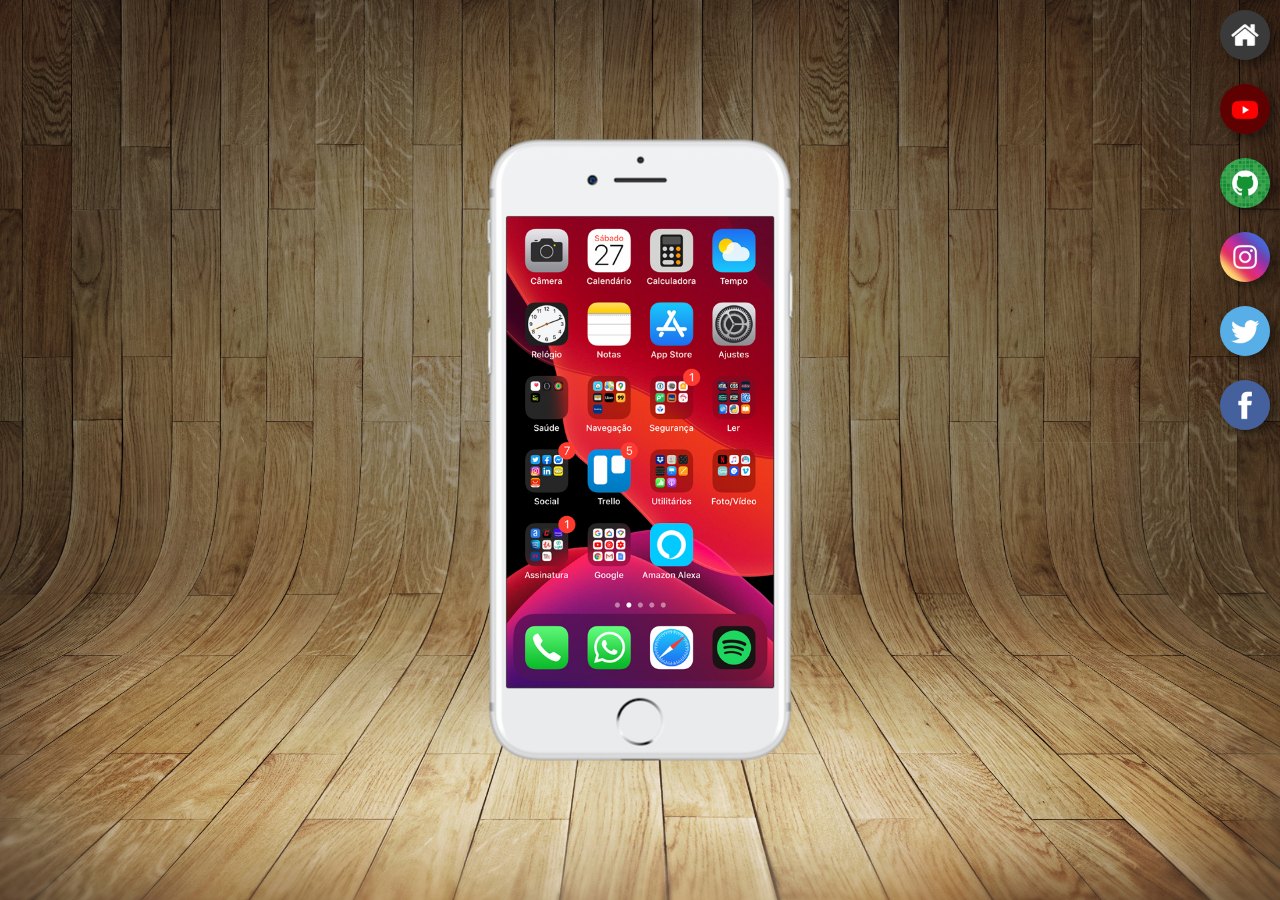
<file: resolução/index.html>
<!DOCTYPE html>
<html lang="pt-br">
<head>
    <meta charset="UTF-8">
    <meta http-equiv="X-UA-Compatible" content="IE=edge">
    <meta name="viewport" content="width=device-width, initial-scale=1.0">
    <link rel="shortcut icon" href="favicon.ico" type="image/x-icon">
    <link rel="stylesheet" href="estilos/style.css">
    <title>Projeto Redes Sociais</title>
</head>
<body>
    <main>
        <section id="telefone">
            <iframe src="paginas/home.html" name="tela" id="tela" frameborder="0">Seu navegador não possui compatibilidade com iframe</iframe>
        </section>
        <section id="redes-sociais">
            <a href="paginas/home.html" target="tela"><img src="imagens/logo-home.jpg" alt="home"></a> <br>
            <a href="paginas/youtube.html" target="tela"><img src="imagens/logo-youtube.jpg" alt="youtube"></a> <br>
            <a href="paginas/github.html" target="tela"><img src="imagens/logo-github.jpg" alt="github"></a> <br>
            <a href="paginas/instagram.html" target="tela"><img src="imagens/logo-instagram.jpg" alt="instagram"></a> <br>
            <a href="paginas/twitter.html" target="tela"><img src="imagens/logo-twitter.jpg" alt="twitter"></a> <br>
            <a href="paginas/facebook.html" target="tela"><img src="imagens/logo-facebook.jpg" alt="facebook"></a>
        </section>
    </main>
</body>
</html>
</file>
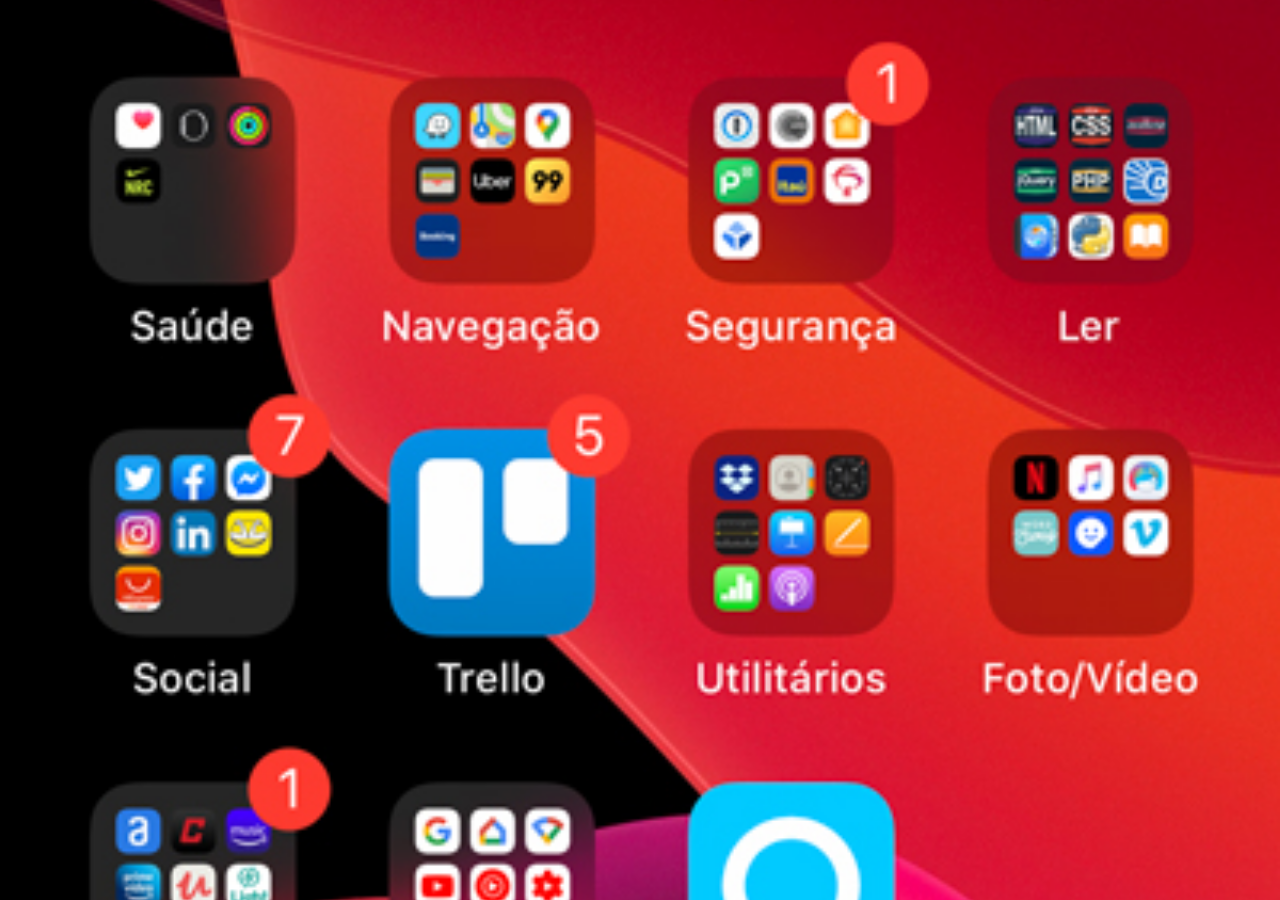
<file: paginas/home.html>
<!DOCTYPE html>
<html lang="pt-br">
<head>
    <meta charset="UTF-8">
    <meta http-equiv="X-UA-Compatible" content="IE=edge">
    <meta name="viewport" content="width=device-width, initial-scale=1.0">
    <title>Home Page</title>
    <link rel="stylesheet" href="../estilos/home.css">
</head>
<body>
    
</body>
</html>
</file>
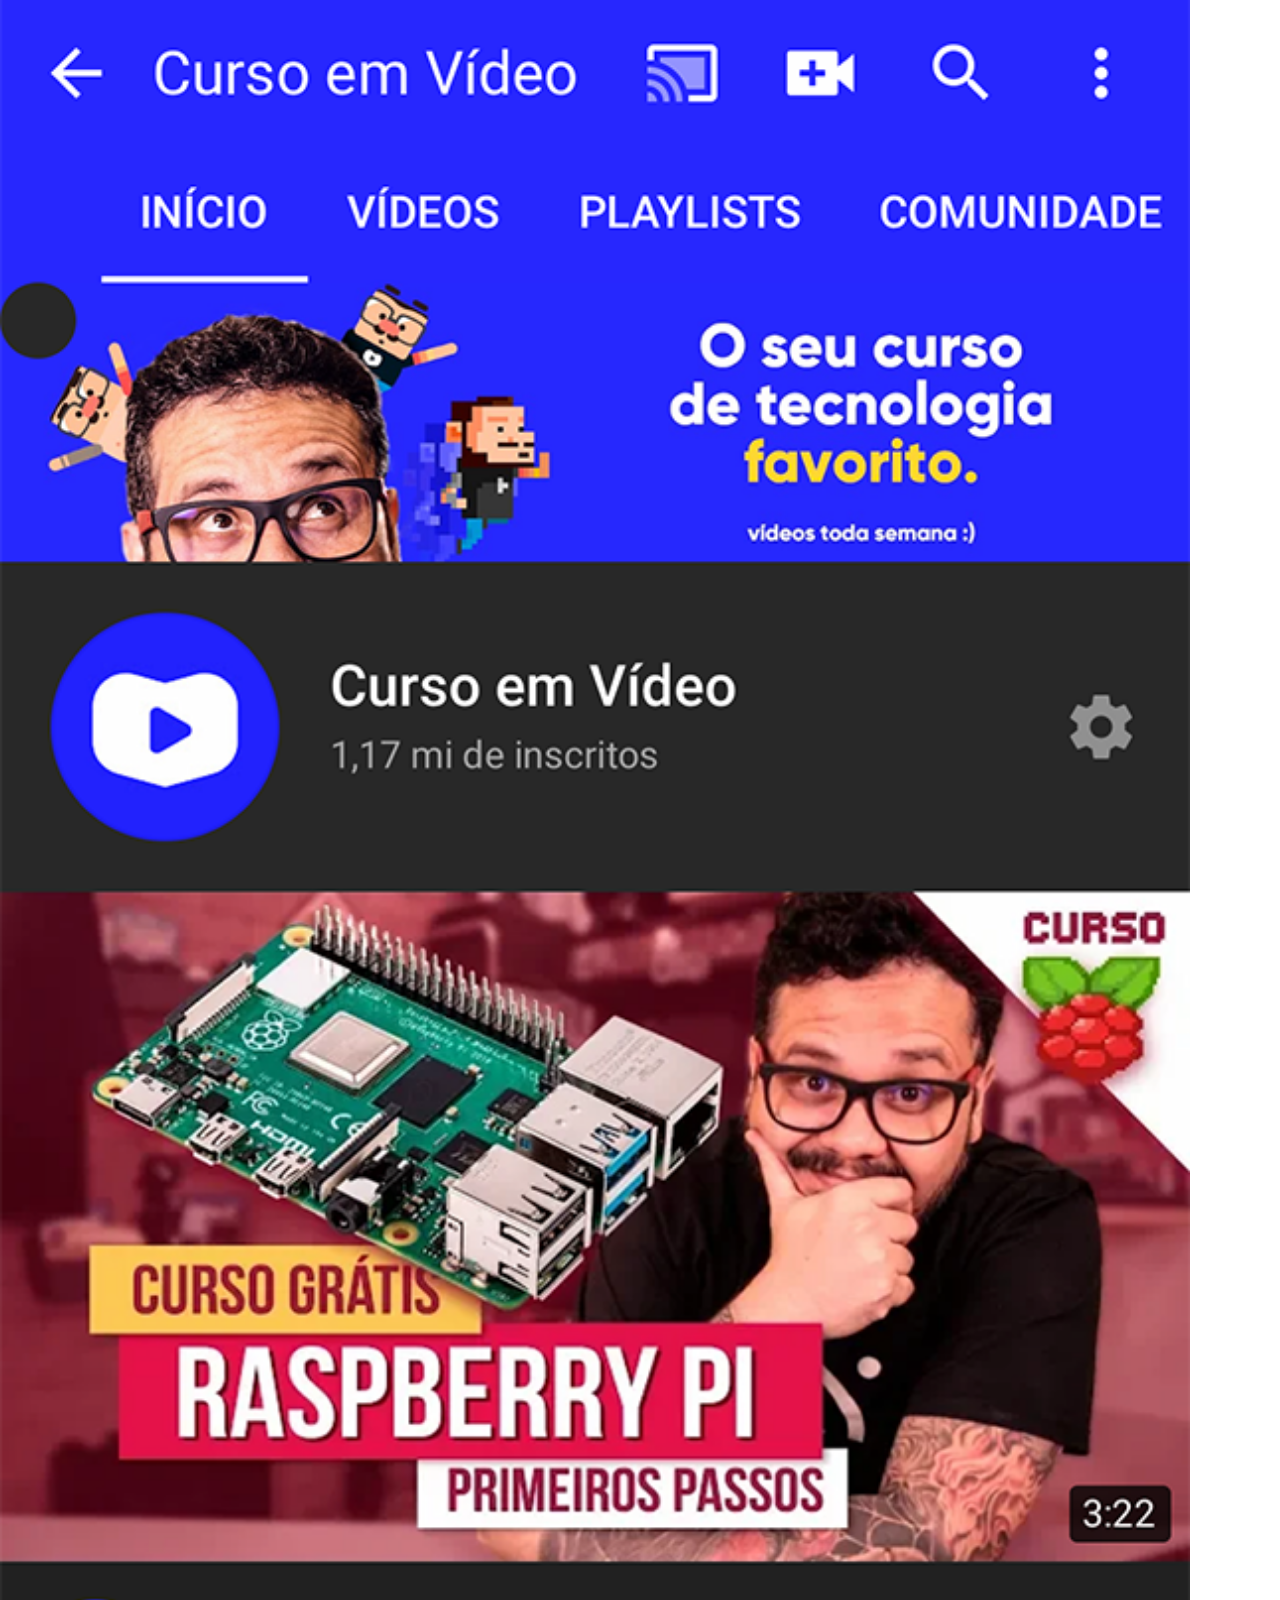
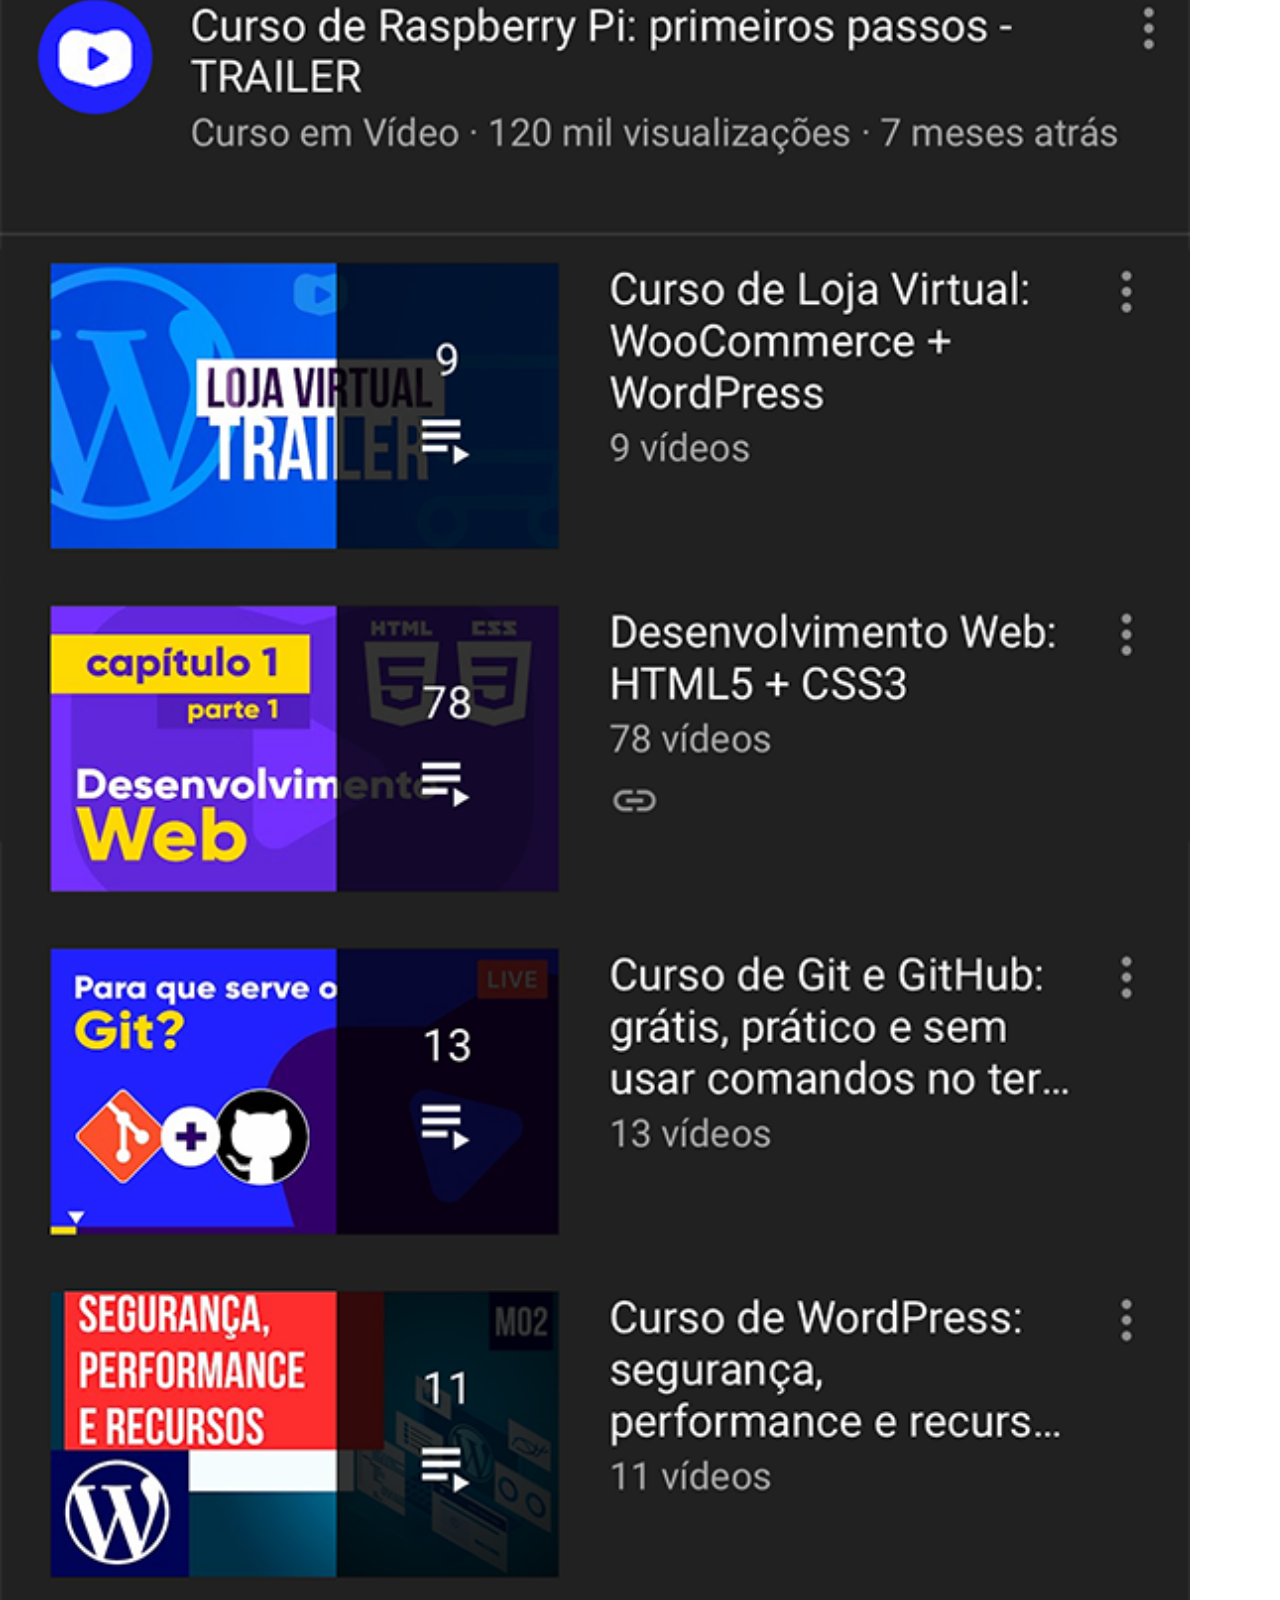
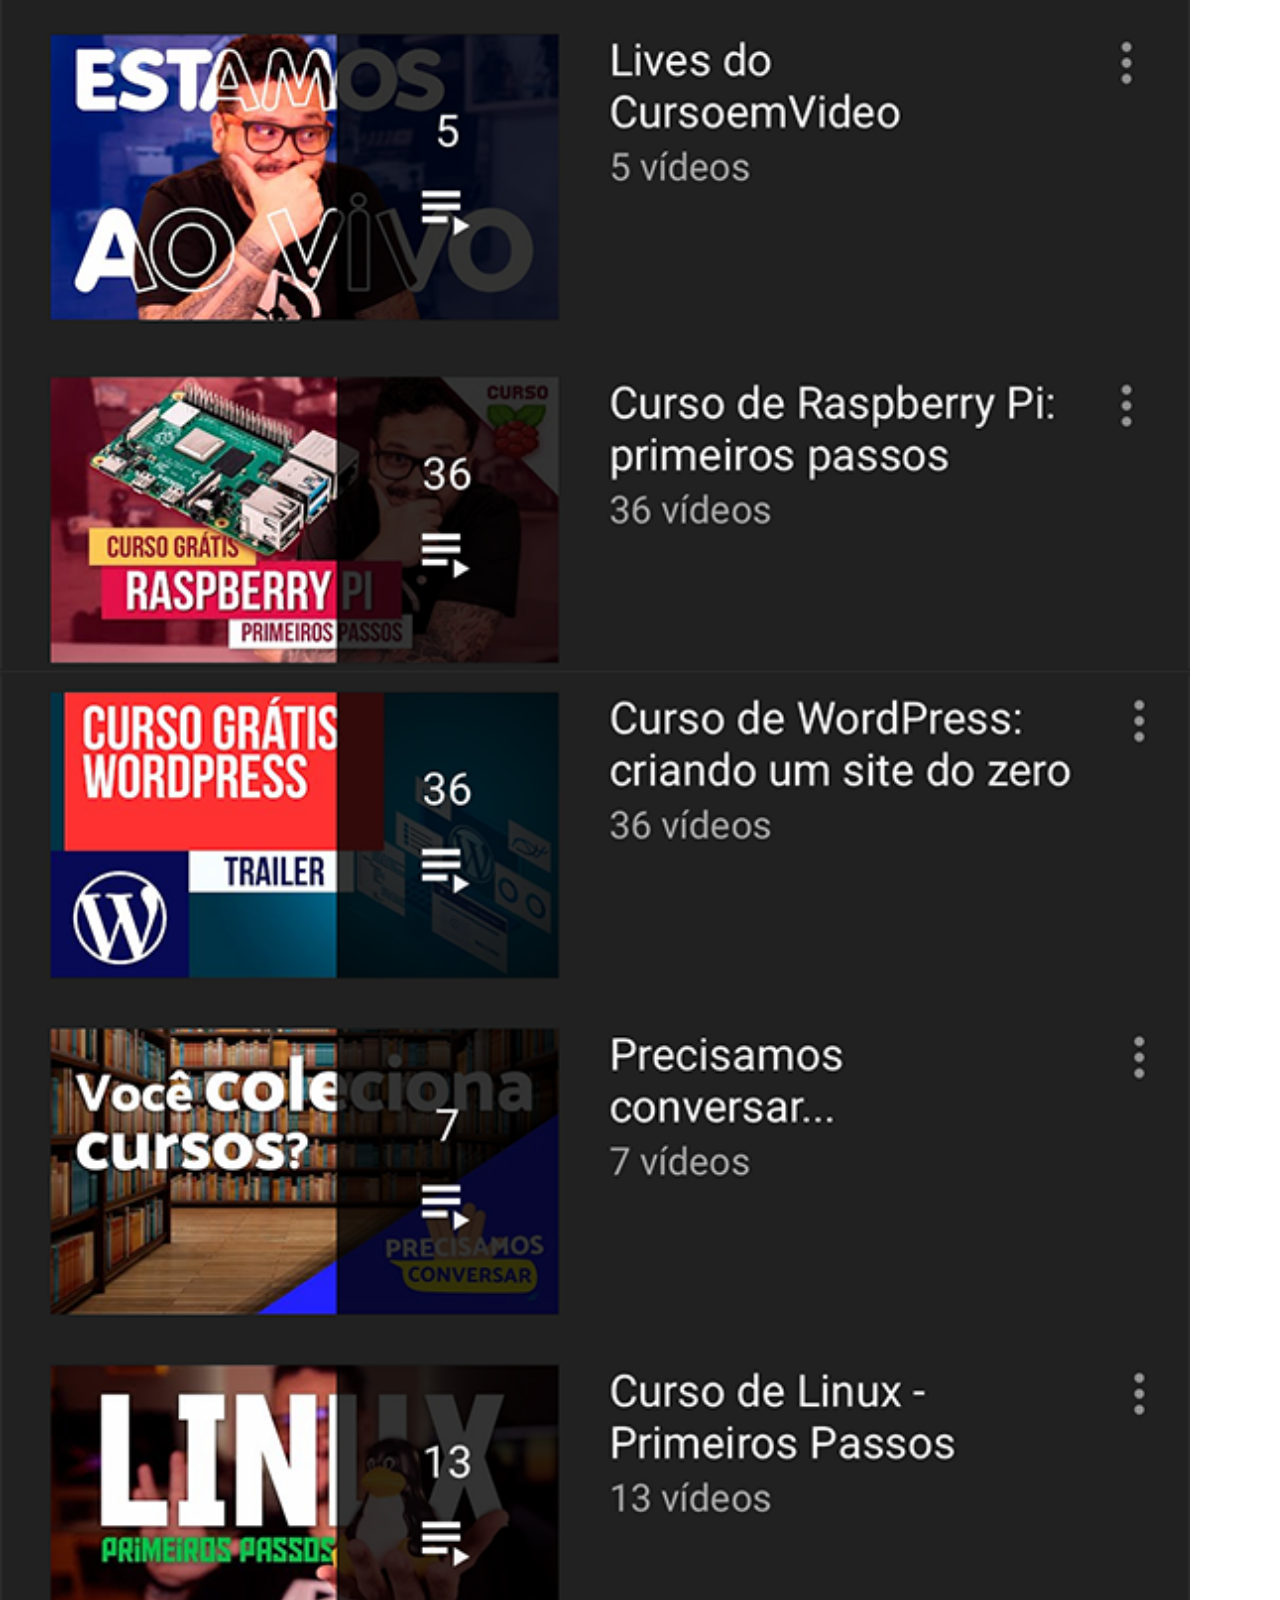
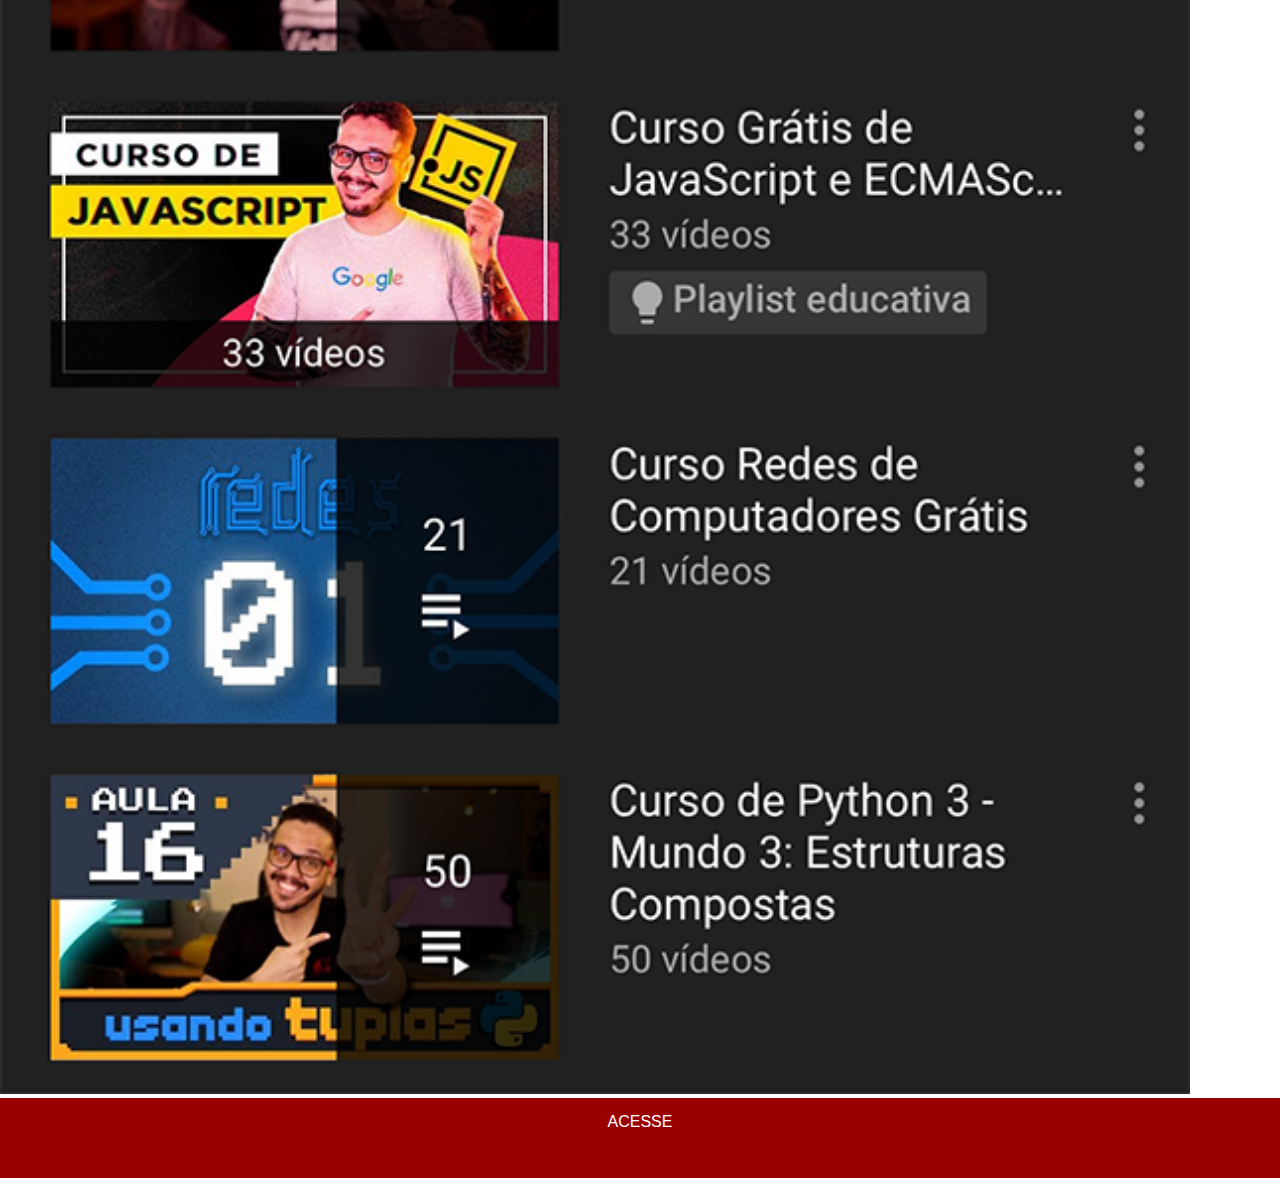
<file: paginas/youtube.html>
<!DOCTYPE html>
<html lang="pt-br">
<head>
    <meta charset="UTF-8">
    <meta http-equiv="X-UA-Compatible" content="IE=edge">
    <meta name="viewport" content="width=device-width, initial-scale=1.0">
    <title>Youtube</title>
    <link rel="stylesheet" href="../estilos/youtube.css">
</head>
<body>
    <img src="../imagens/tela-youtube.png" alt="youtube">
    <footer>
        <a href="https://www.youtube.com/cursoemvideo" target="_blank" rel="external">ACESSE</a>
    </footer>
</body>
</html>
</file>
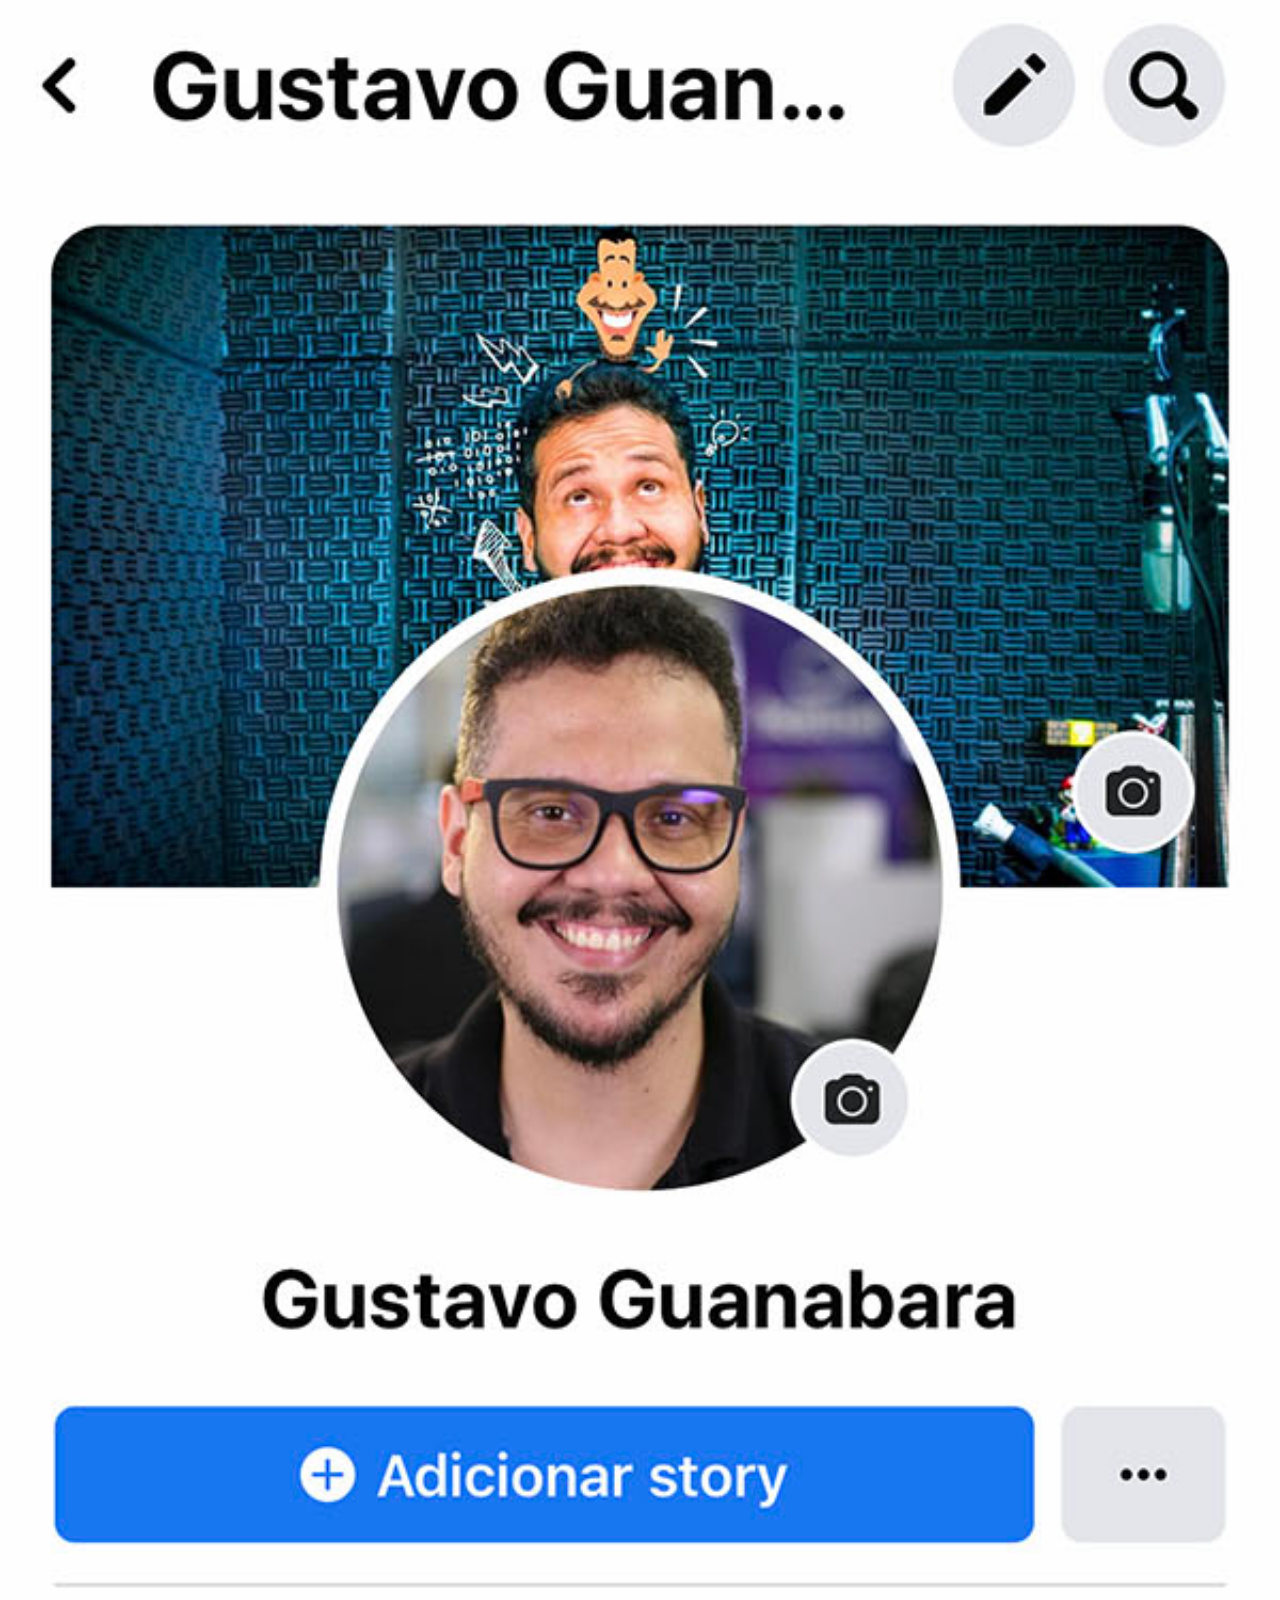
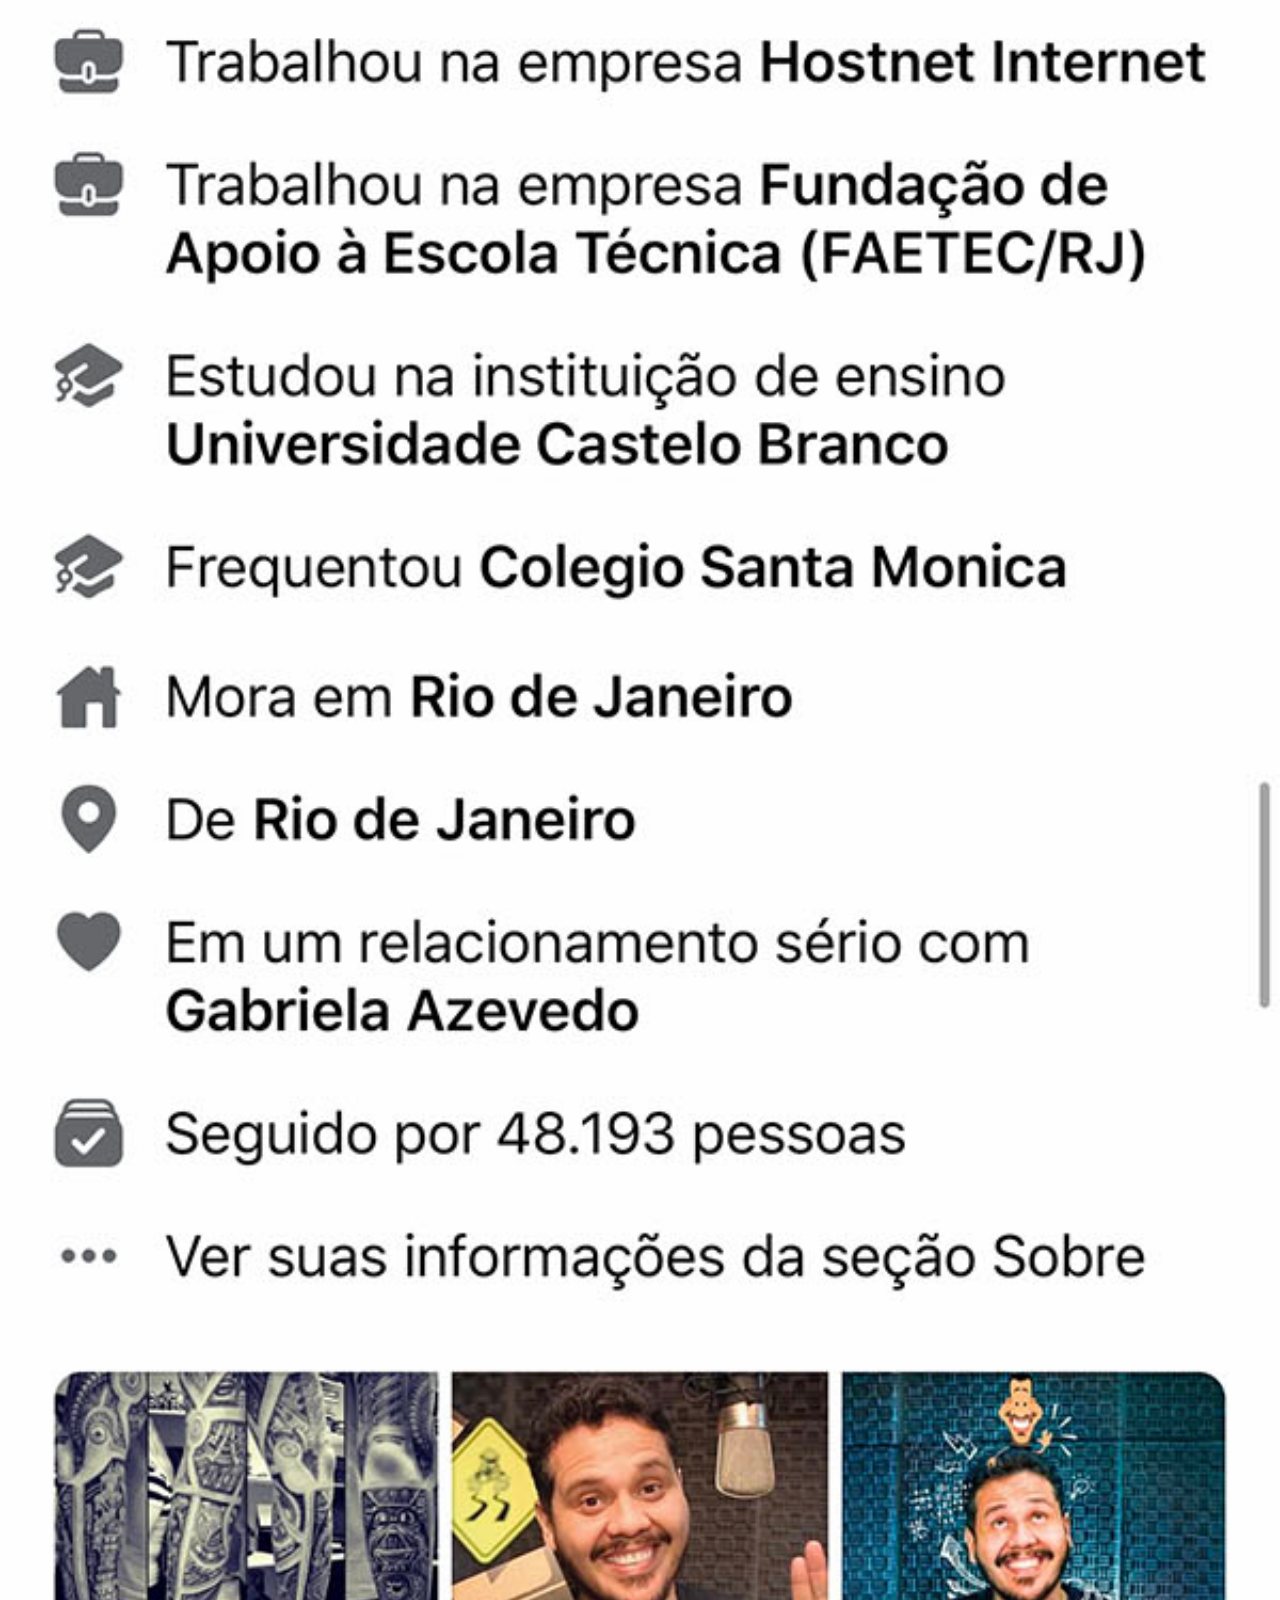
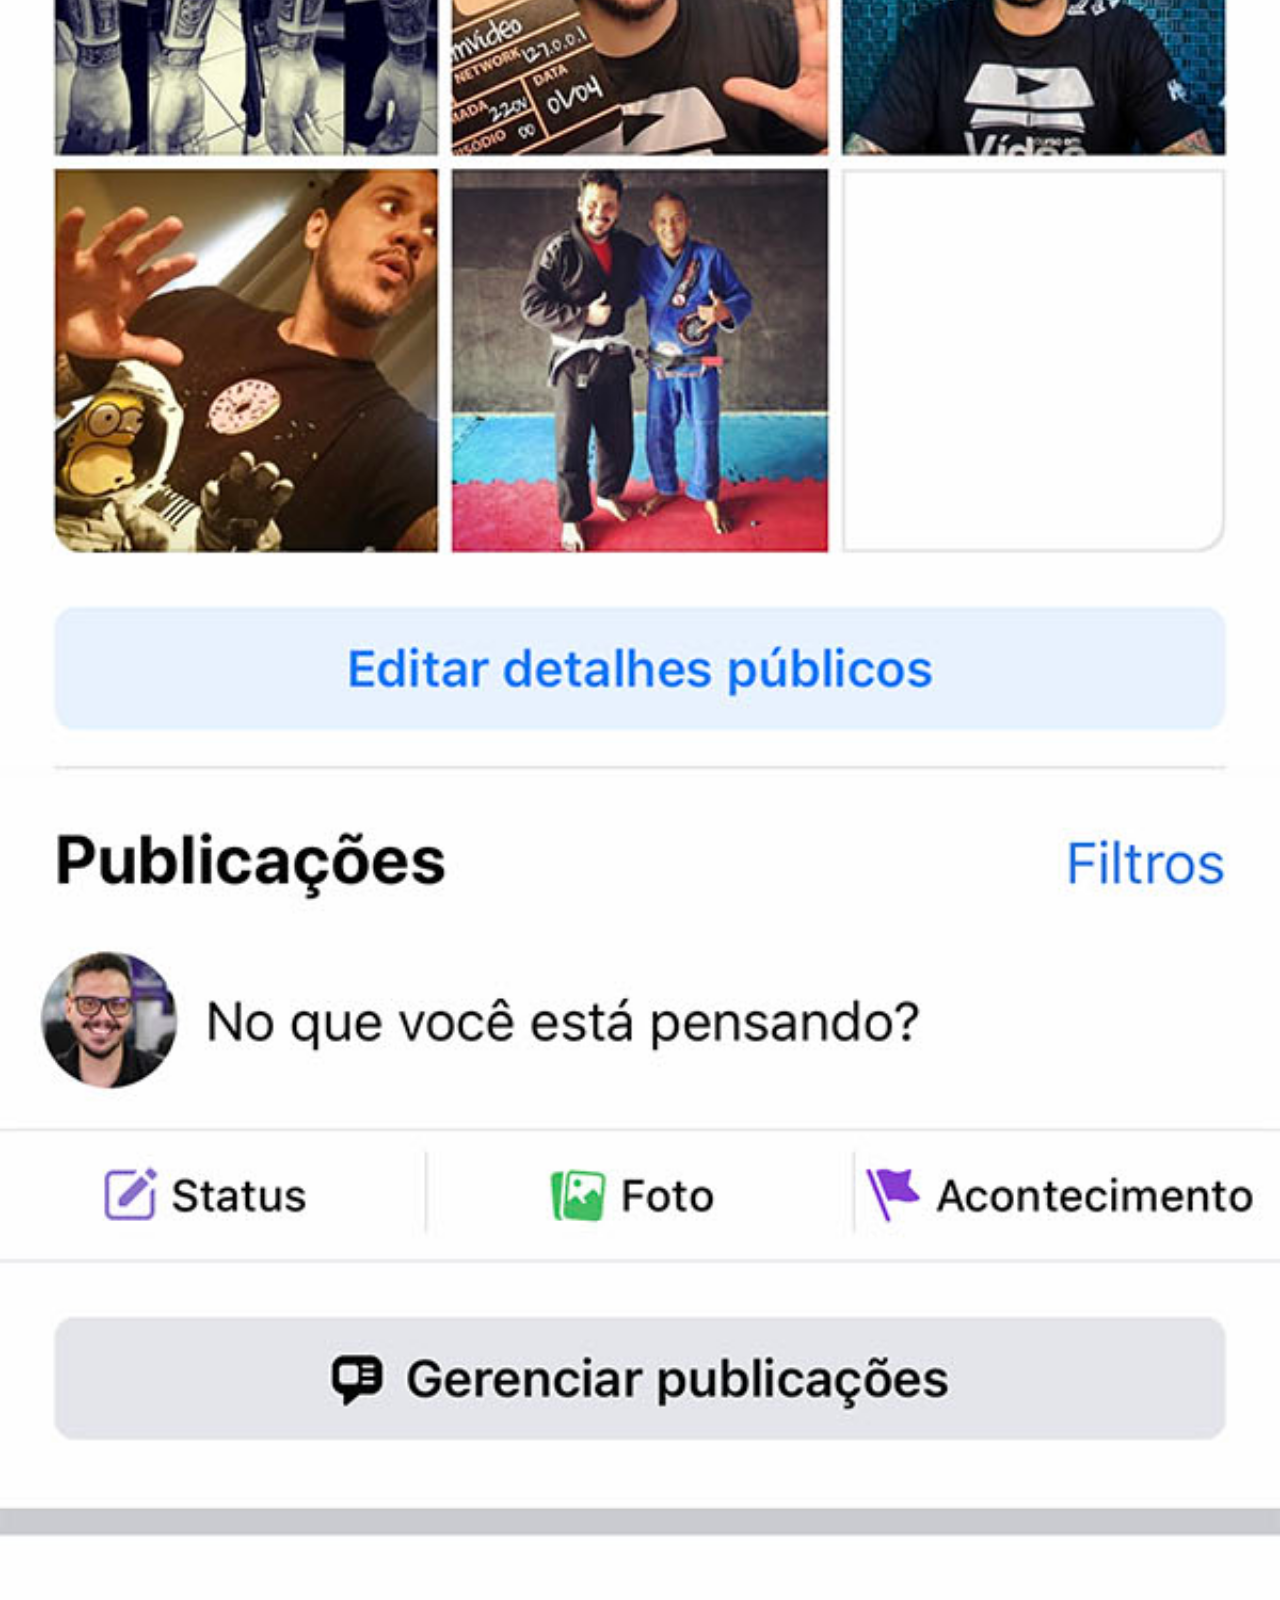
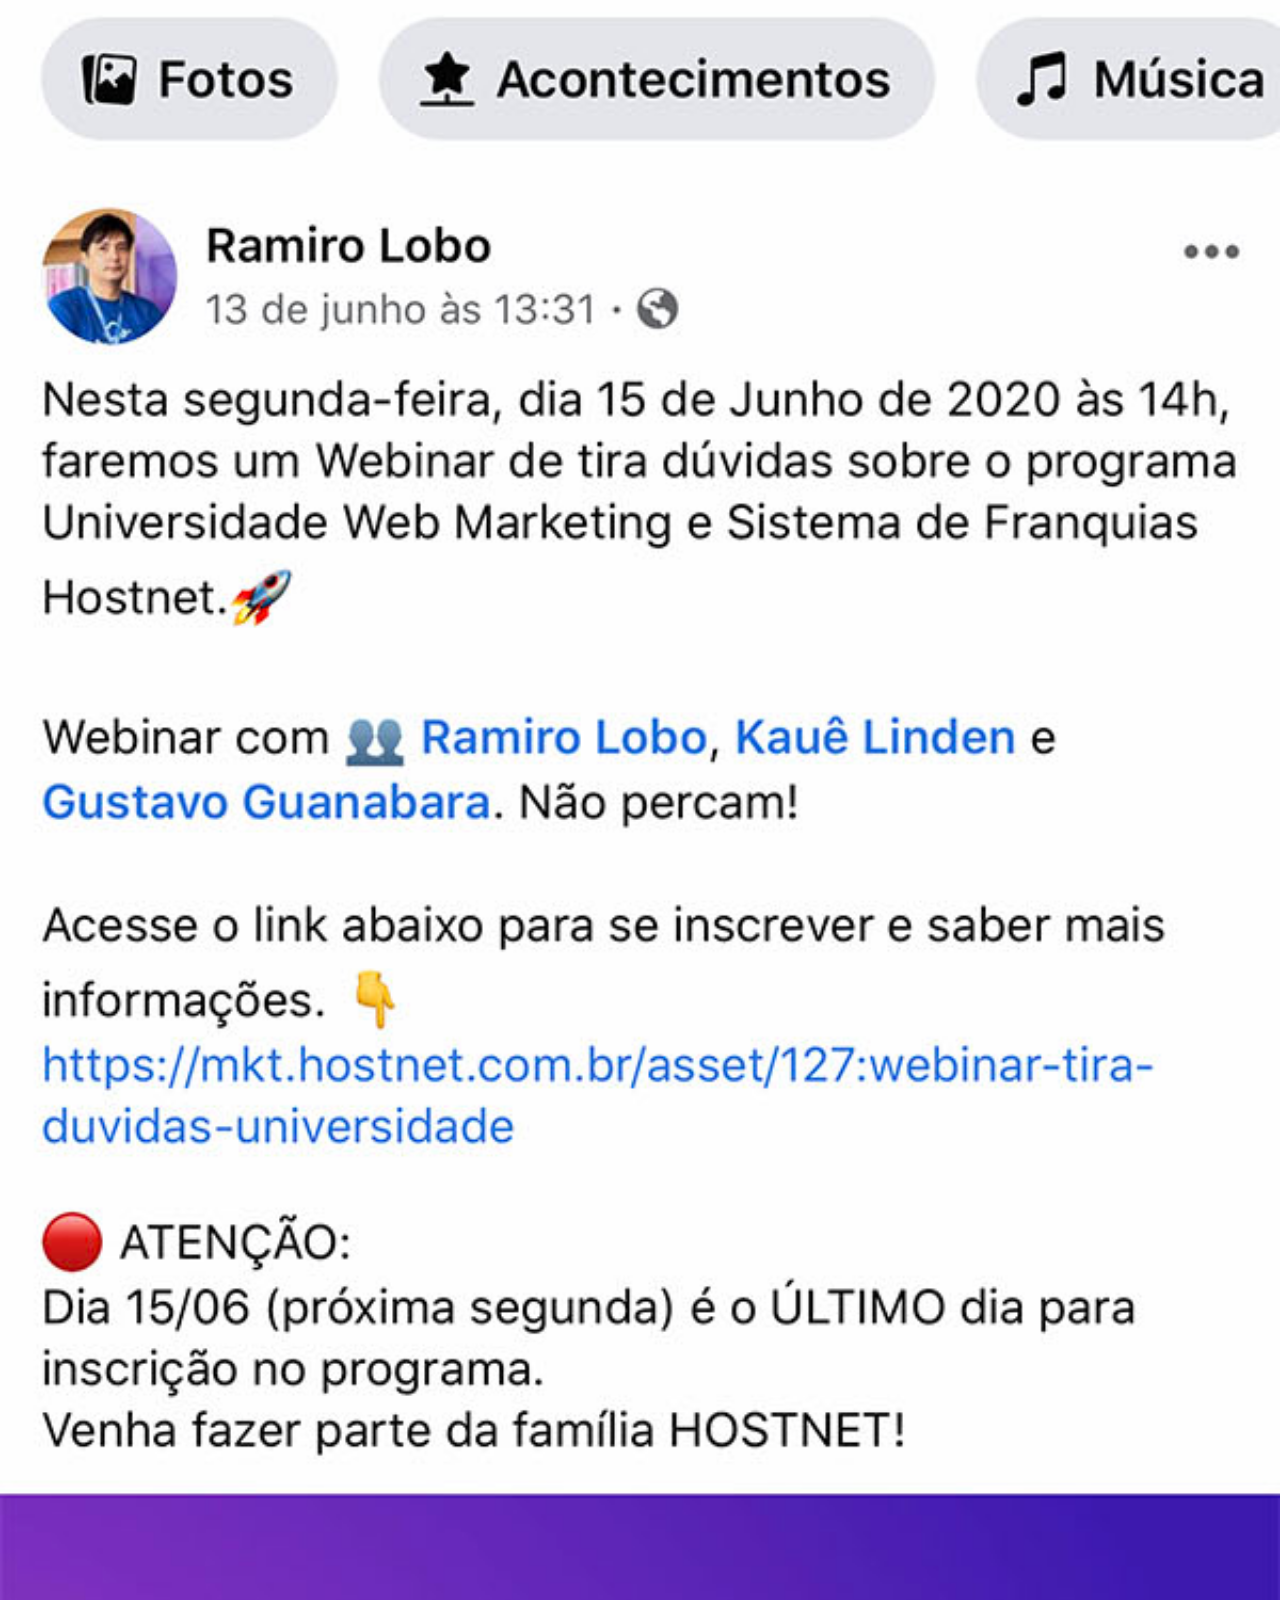
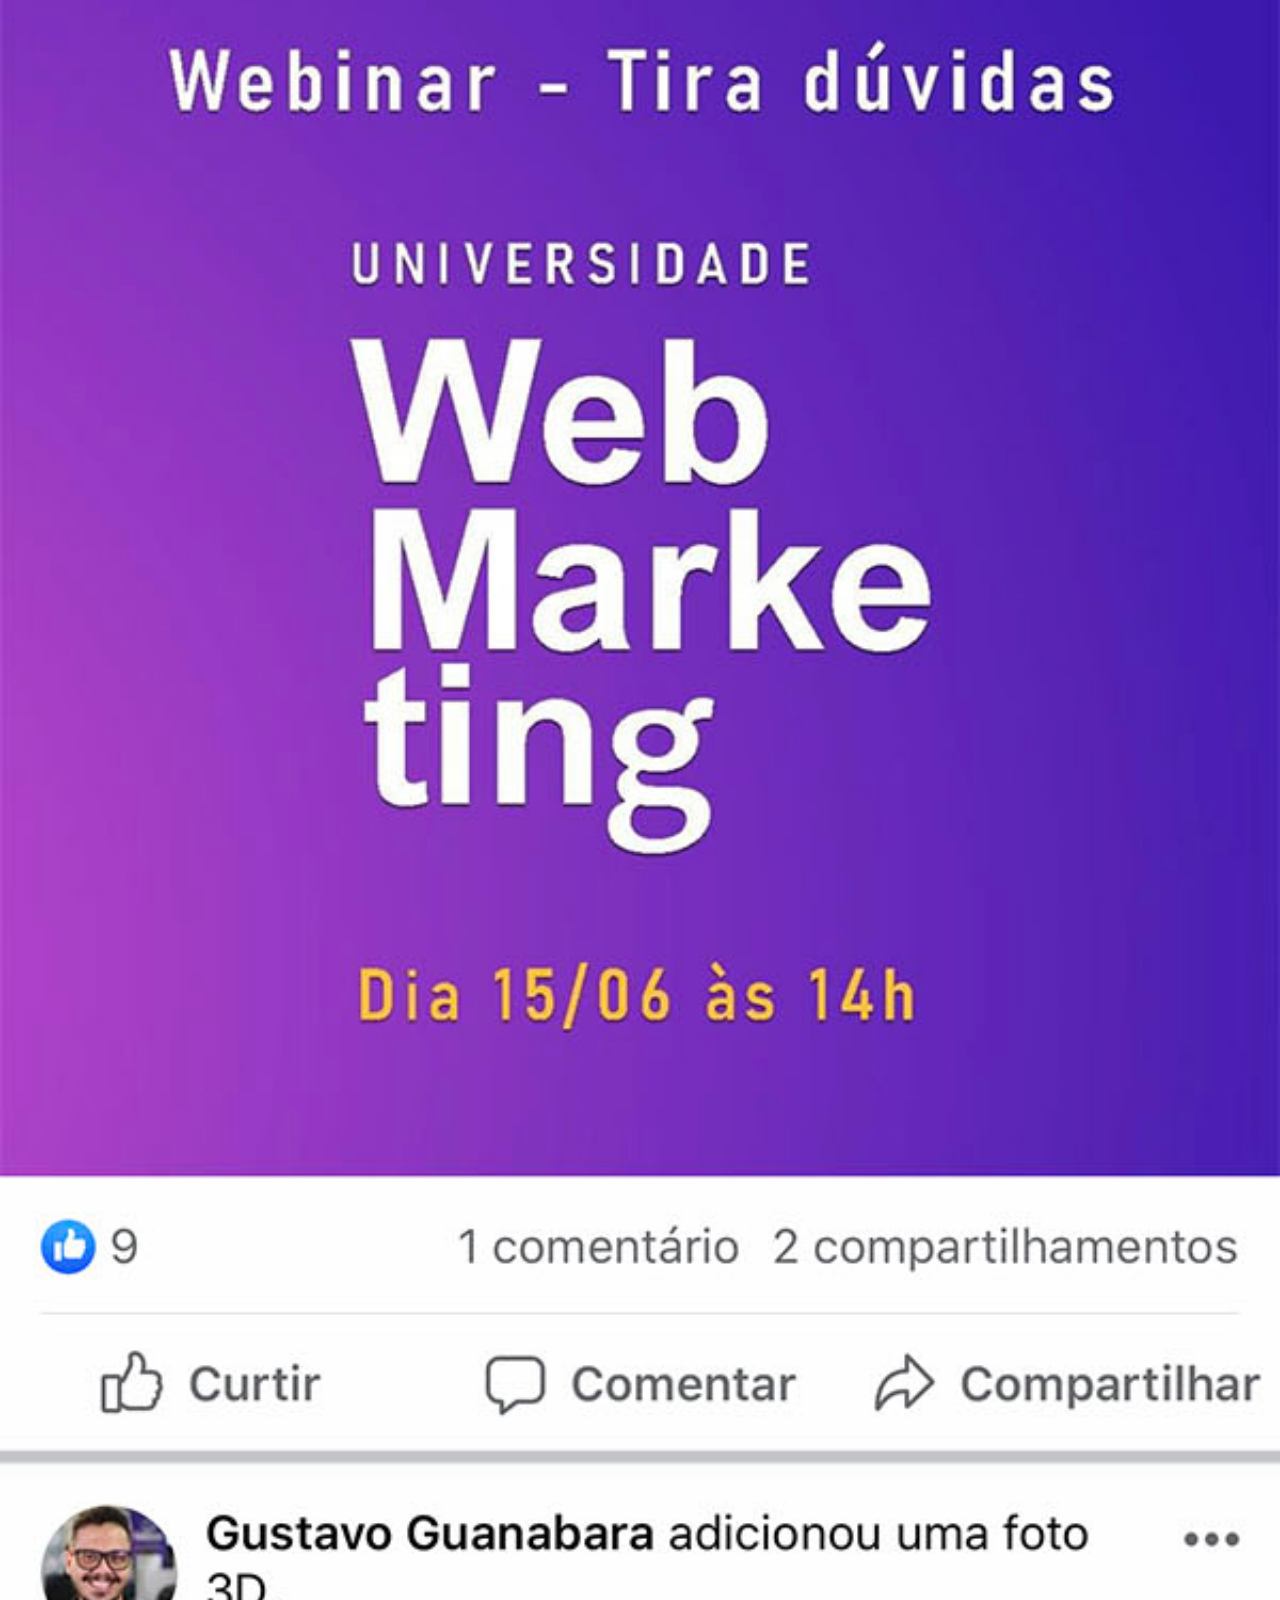
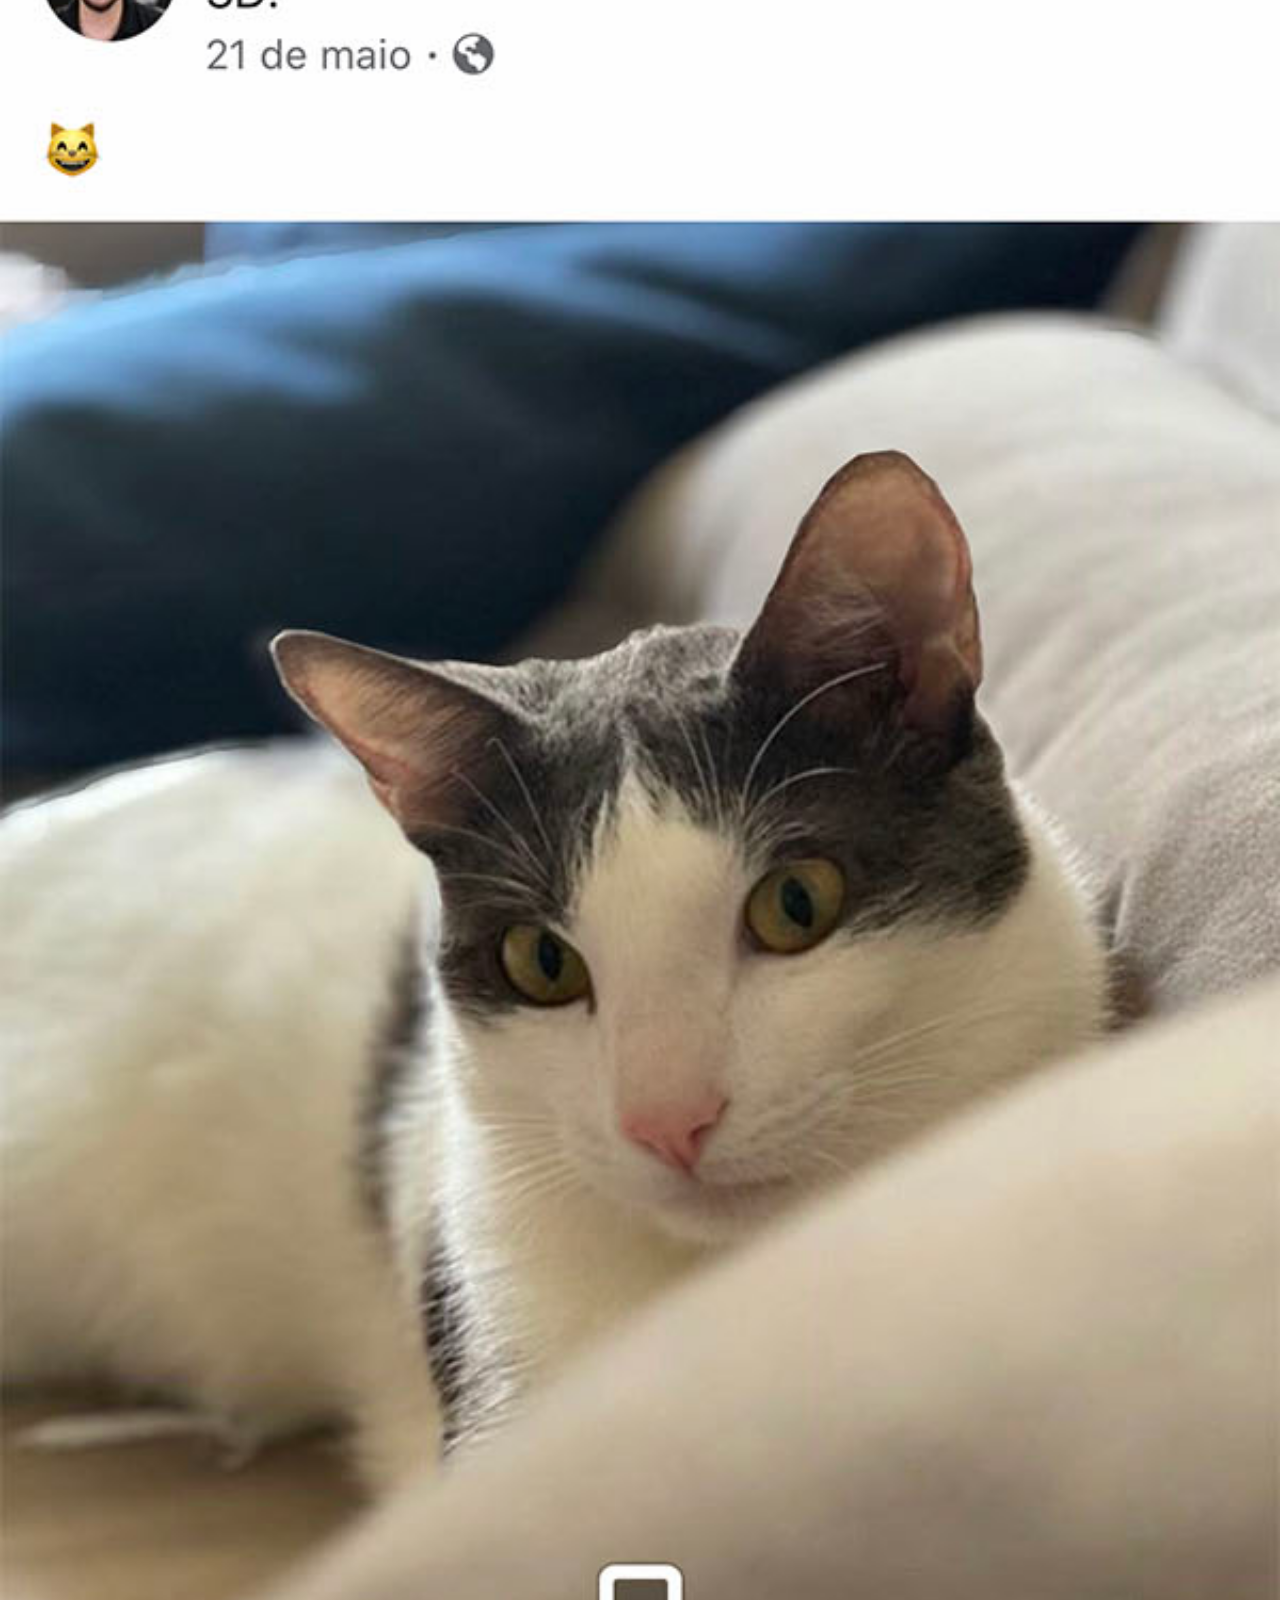
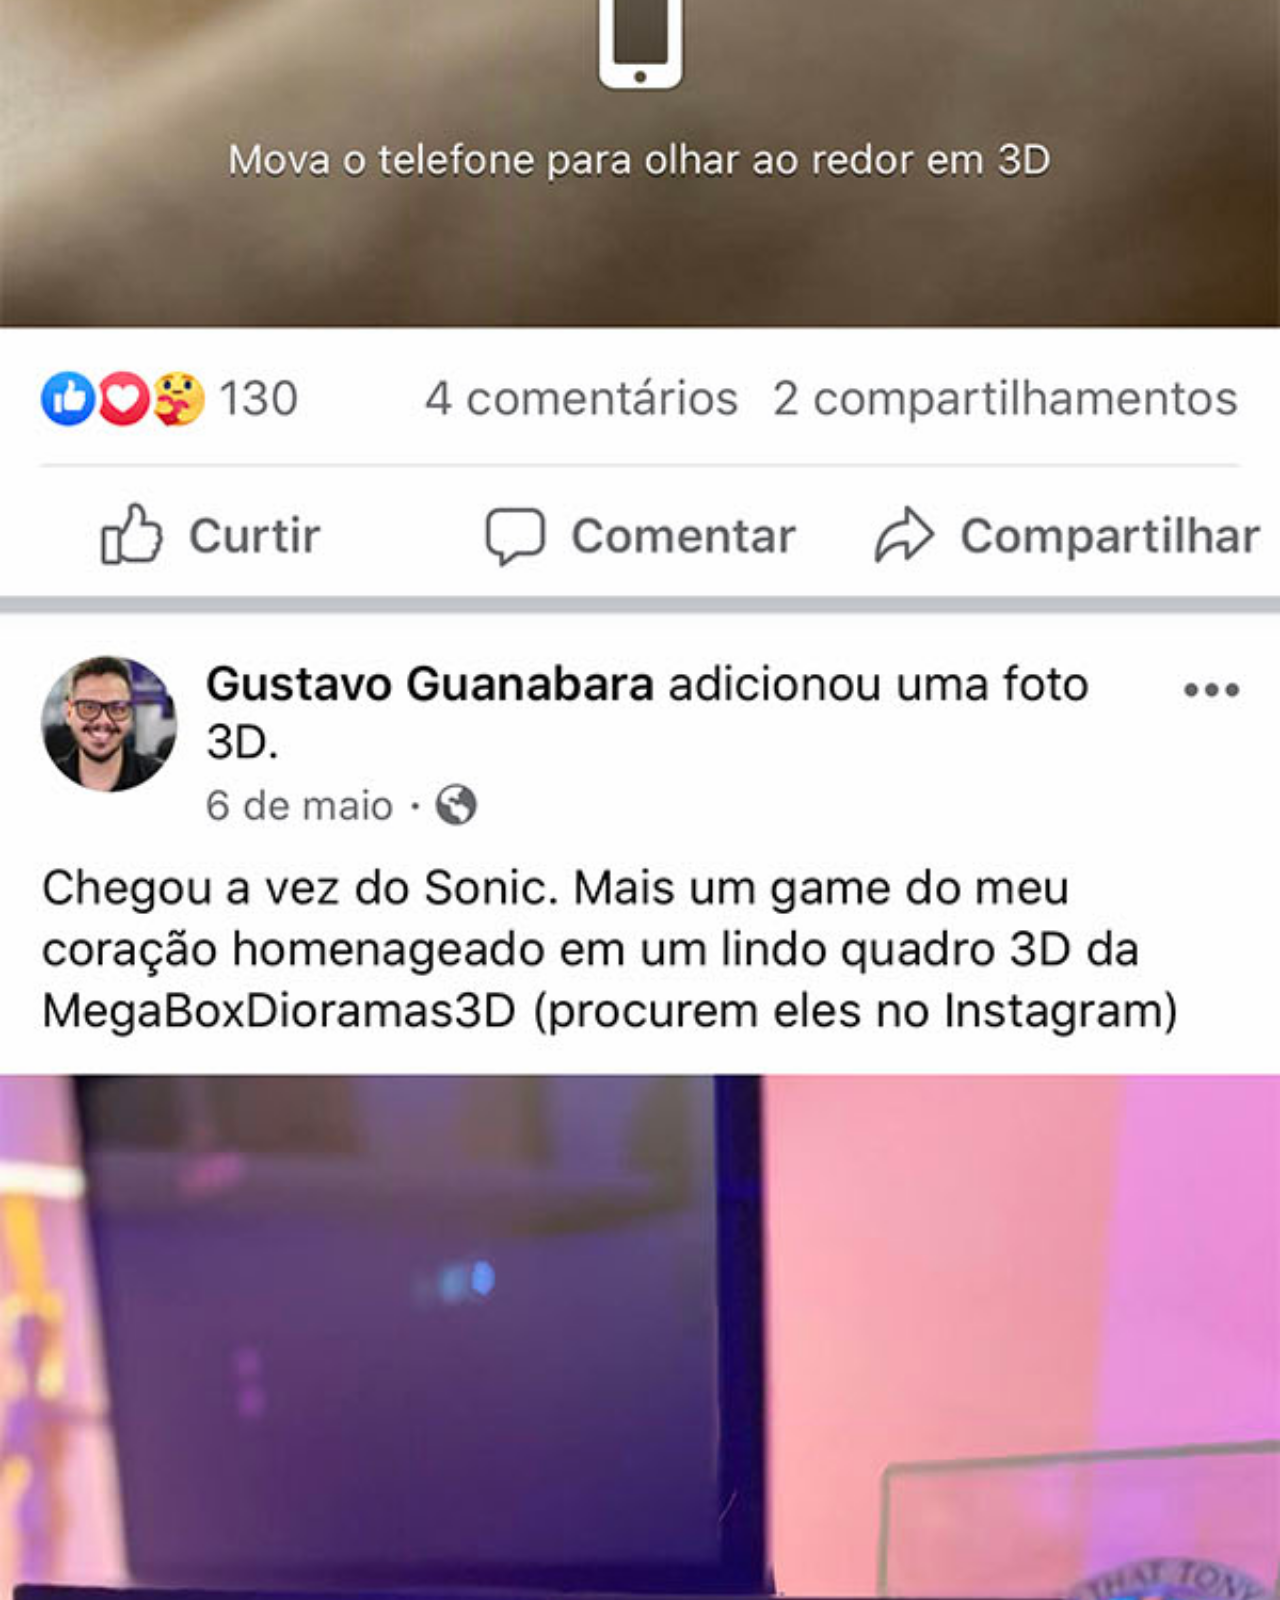
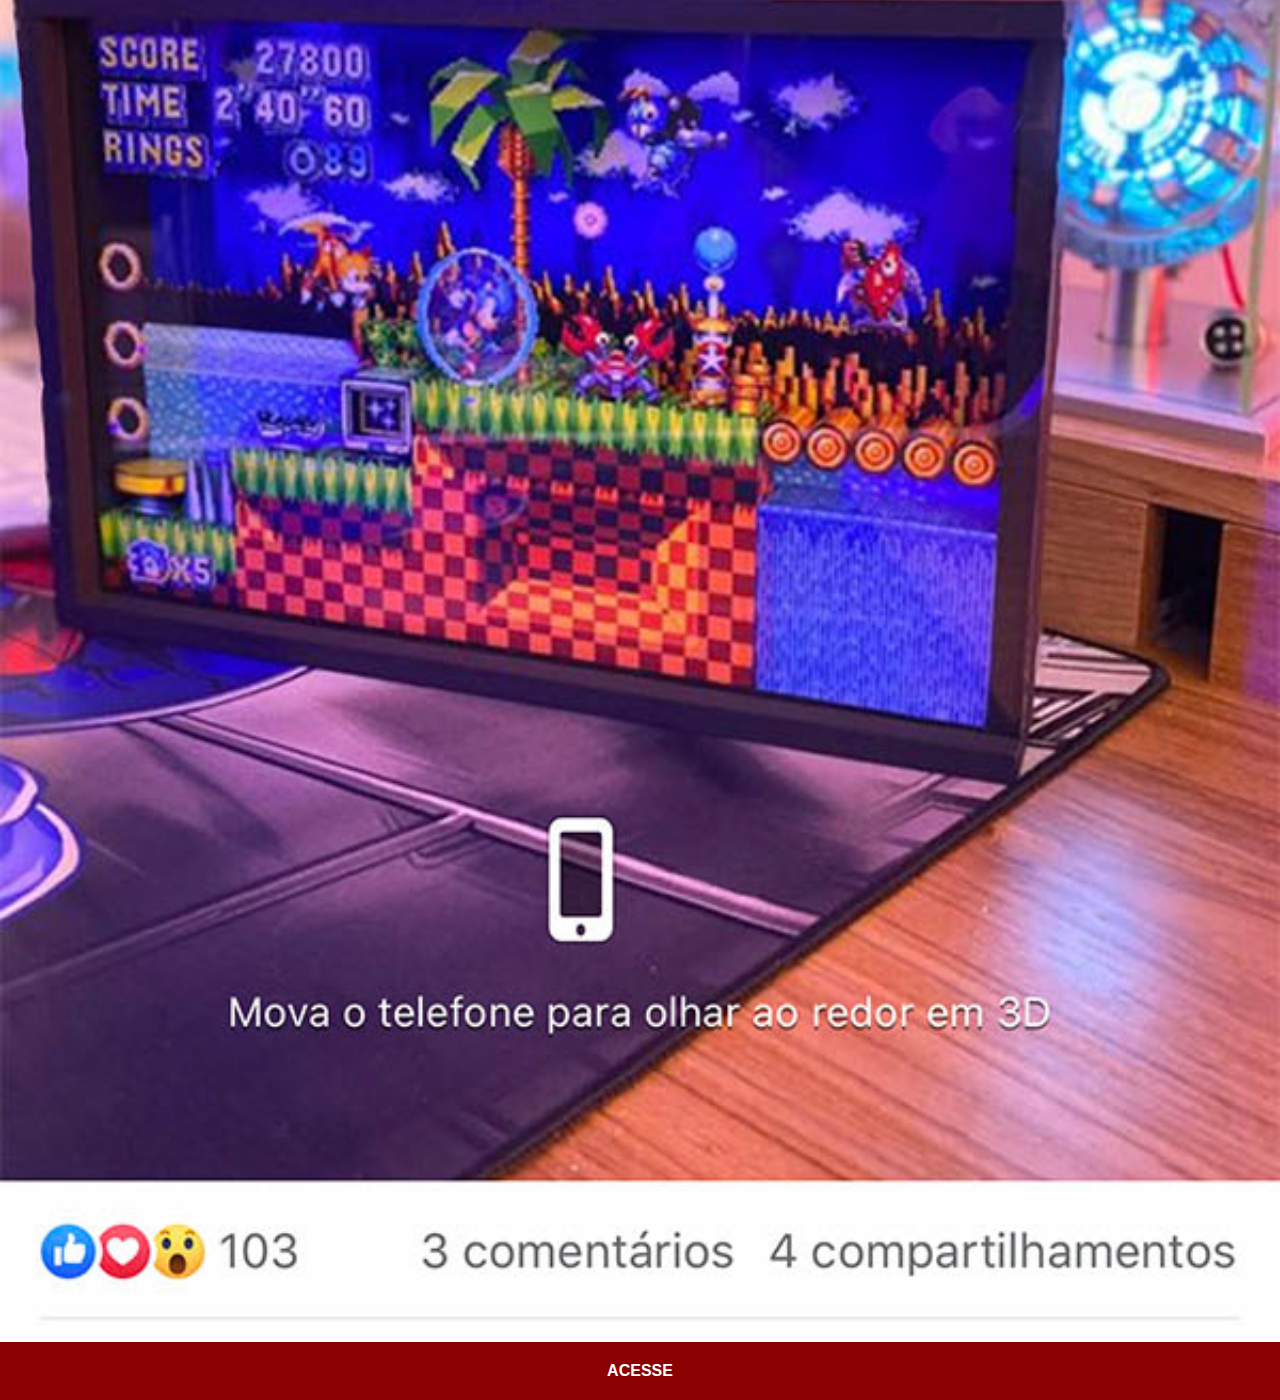
<file: resolução/paginas/facebook.html>
<!DOCTYPE html>
<html lang="pt-br">
<head>
    <meta charset="UTF-8">
    <meta http-equiv="X-UA-Compatible" content="IE=edge">
    <meta name="viewport" content="width=device-width, initial-scale=1.0">
    <title>Facebook</title>
    <link rel="stylesheet" href="../estilos/social.css">
</head>
<body>
    <img src="../imagens/tela-facebook.jpg" alt="Facebook">
    <a href="https://www.facebook.com/gustavoguanabara" target="_blank">ACESSE</a>  
</body>
</html>
</file>
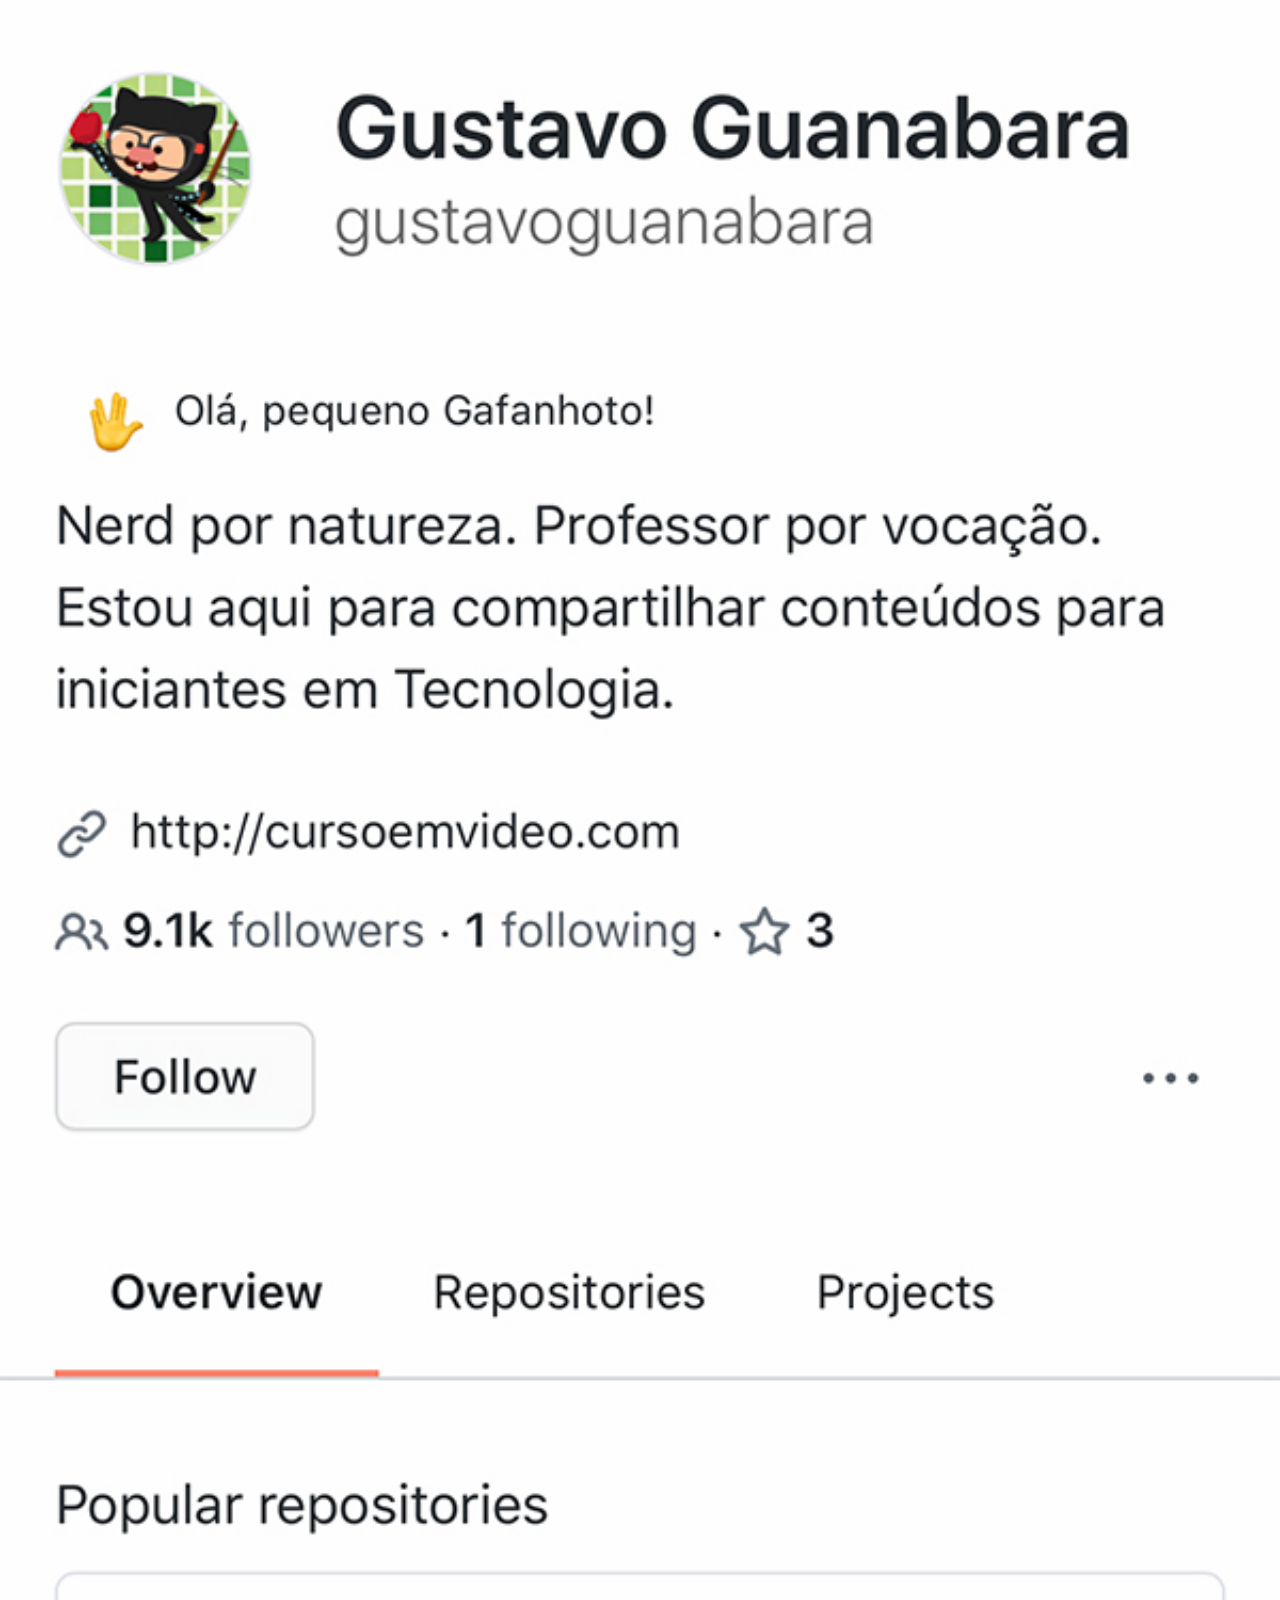
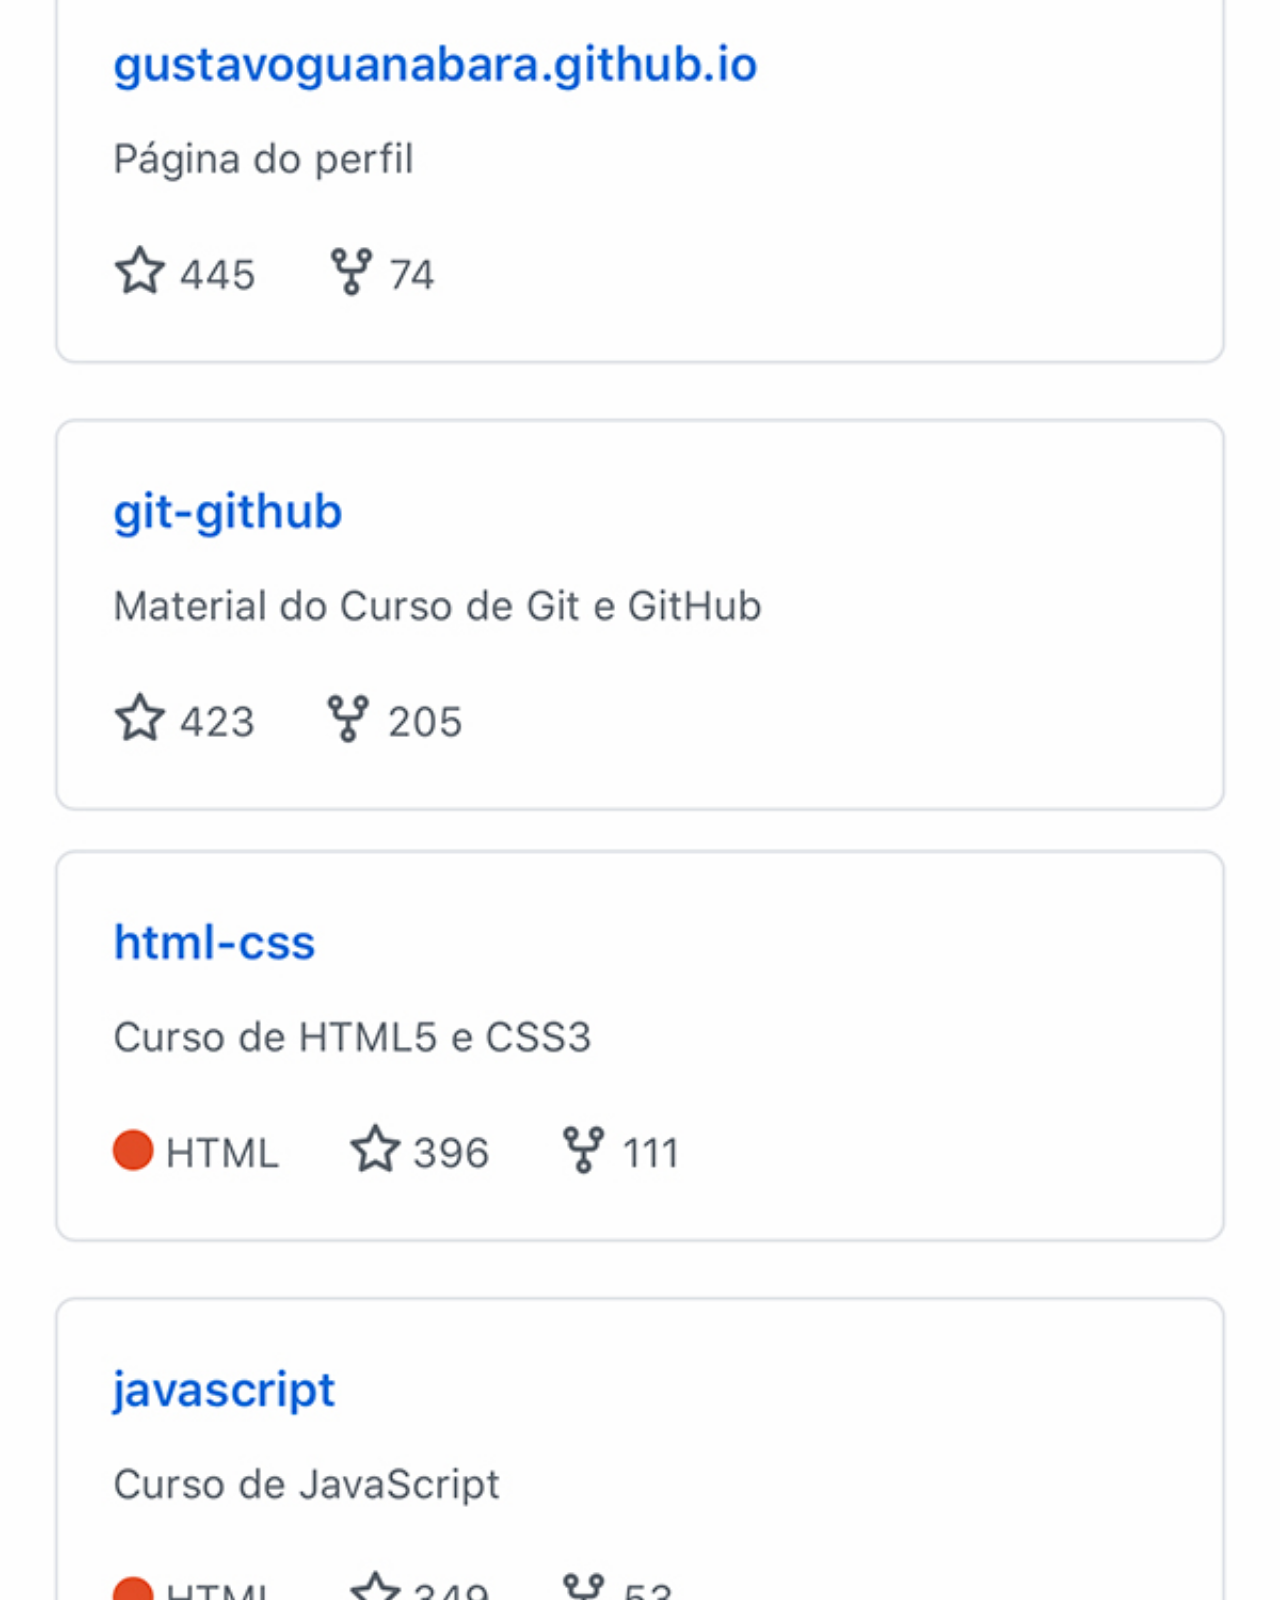
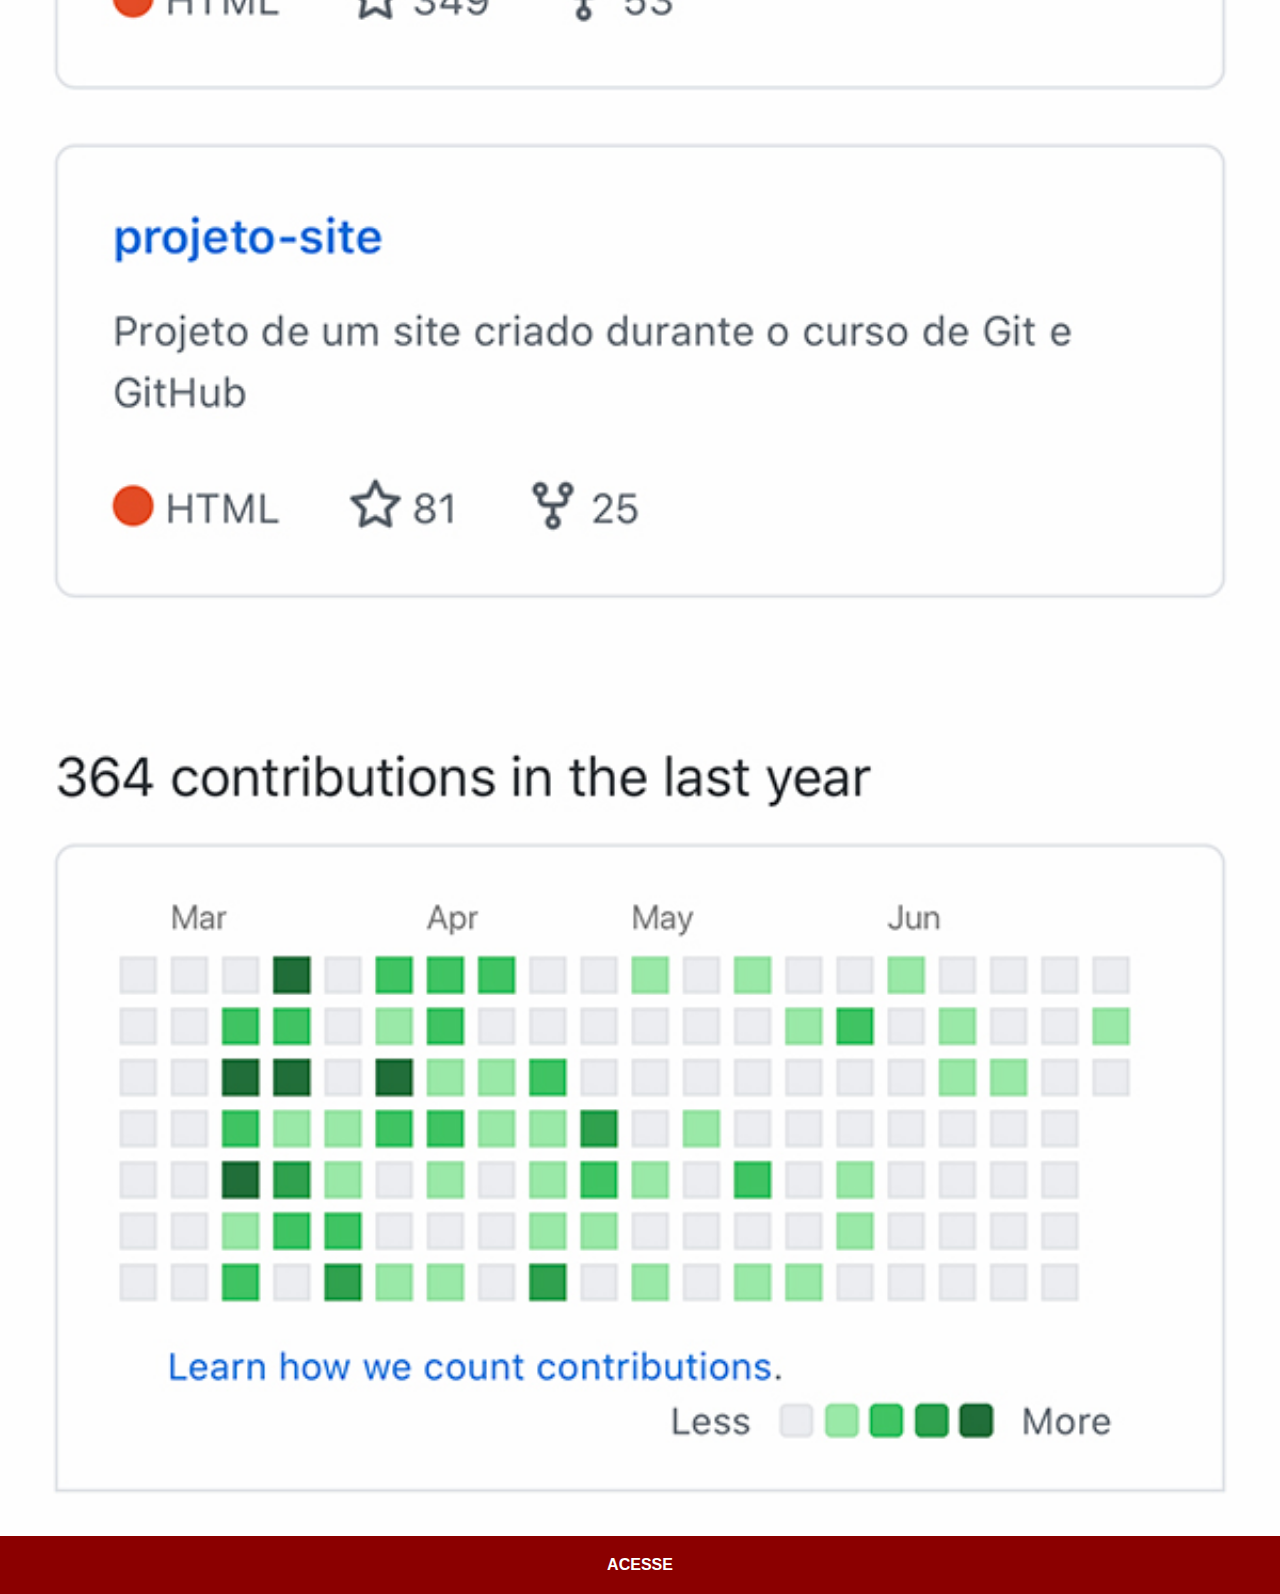
<file: resolução/paginas/github.html>
<!DOCTYPE html>
<html lang="pt-br">
<head>
    <meta charset="UTF-8">
    <meta http-equiv="X-UA-Compatible" content="IE=edge">
    <meta name="viewport" content="width=device-width, initial-scale=1.0">
    <title>Github</title>
    <link rel="stylesheet" href="../estilos/social.css">
</head>
<body>
    <img src="../imagens/tela-github.jpg" alt="Github">
    <a href="https://github.com/gustavoguanabara/" target="_blank">ACESSE</a>  
</body>
</html>
</file>
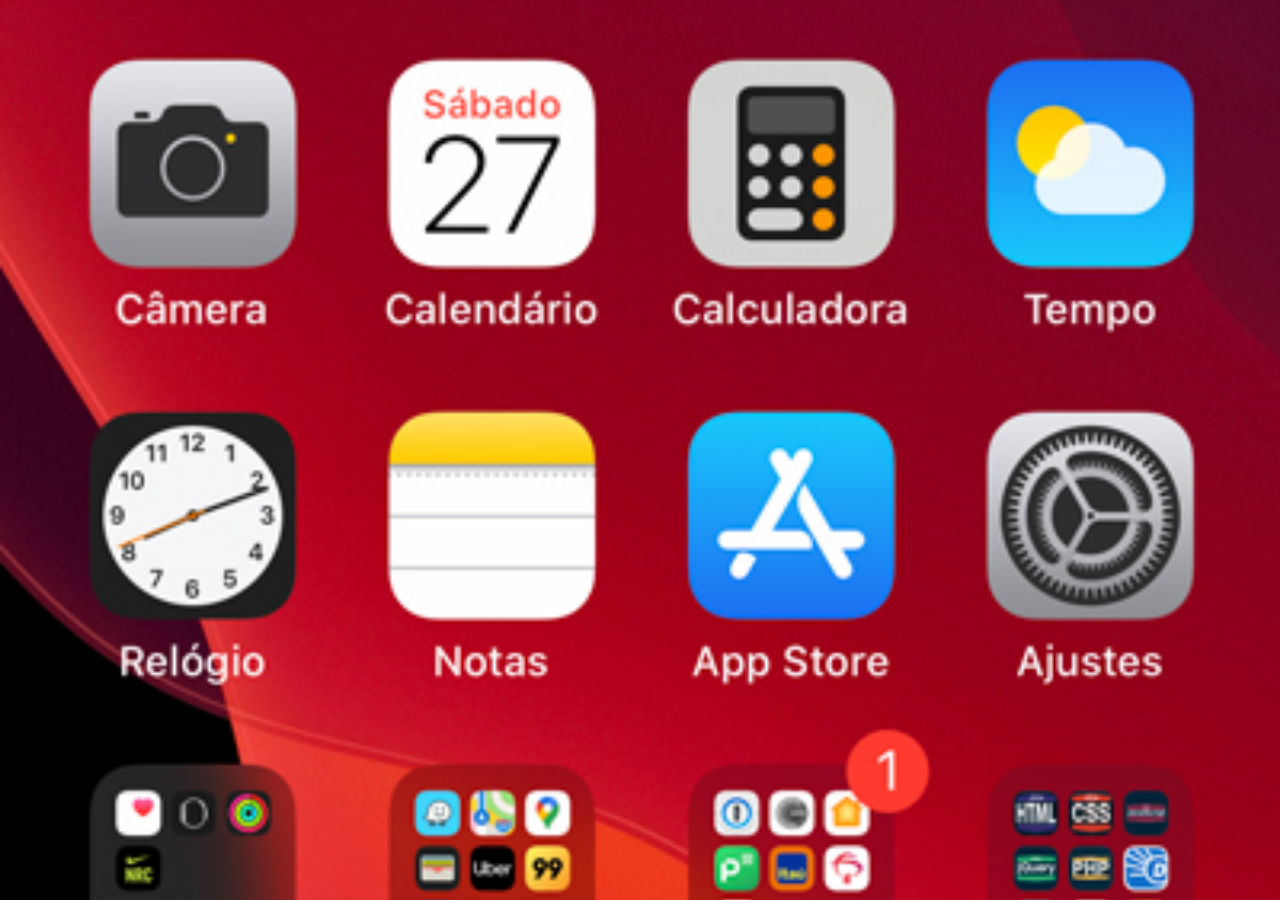
<file: resolução/paginas/home.html>
<!DOCTYPE html>
<html lang="pt-br">
<head>
    <meta charset="UTF-8">
    <meta http-equiv="X-UA-Compatible" content="IE=edge">
    <meta name="viewport" content="width=device-width, initial-scale=1.0">
    <title>Home</title>
    <style>
        *{
            margin: 0px;
            padding: 0px;
        }

        body{
            height: 100vh;
            width: 100vw;
            background: black url('../imagens/tela-home.jpg') no-repeat top center;
            background-size: cover;
        }
    </style>
</head>
<body>
    
</body>
</html>
</file>
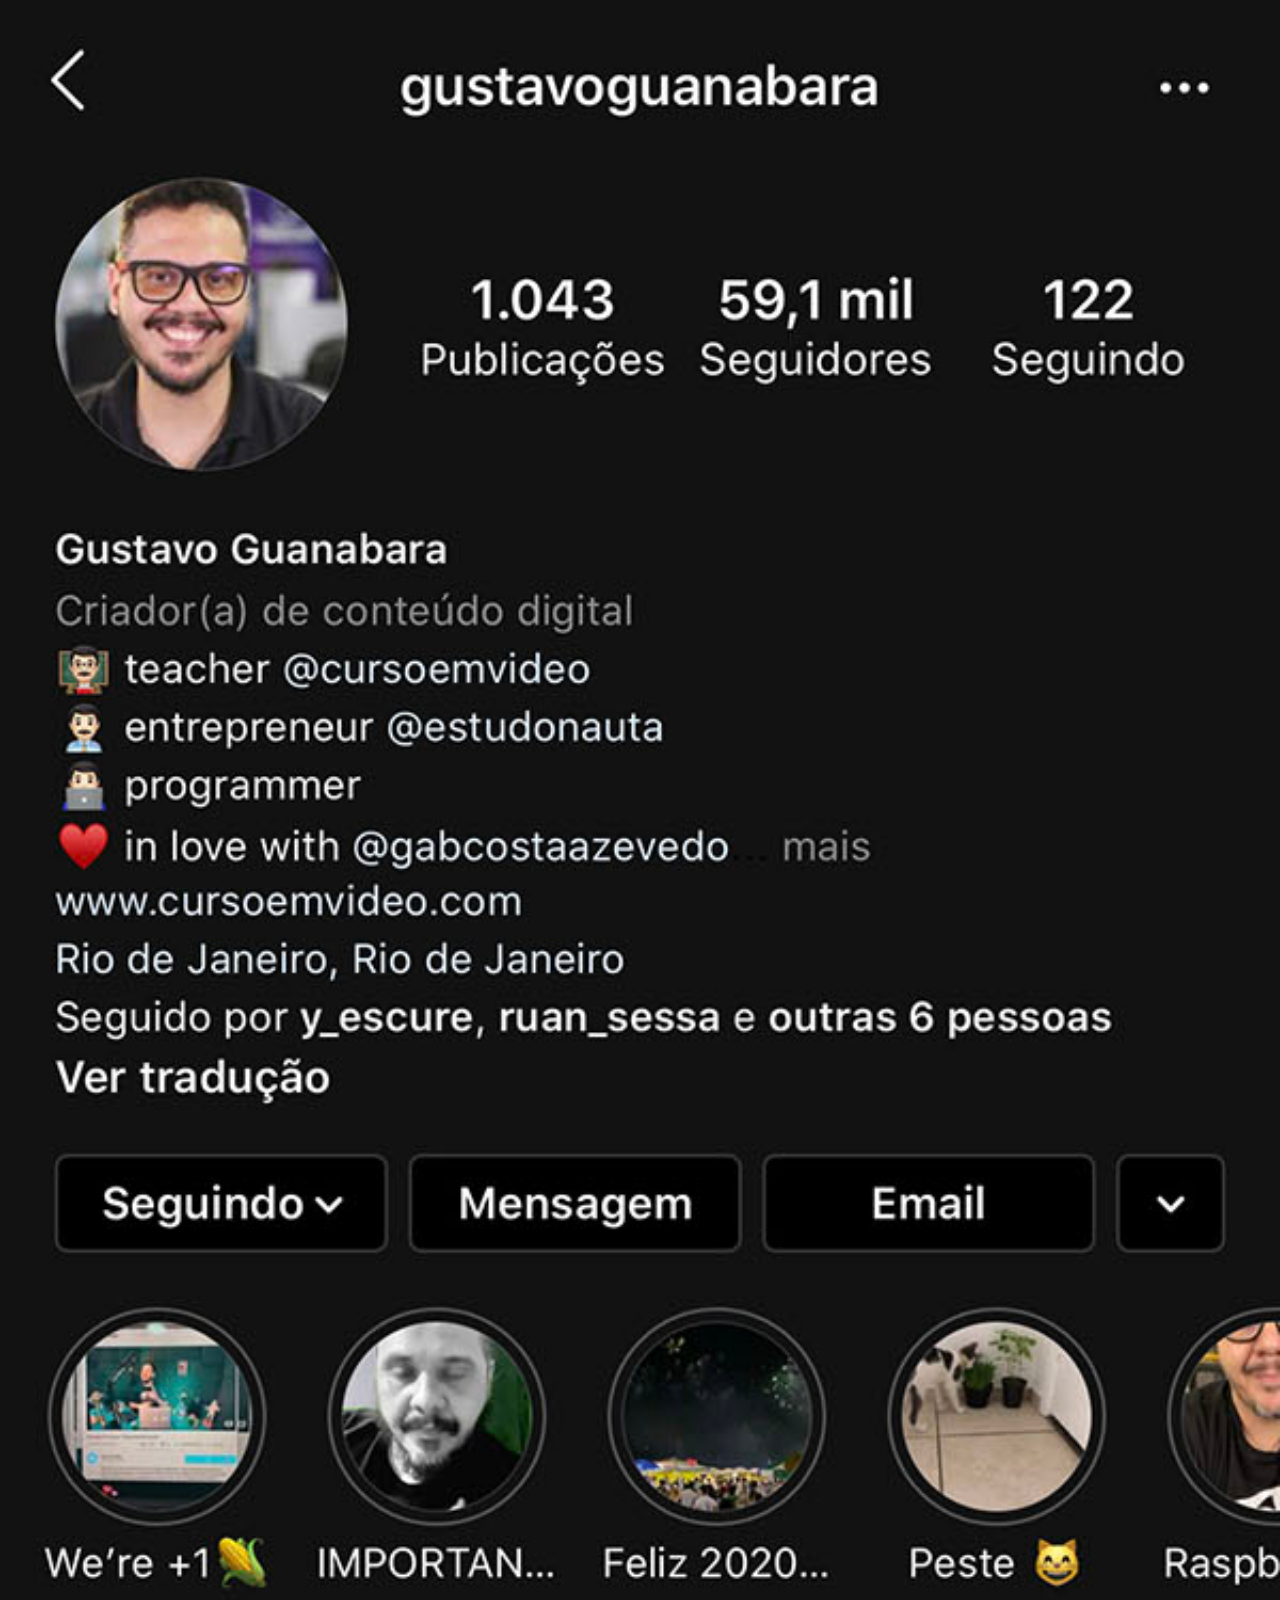
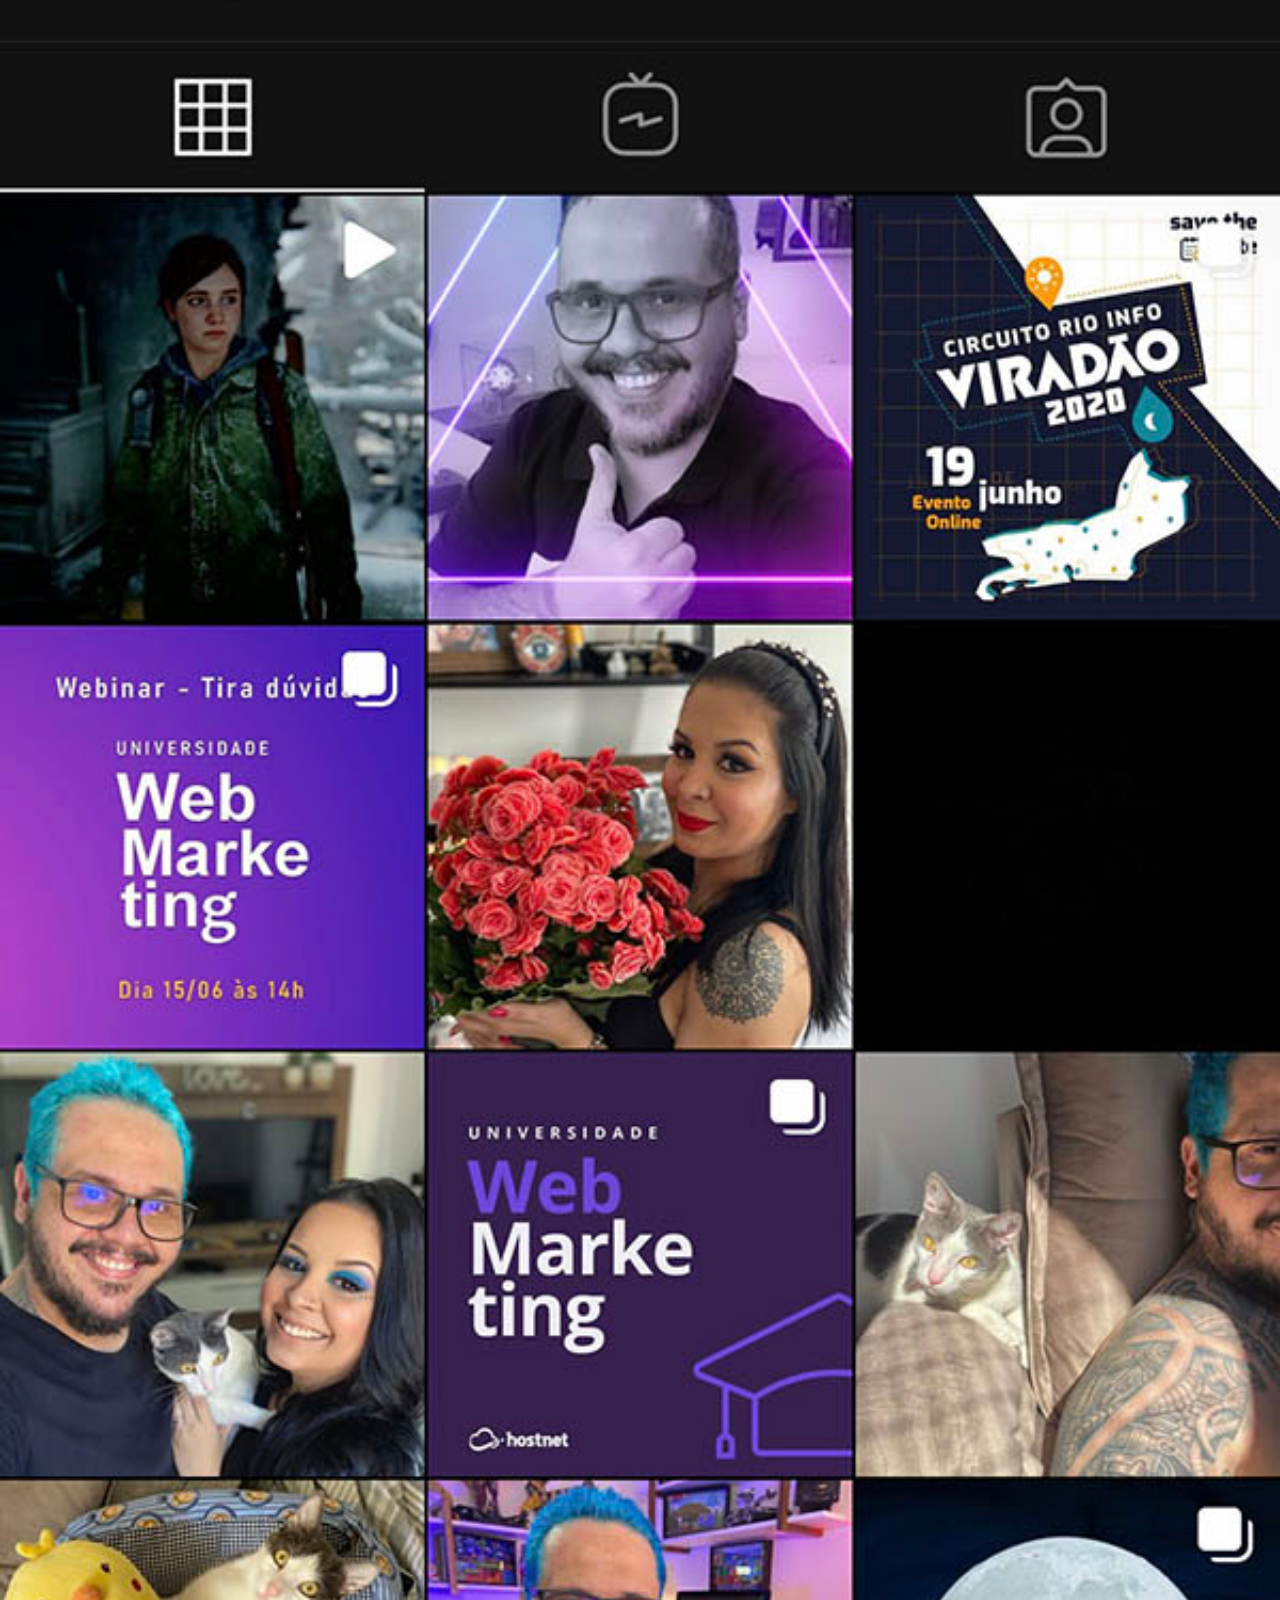
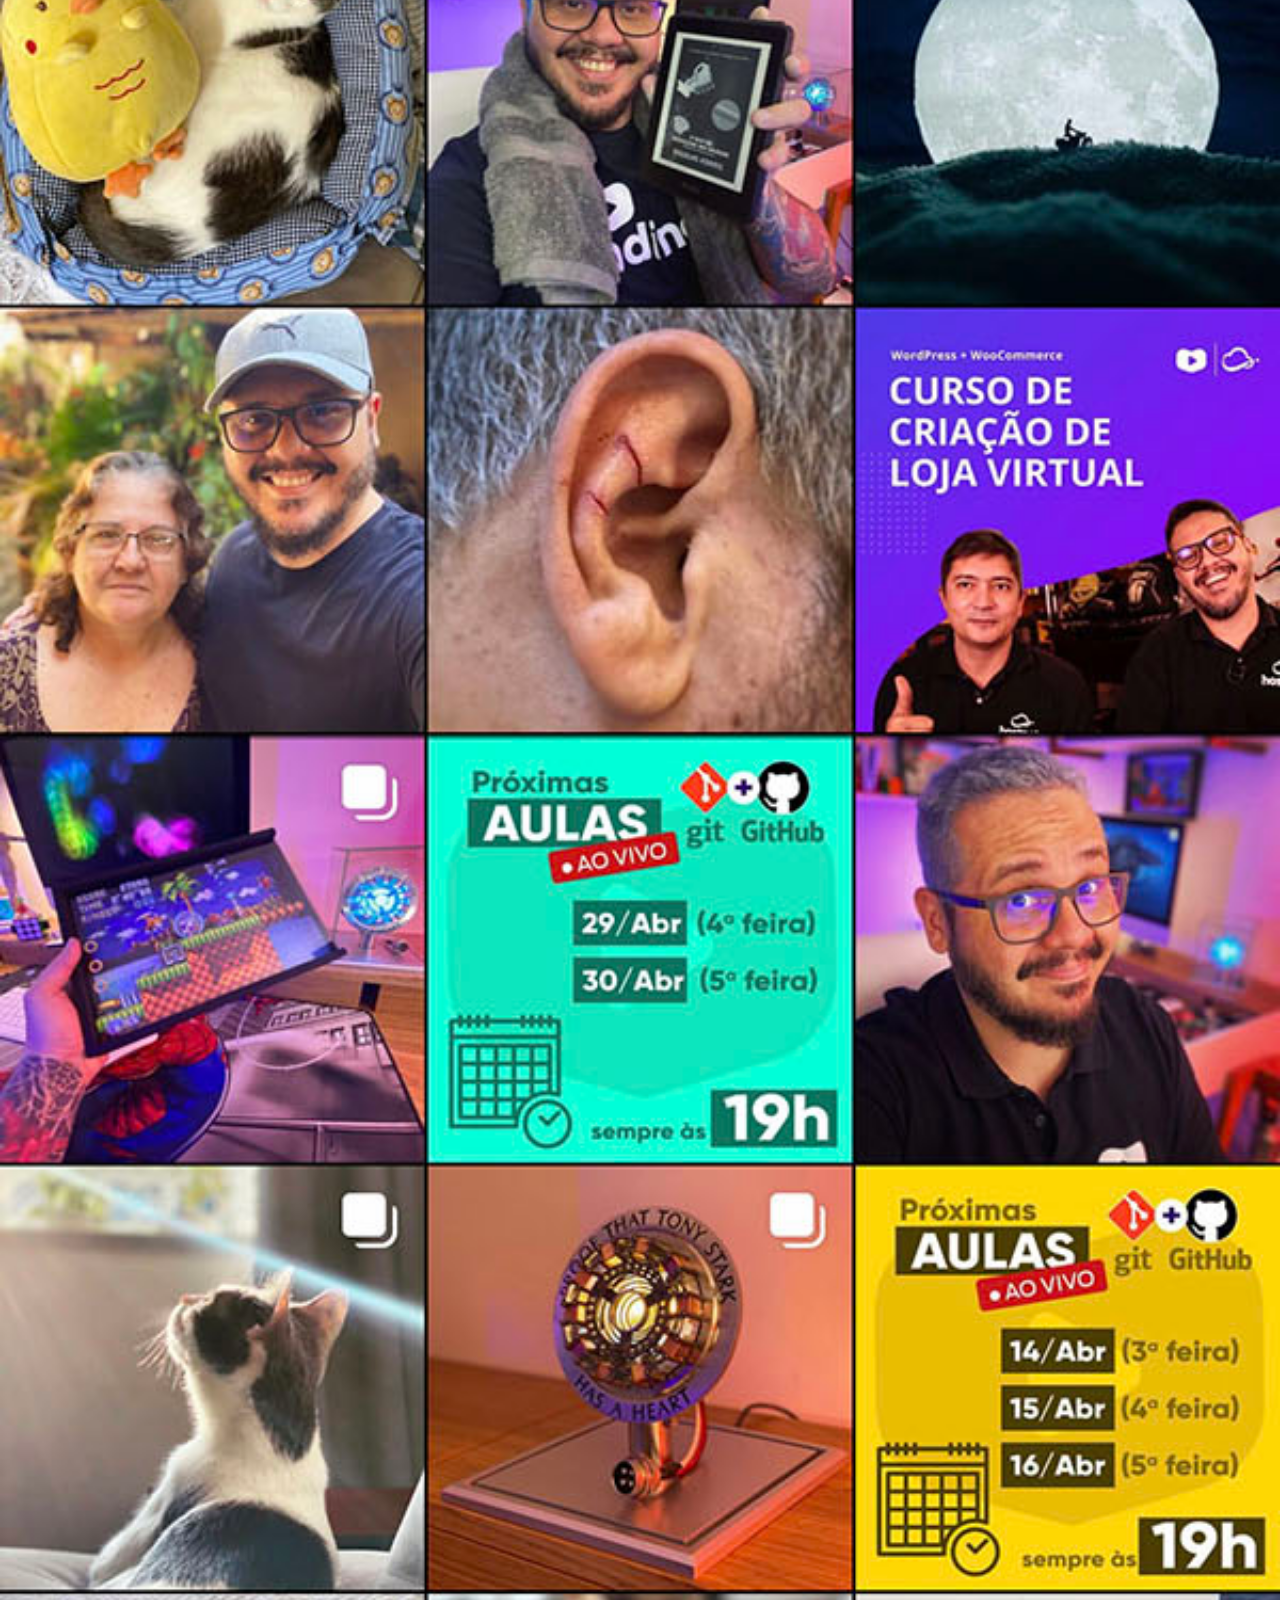
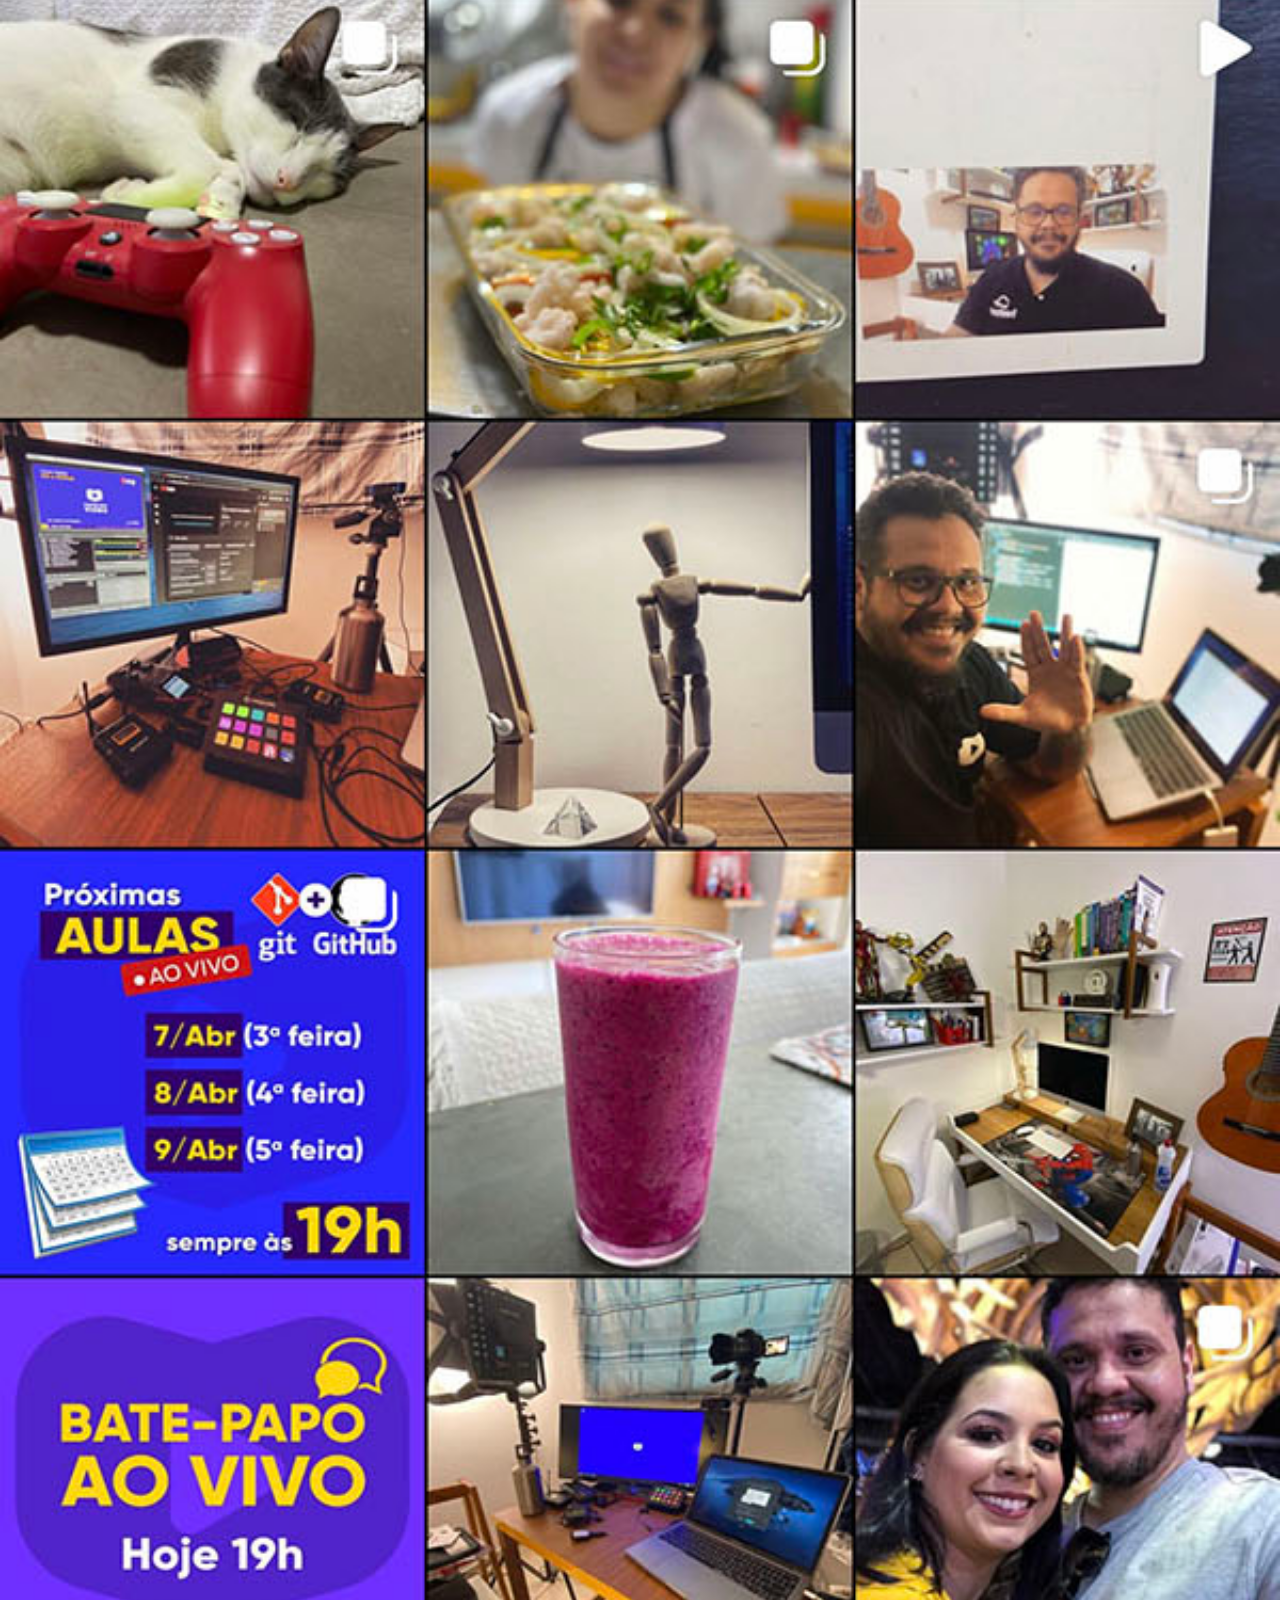
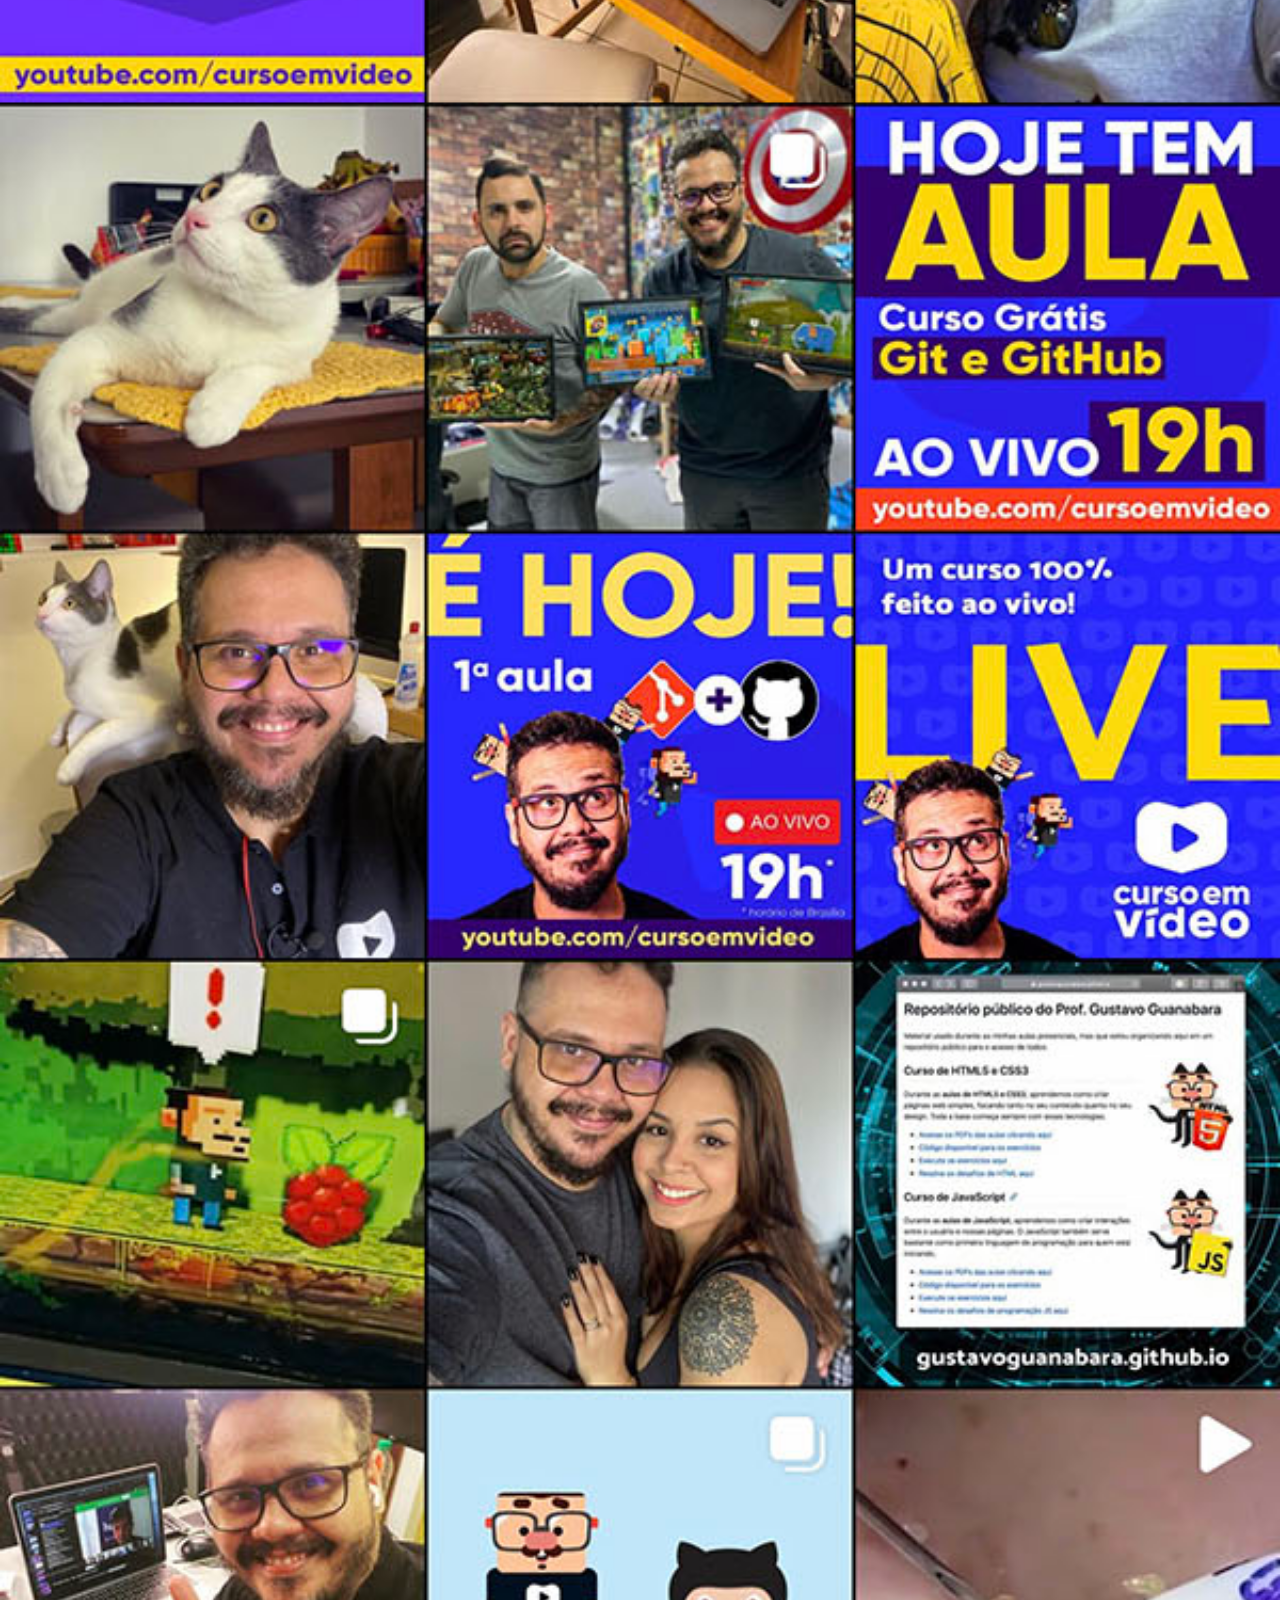
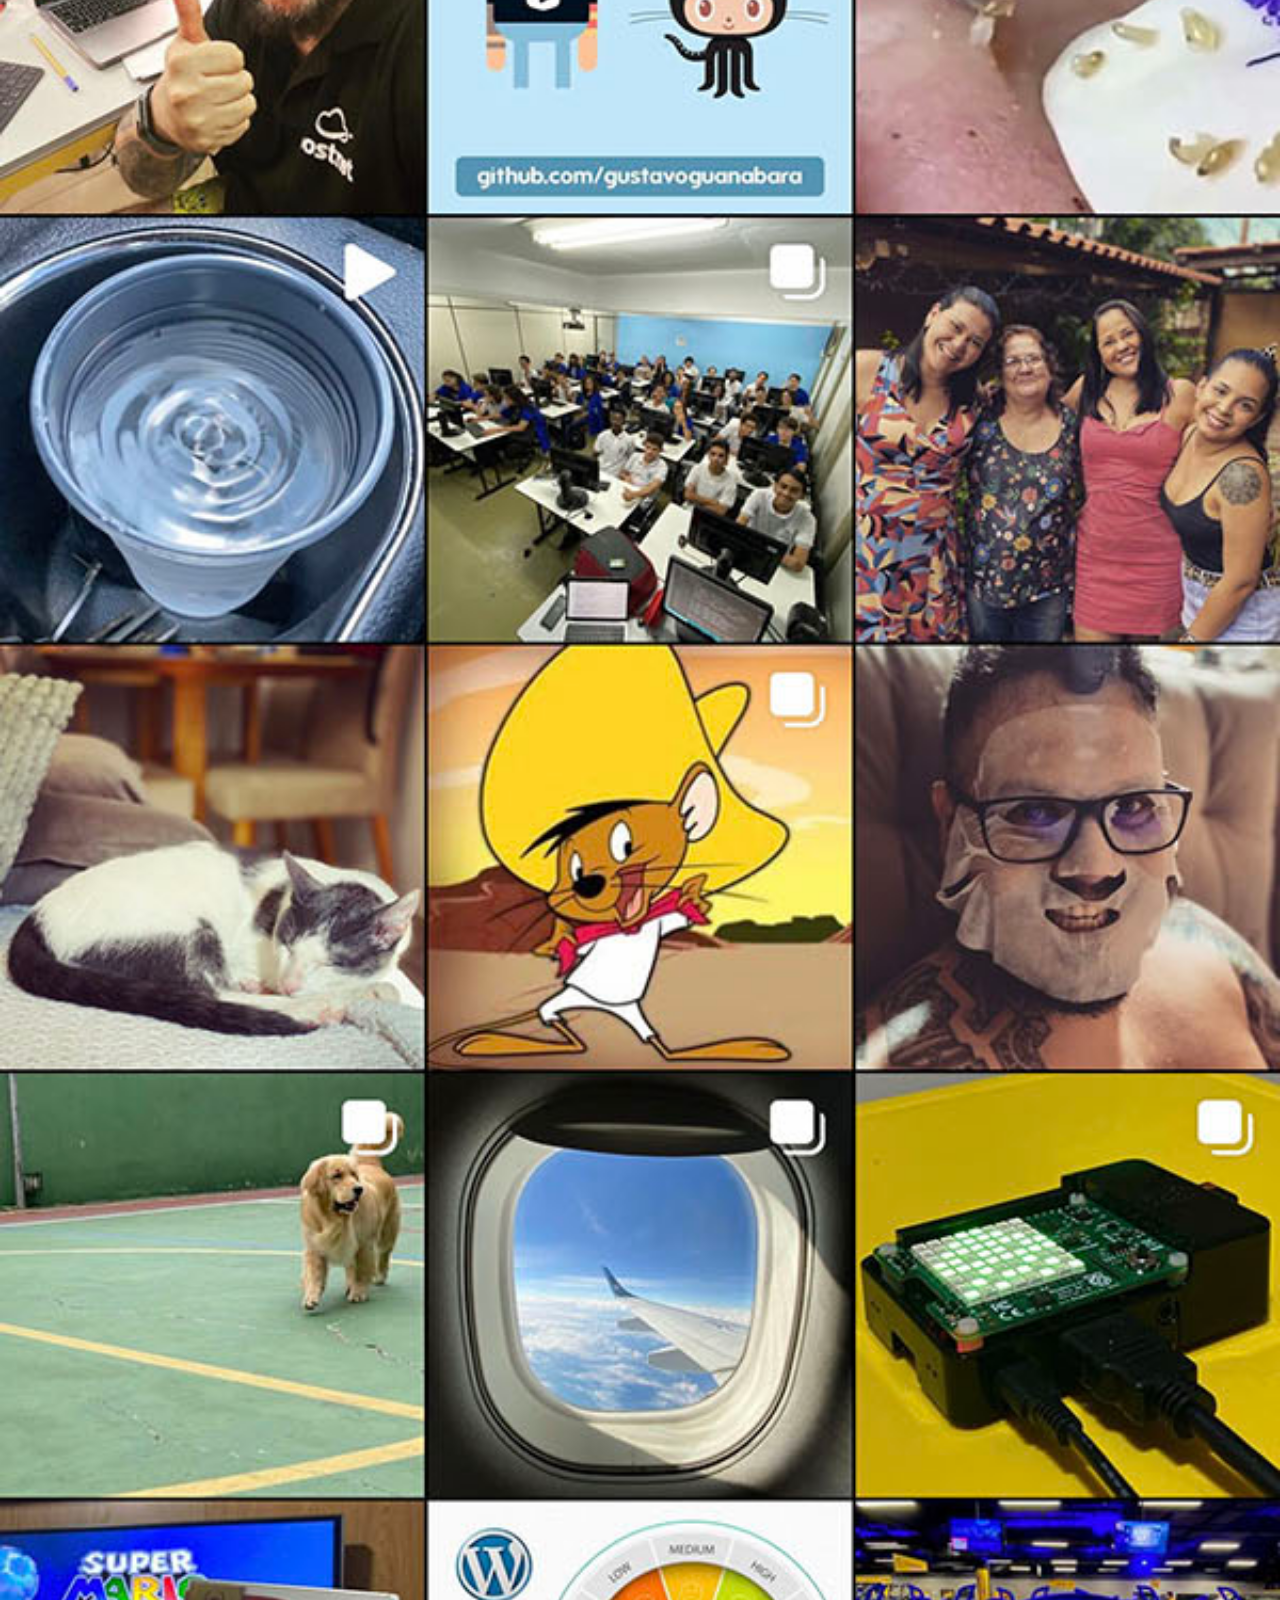
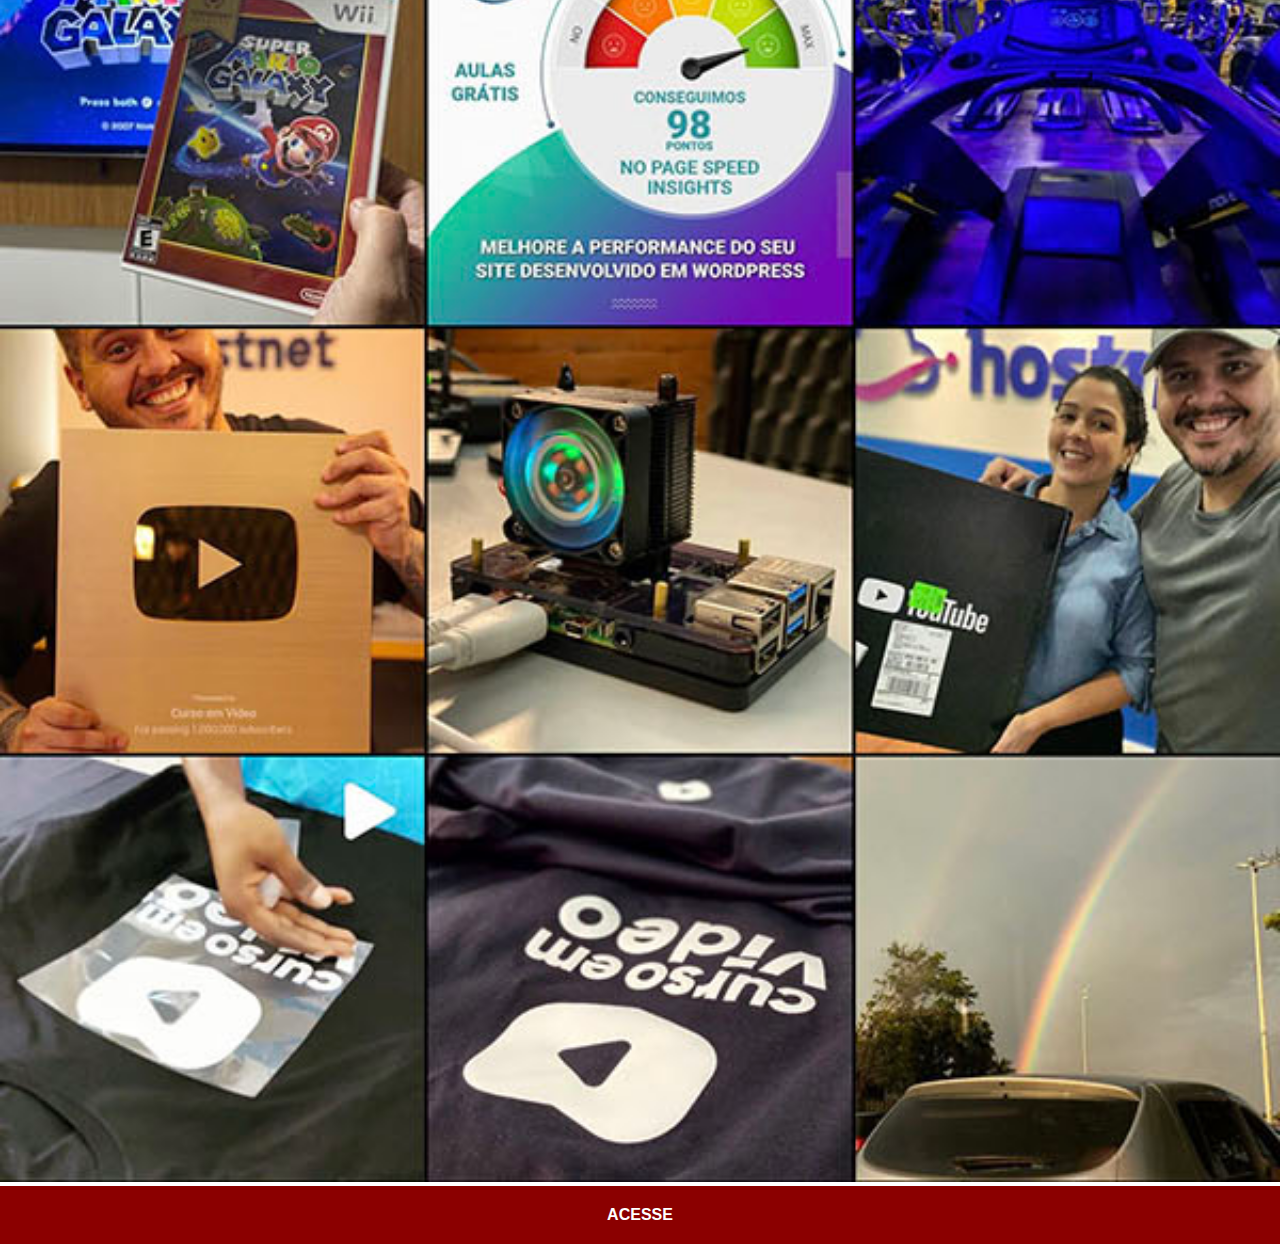
<file: resolução/paginas/instagram.html>
<!DOCTYPE html>
<html lang="pt-br">
<head>
    <meta charset="UTF-8">
    <meta http-equiv="X-UA-Compatible" content="IE=edge">
    <meta name="viewport" content="width=device-width, initial-scale=1.0">
    <title>Instagram</title>
    <link rel="stylesheet" href="../estilos/social.css">
</head>
<body>
    <img src="../imagens/tela-instagram.jpg" alt="Instagram">
    <a href="https://www.instagram.com/gustavoguanabara/" target="_blank">ACESSE</a>  
</body>
</html>
</file>
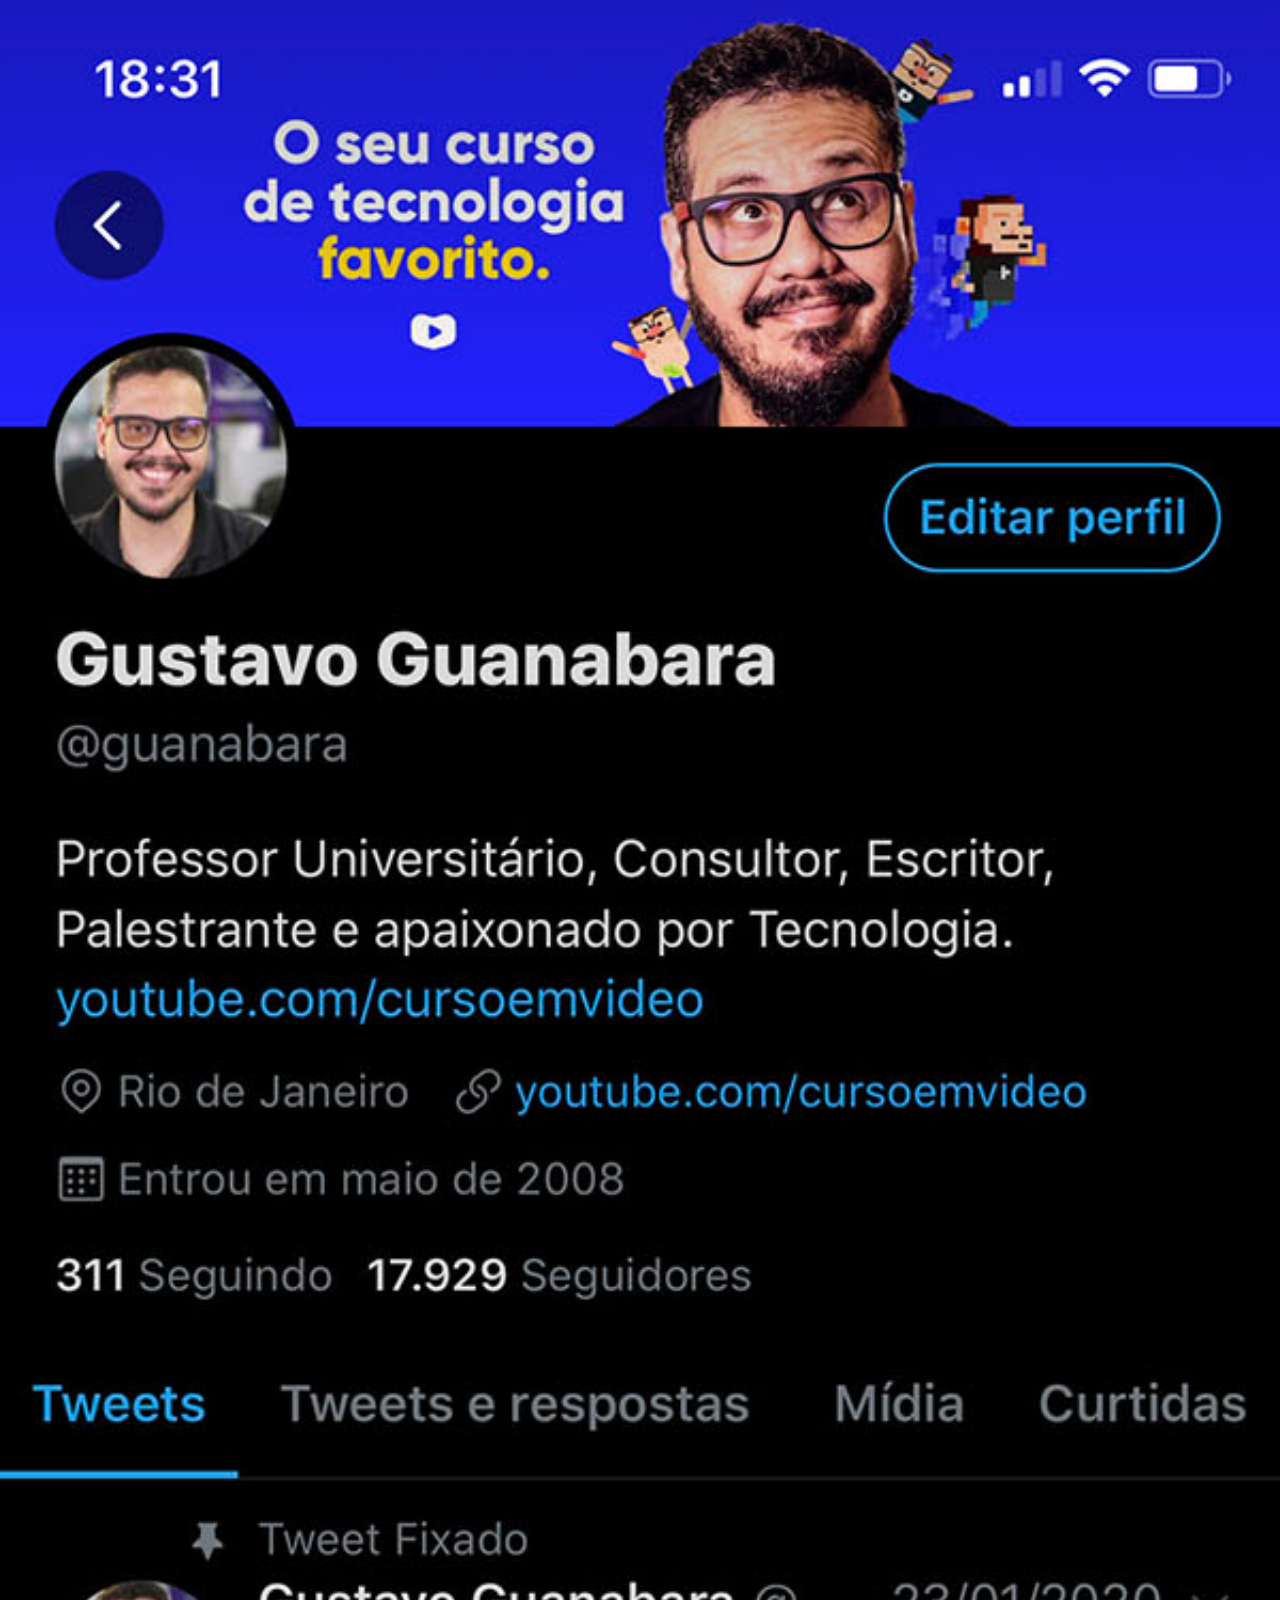
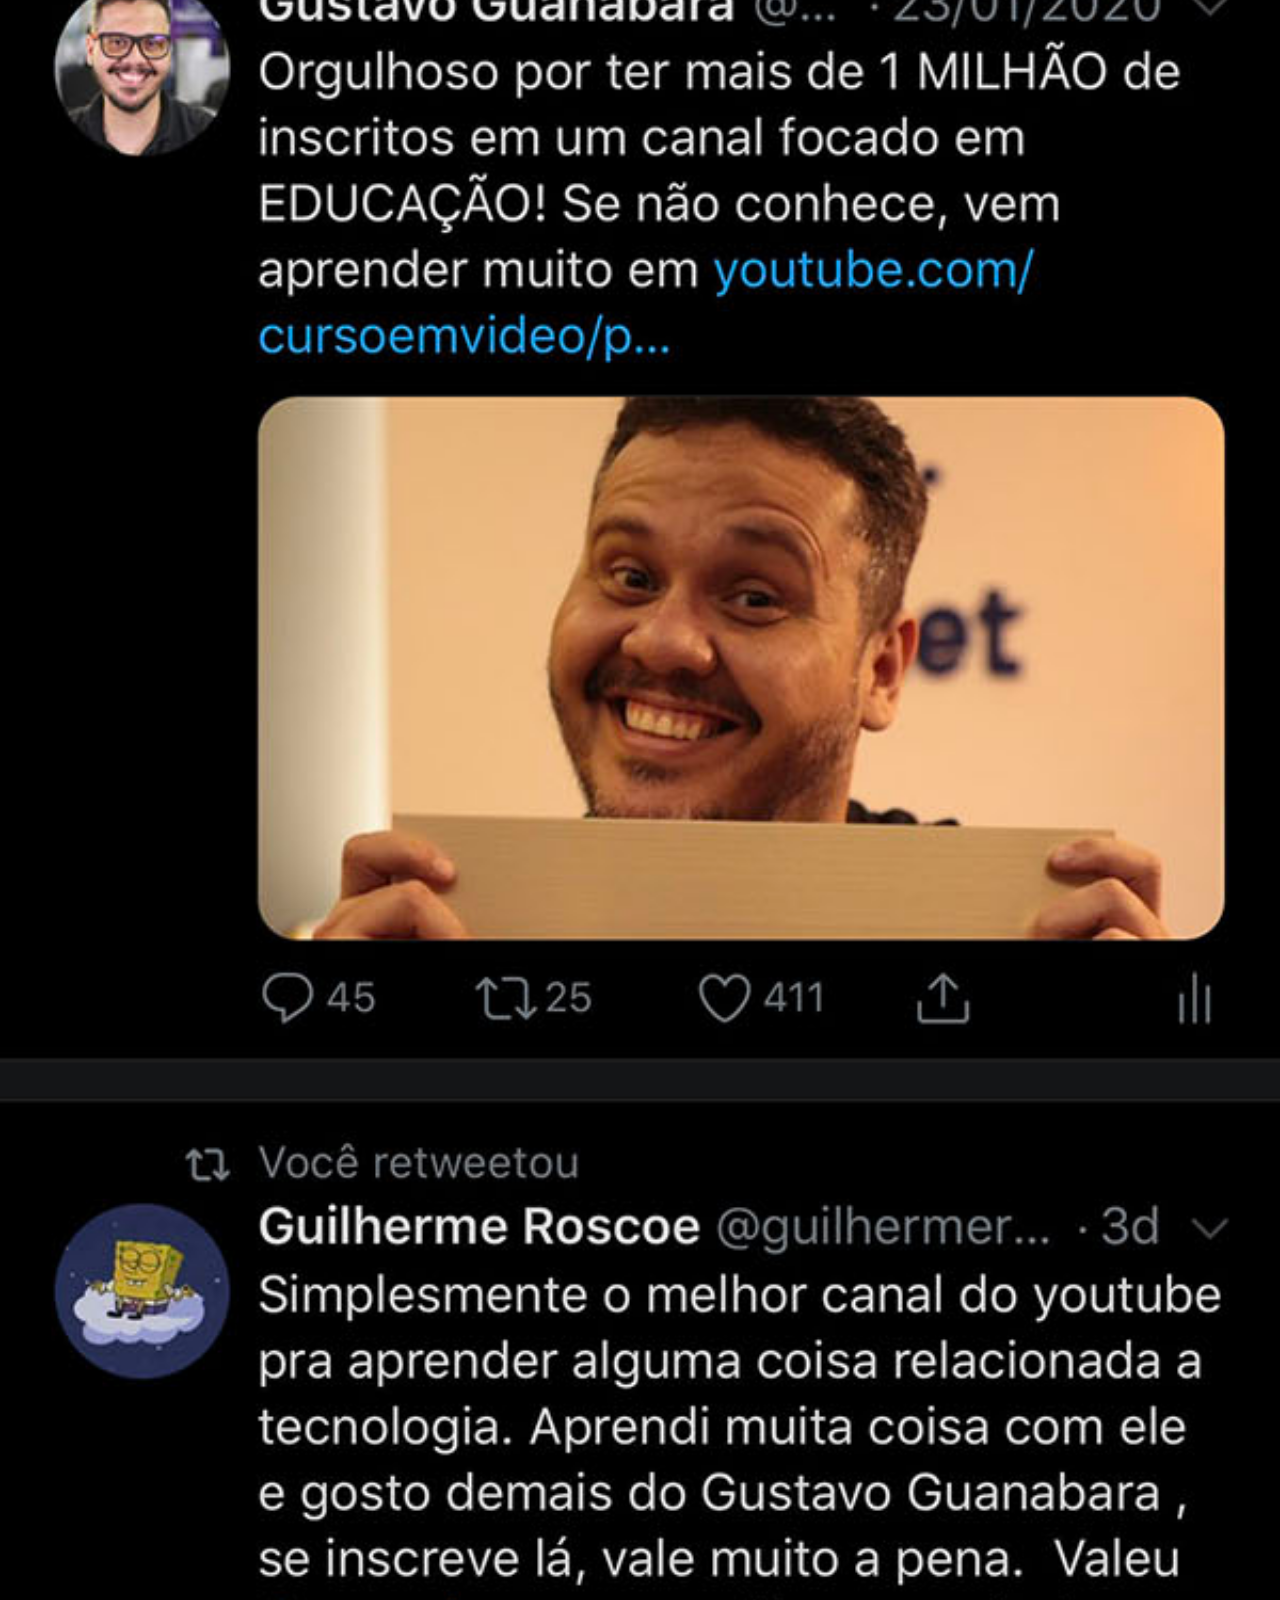
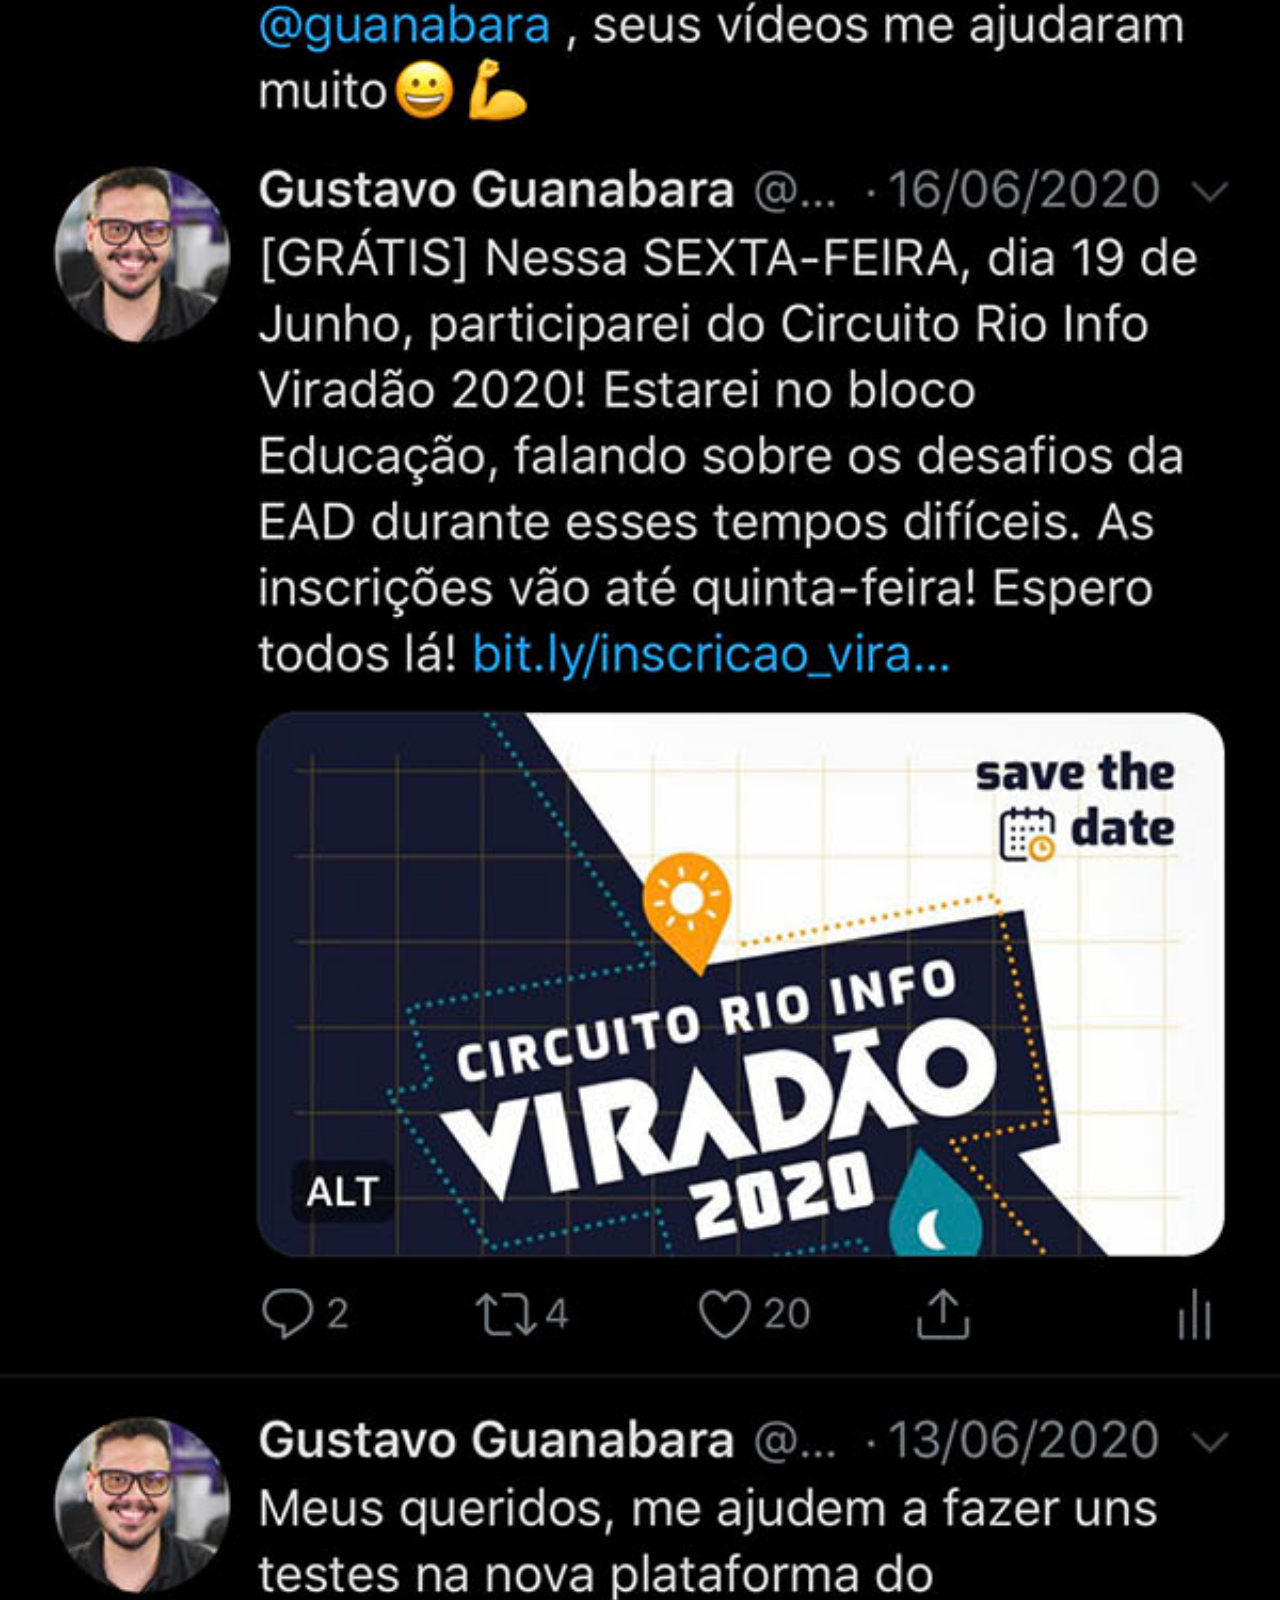
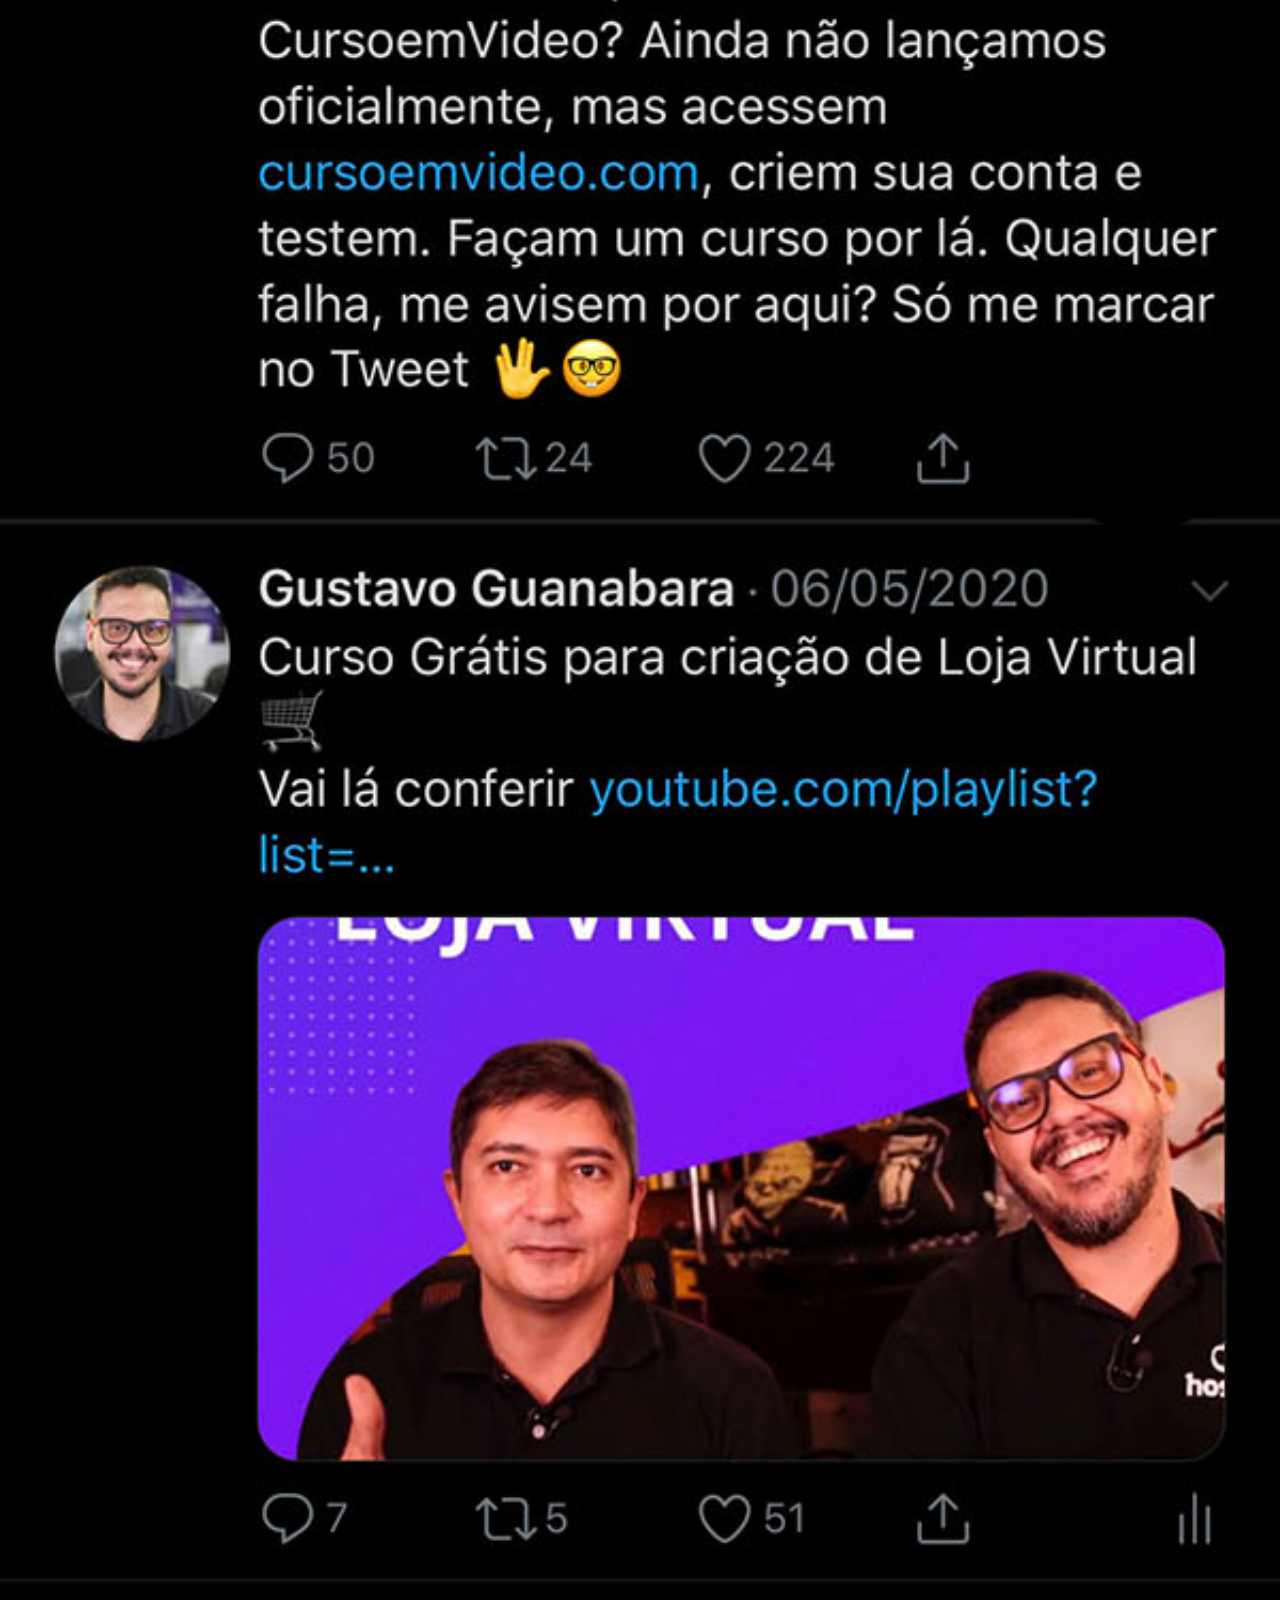
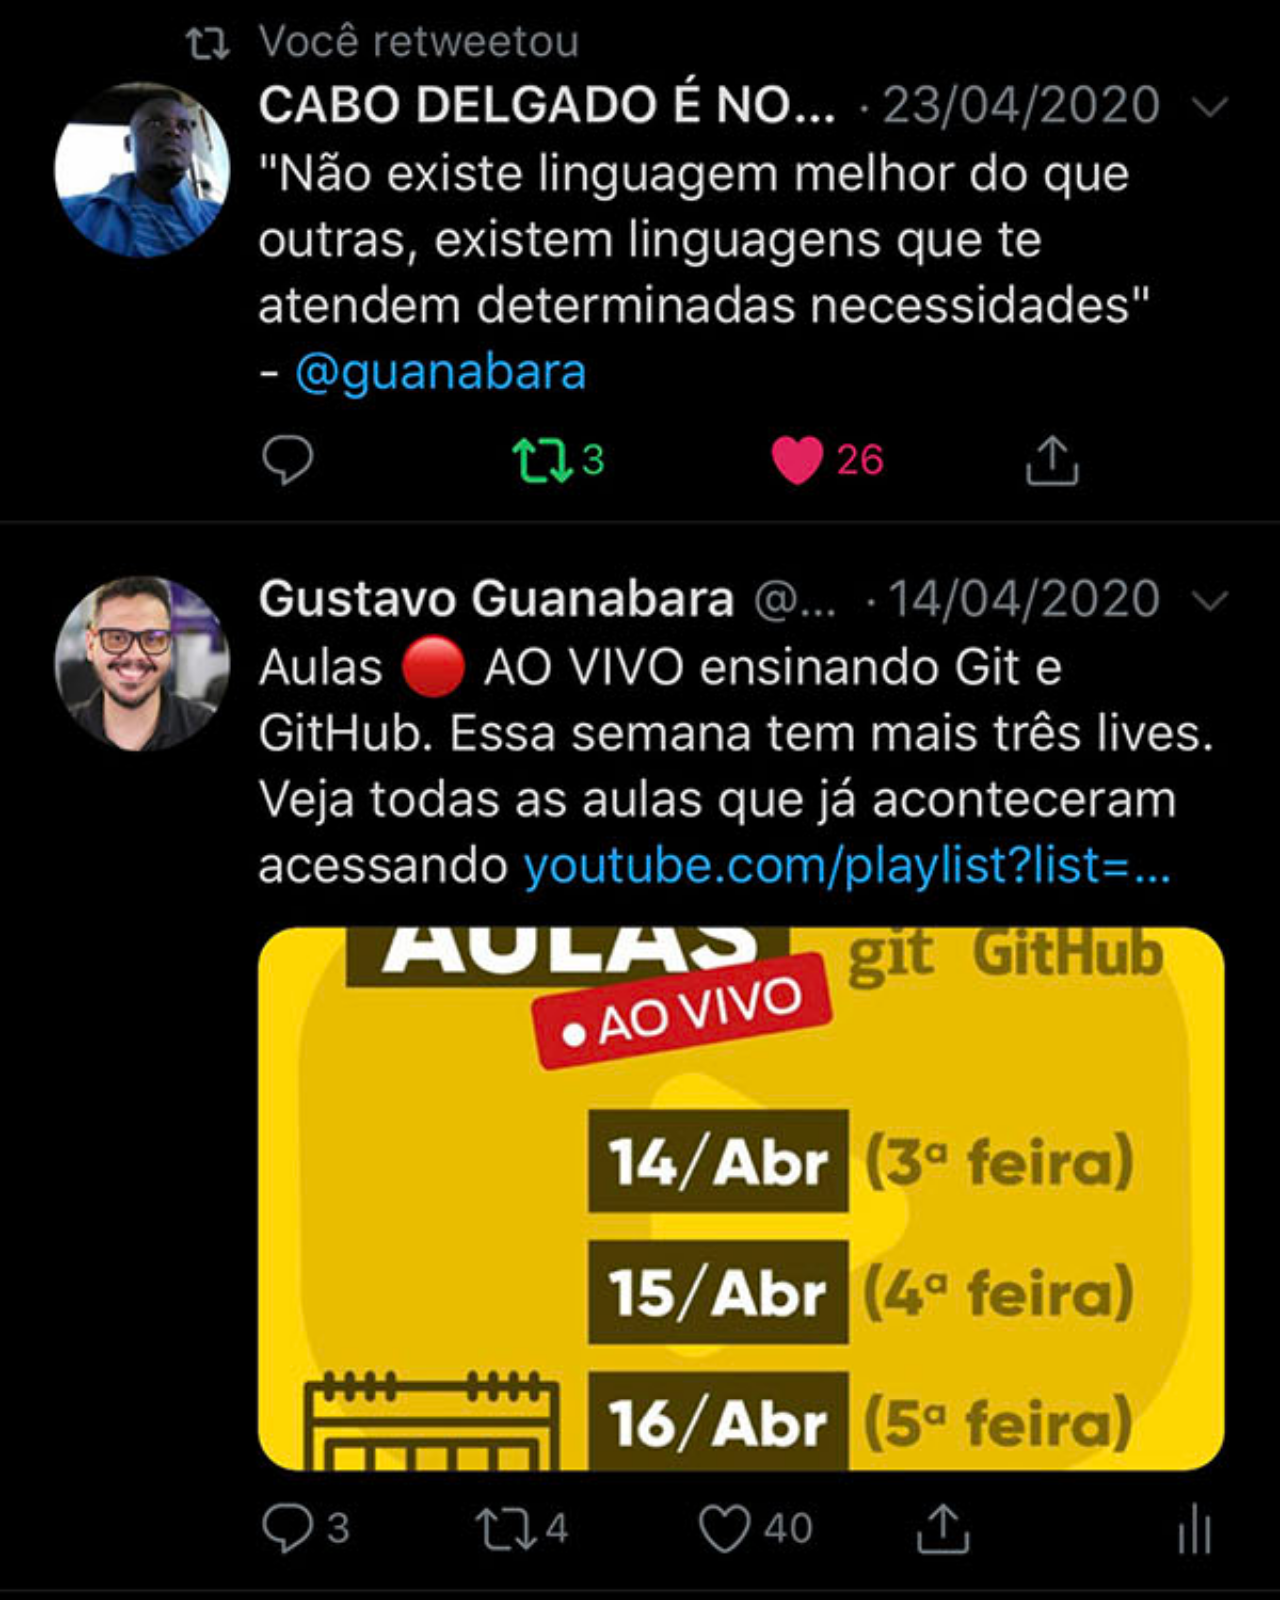
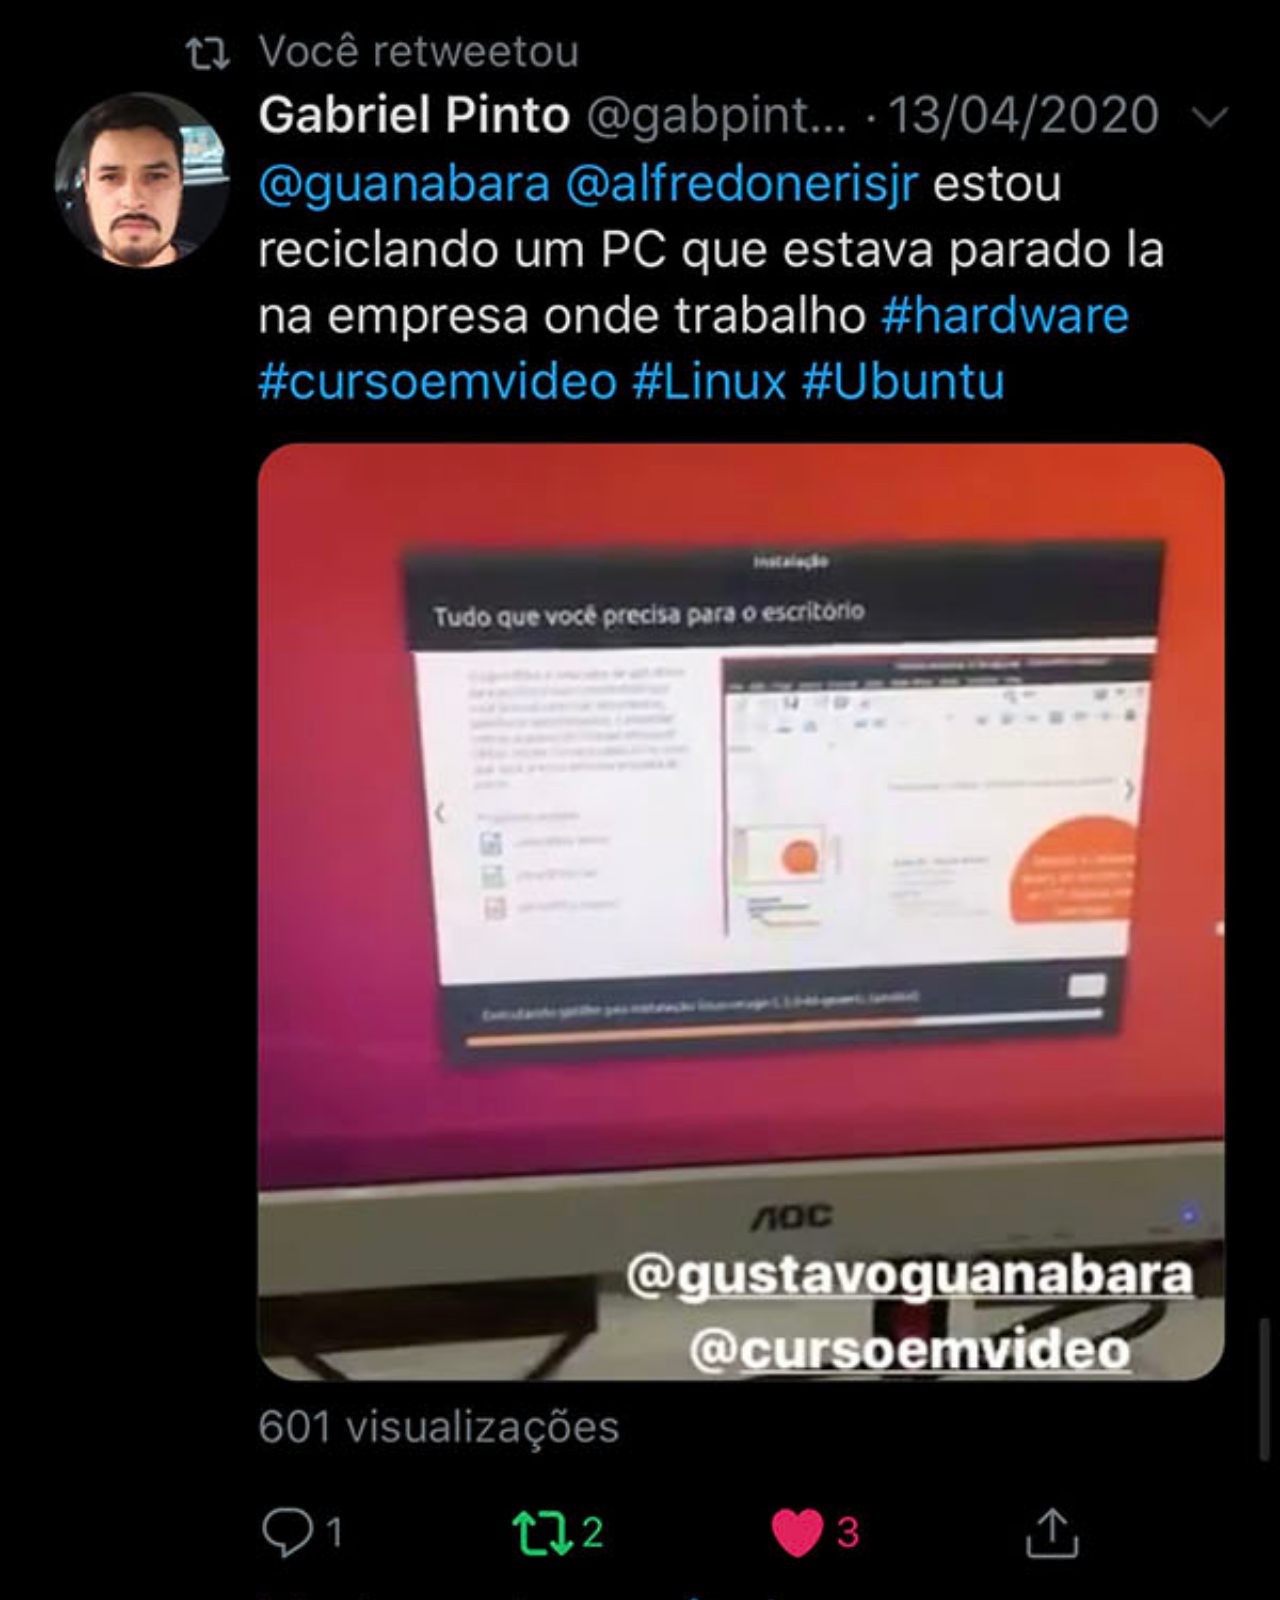
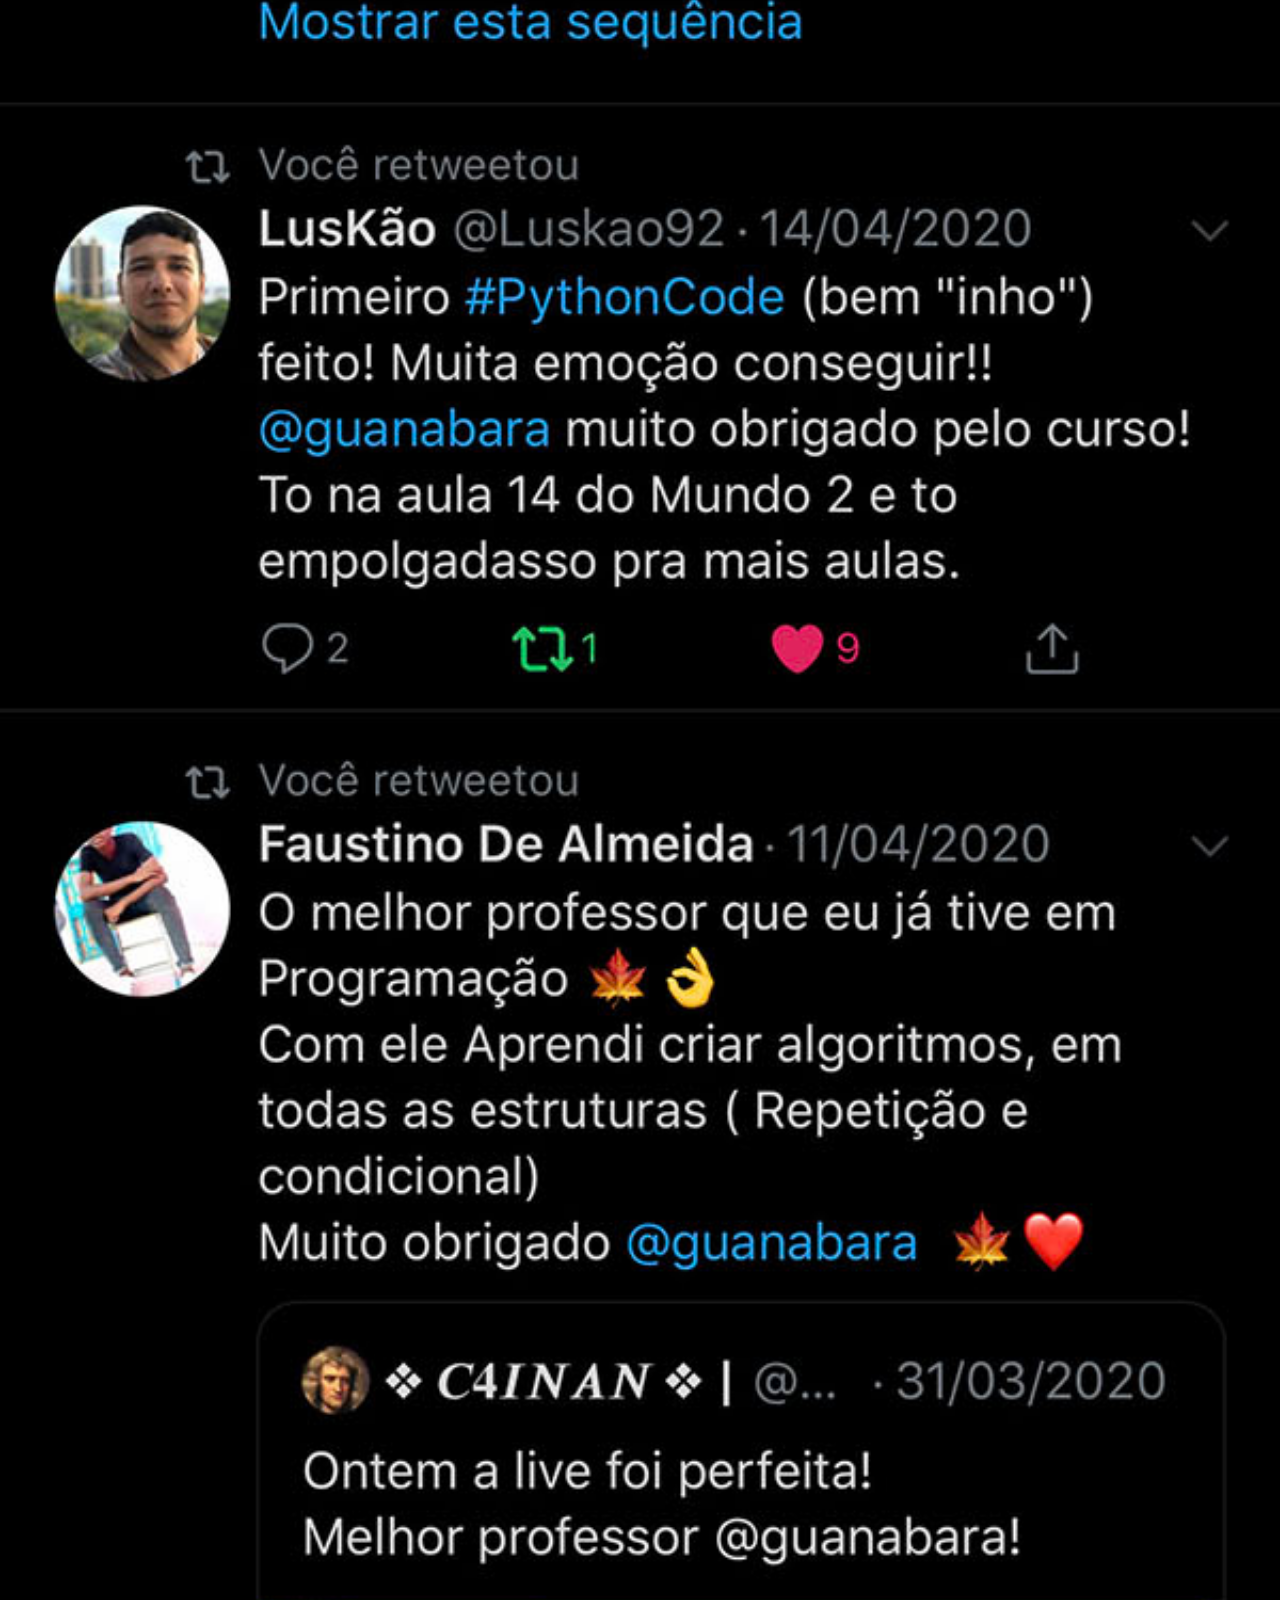
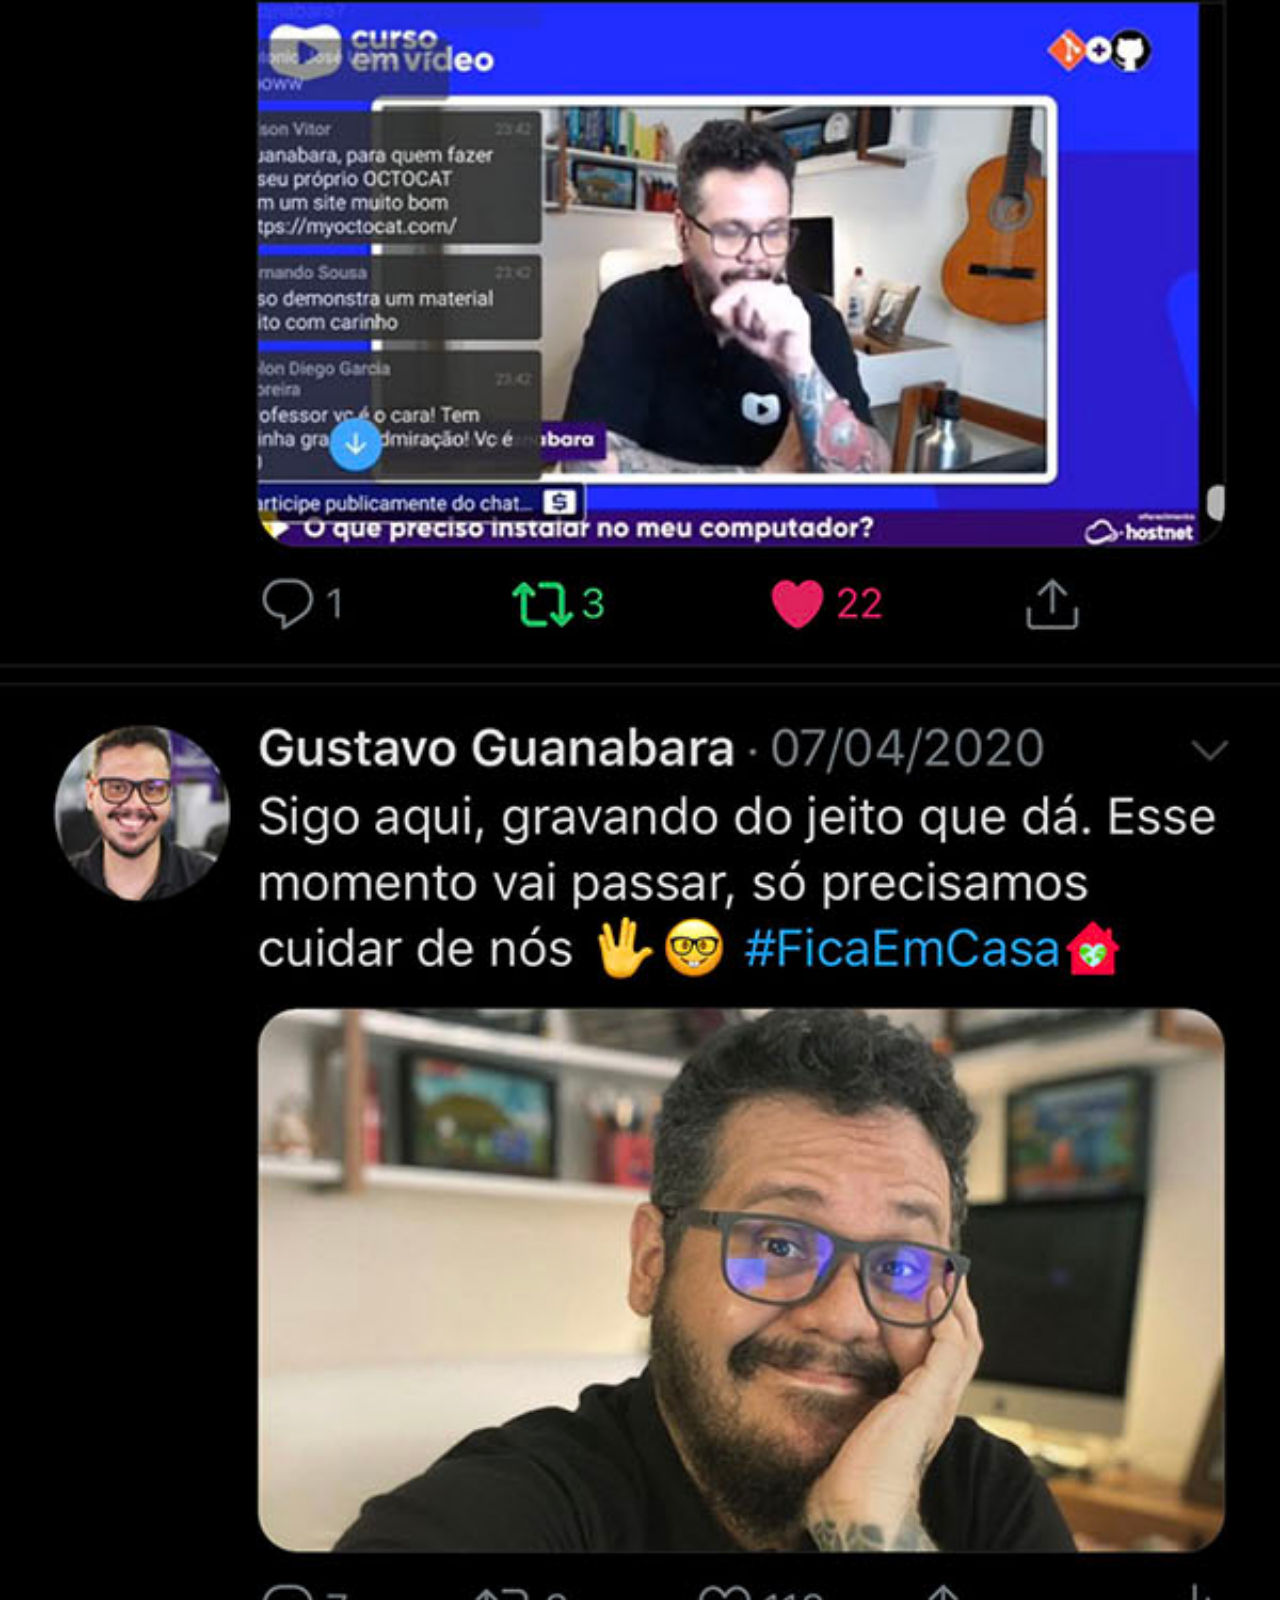
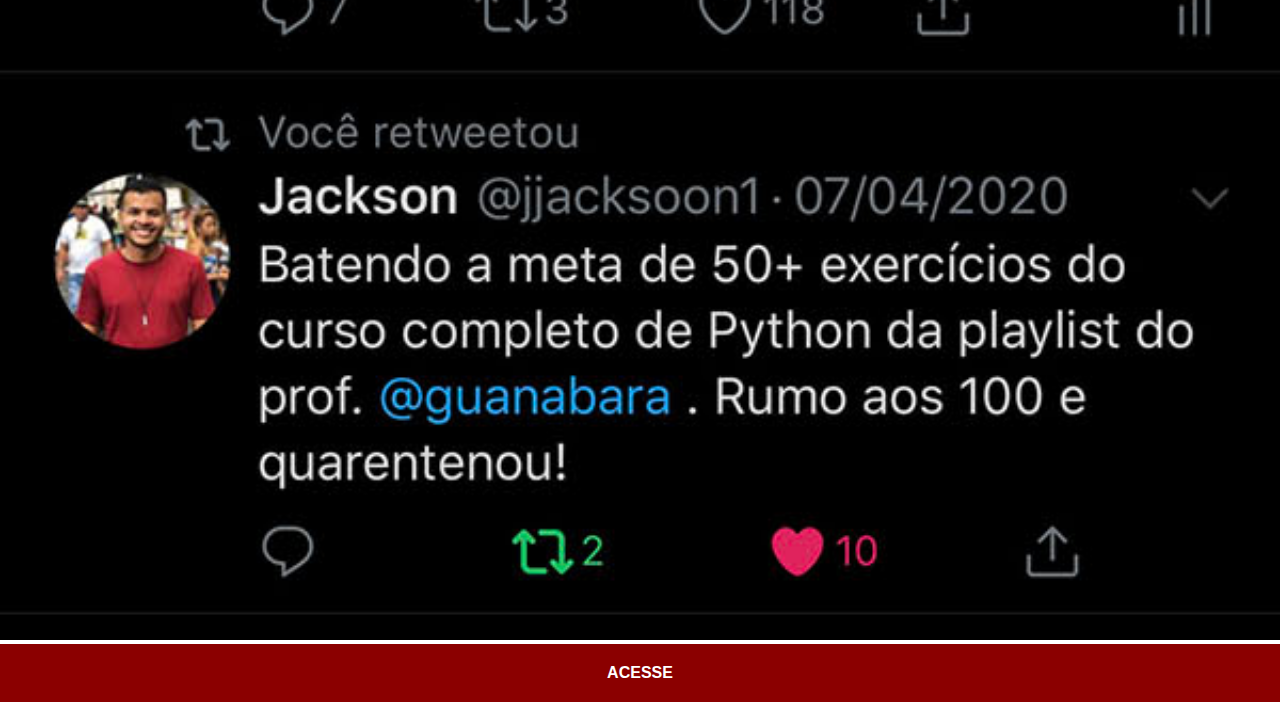
<file: resolução/paginas/twitter.html>
<!DOCTYPE html>
<html lang="pt-br">
<head>
    <meta charset="UTF-8">
    <meta http-equiv="X-UA-Compatible" content="IE=edge">
    <meta name="viewport" content="width=device-width, initial-scale=1.0">
    <title>Twitter</title>
    <link rel="stylesheet" href="../estilos/social.css">
</head>
<body>
    <img src="../imagens/tela-twitter.jpg" alt="Twitter">
    <a href="https://twitter.com/guanabara" target="_blank">ACESSE</a>  
</body>
</html>
</file>
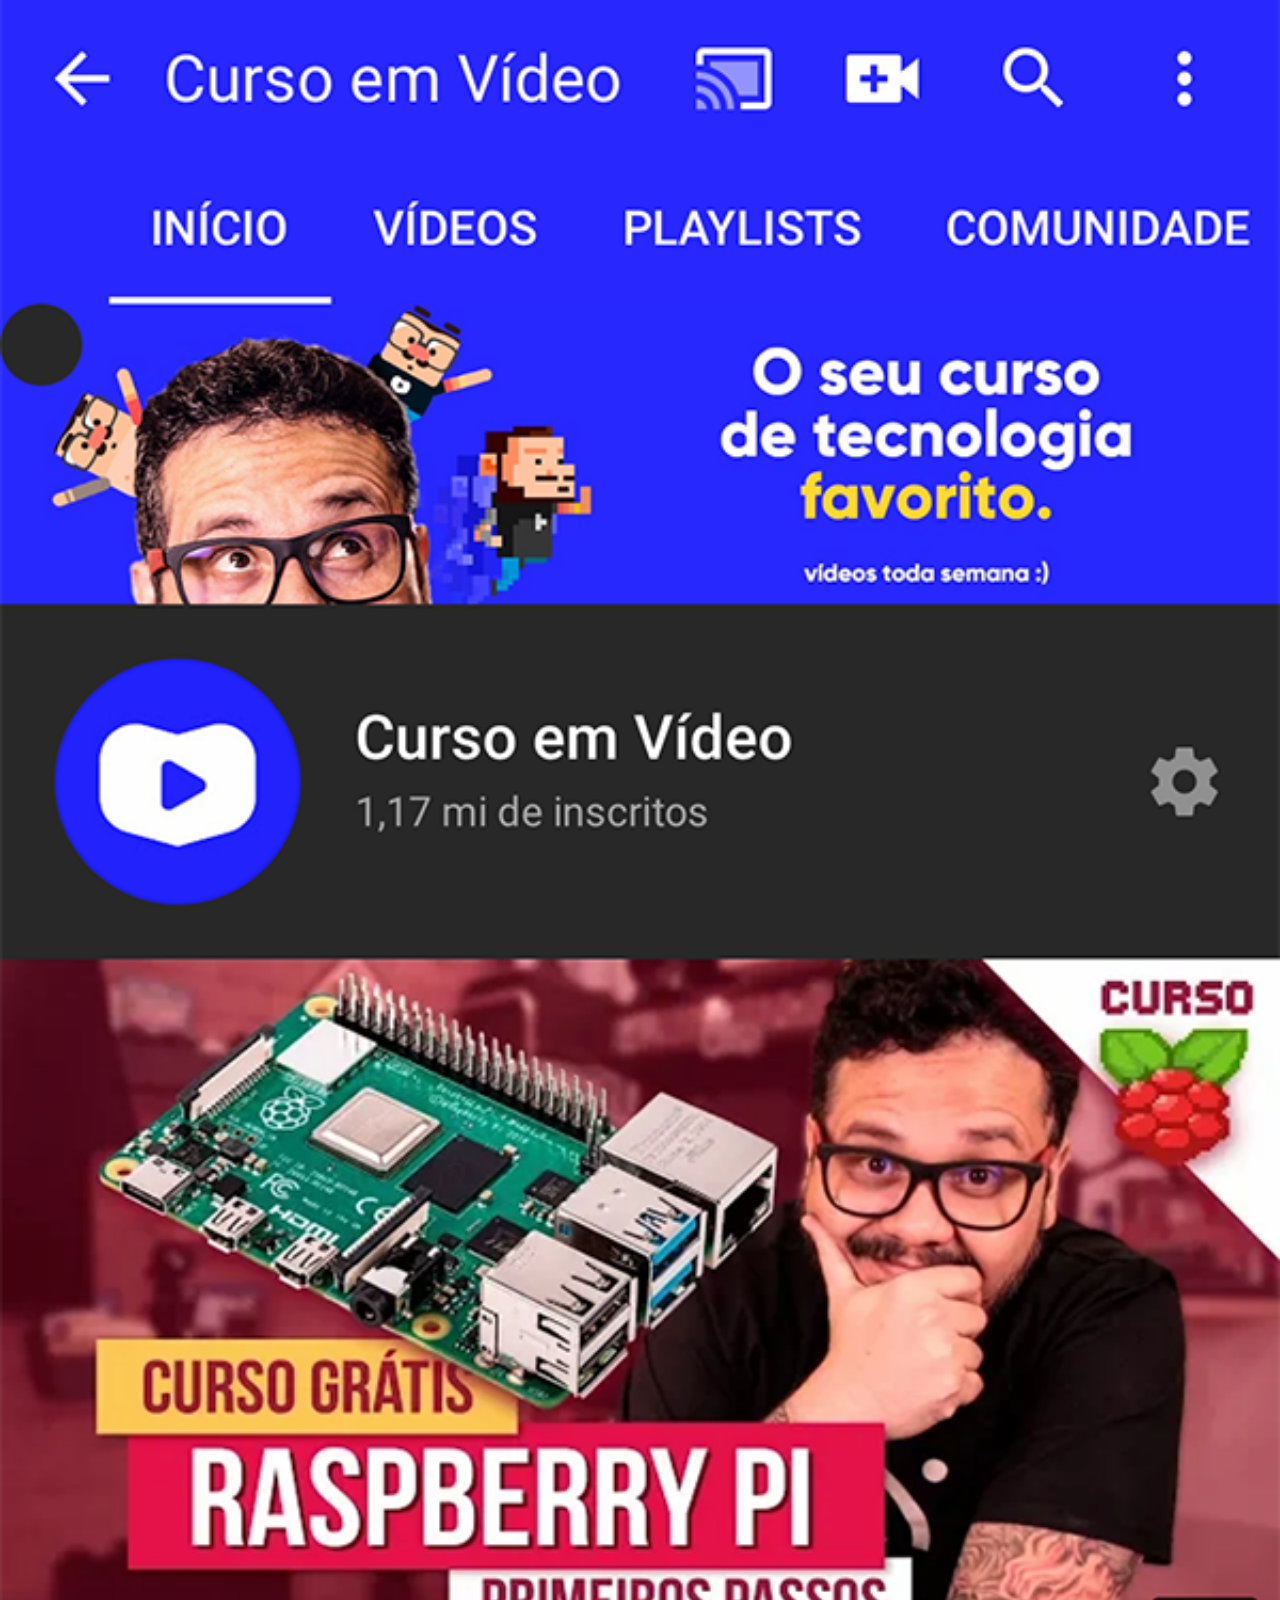
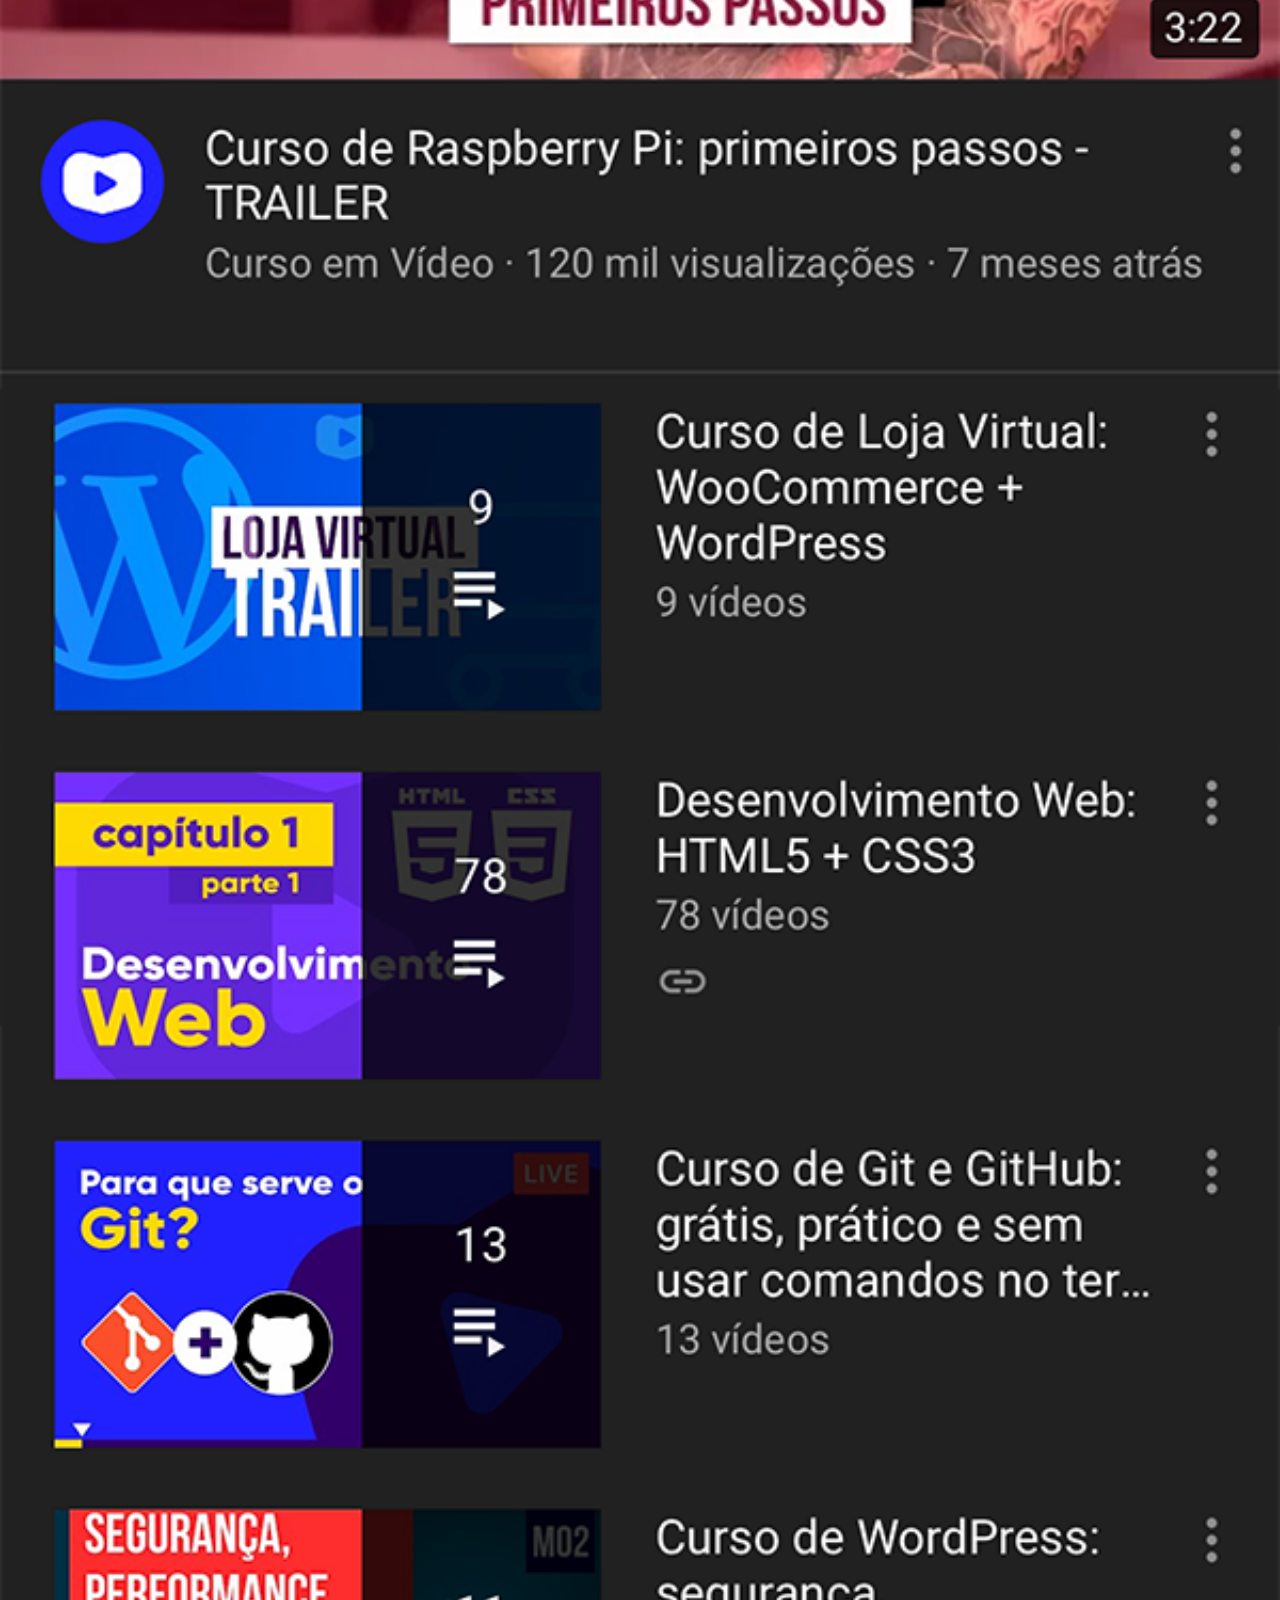
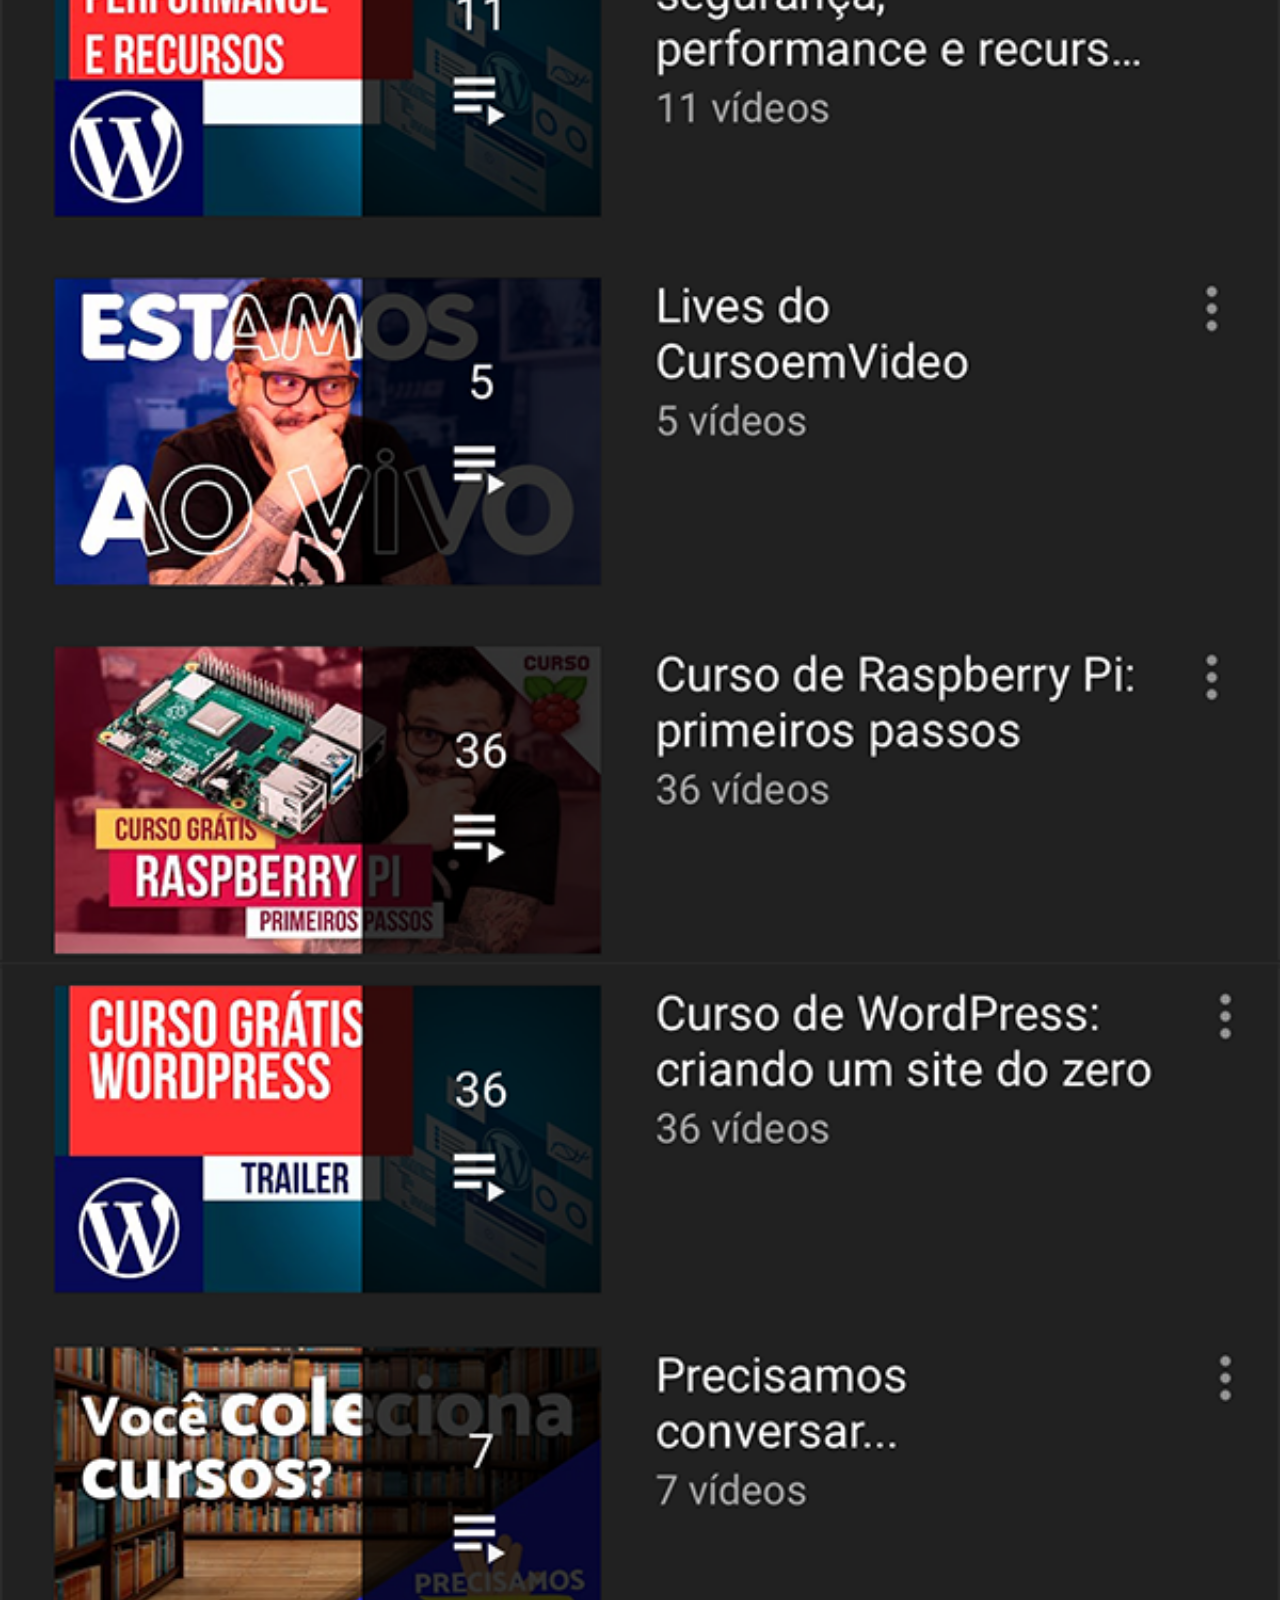
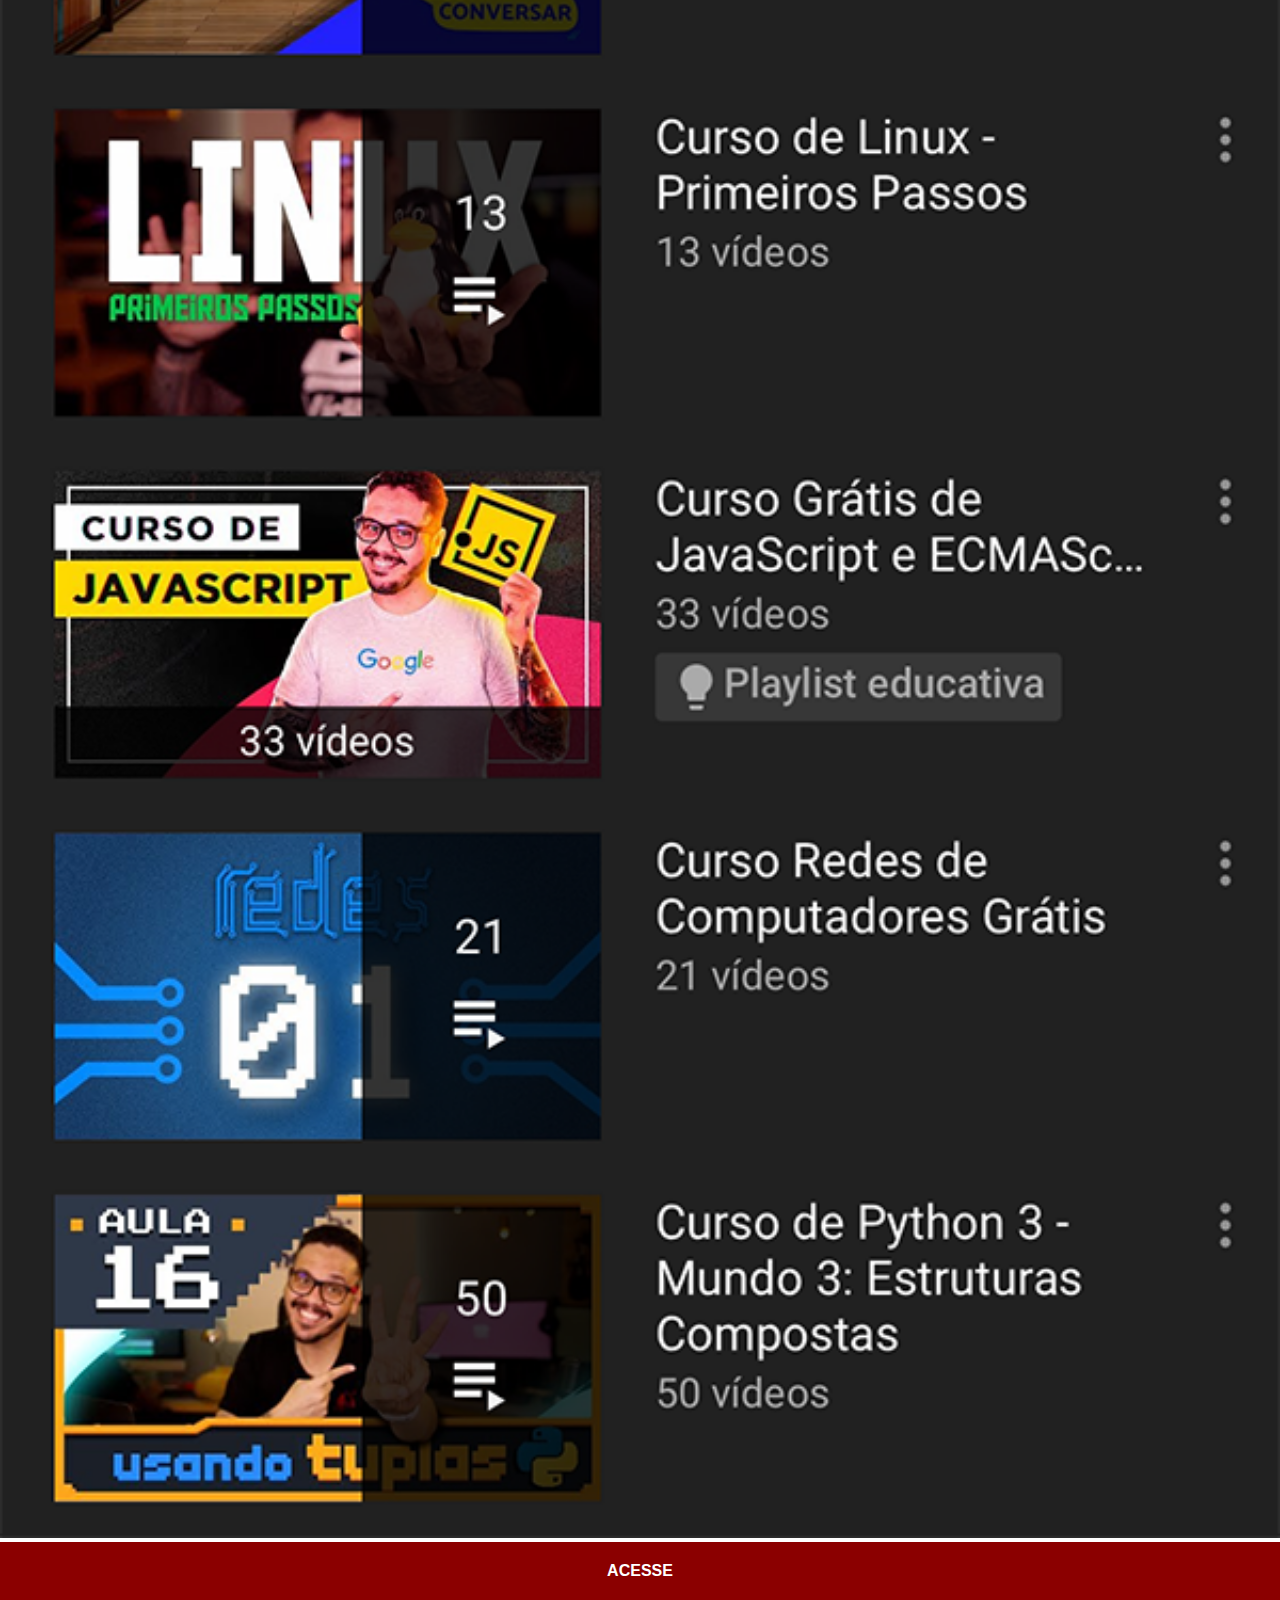
<file: resolução/paginas/youtube.html>
<!DOCTYPE html>
<html lang="pt-br">
<head>
    <meta charset="UTF-8">
    <meta http-equiv="X-UA-Compatible" content="IE=edge">
    <meta name="viewport" content="width=device-width, initial-scale=1.0">
    <title>Youtube</title>
    <link rel="stylesheet" href="../estilos/social.css">
</head>
<body>
    <img src="../imagens/tela-youtube.png" alt="Youtube">
    <a href="https://www.youtube.com/cursoemvideo" target="_blank" rel="external">ACESSE</a>
</body>
</html>
</file>
<file: resolução/estilos/style.css>
@charset "UTF-8";

*{
    margin: 0px;
    padding: 0px;
    font-family: Arial, Helvetica, sans-serif;
}

html,body{
    height: 100vh;
    width: 100vw;
}

body{
    background: url('../imagens/fundo-madeira.jpg') no-repeat top center;
    background-size: cover;
    background-attachment: fixed;
}

main{
    height: 100vh;
    position: relative;
}

section#telefone{
    position: absolute;
    top: 50%;
    left: 50%;
    transform: translate(-50%,-50%);

    height: 627px;
    width: 311px;
    background: url('../imagens/frame-iphone.png') no-repeat center center;
    
}

iframe#tela{
    position: relative;
    top: 80px;
    left: 22px;
    width: 267px;
    height: 471px;
}

section#redes-sociais{
    text-align: right;
}

section#redes-sociais img{
    width: 50px;
    margin: 10px;
    border-radius: 50%;
    box-shadow: 5px 5px 10px rgba(0, 0, 0, 0.404);
    box-sizing: border-box;
}

section#redes-sociais img:hover{
    border: 2px solid rgba(255, 255, 255, 0.616);
    transform: translate(-3px,-3px);
    transition: transform 0.3s, border 0.3s;
}
</file>
<file: estilos/home.css>
@charset "UTF-8";

body{
    background: url(../imagens/tela-home.jpg) no-repeat center center;
    background-size: cover;
    height: 96.5vh;
}
</file>
<file: estilos/youtube.css>
@charset "UTF-8";

*{
    margin: 0px;
    padding: 0px;
}

body{
    scrollbar-width: none;
}
img{
    width: 93vw;
}

footer{
    background-color: rgb(155, 0, 0);
    height: 50px;
    text-align: center;
    padding: 15px;
}

footer>a{
    font-family: Arial, Helvetica, sans-serif;
    text-decoration: none;
    color: white;
}
</file>
<file: resolução/estilos/social.css>
@charset "UTF-8";

*{
    margin: 0px;
    padding: 0px;
}

::-webkit-scrollbar{
    height: 0px;
    width: 0px;
}

img{
    width: 100vw;
}

a{
    display: block;
    background-color: darkred;
    color: white;
    padding: 20px;
    text-align: center;
    font-weight: bolder;
    text-decoration: none;
    font-family: Arial, Helvetica, sans-serif;
}

a:hover{
    background-color: red;
}
</file>
